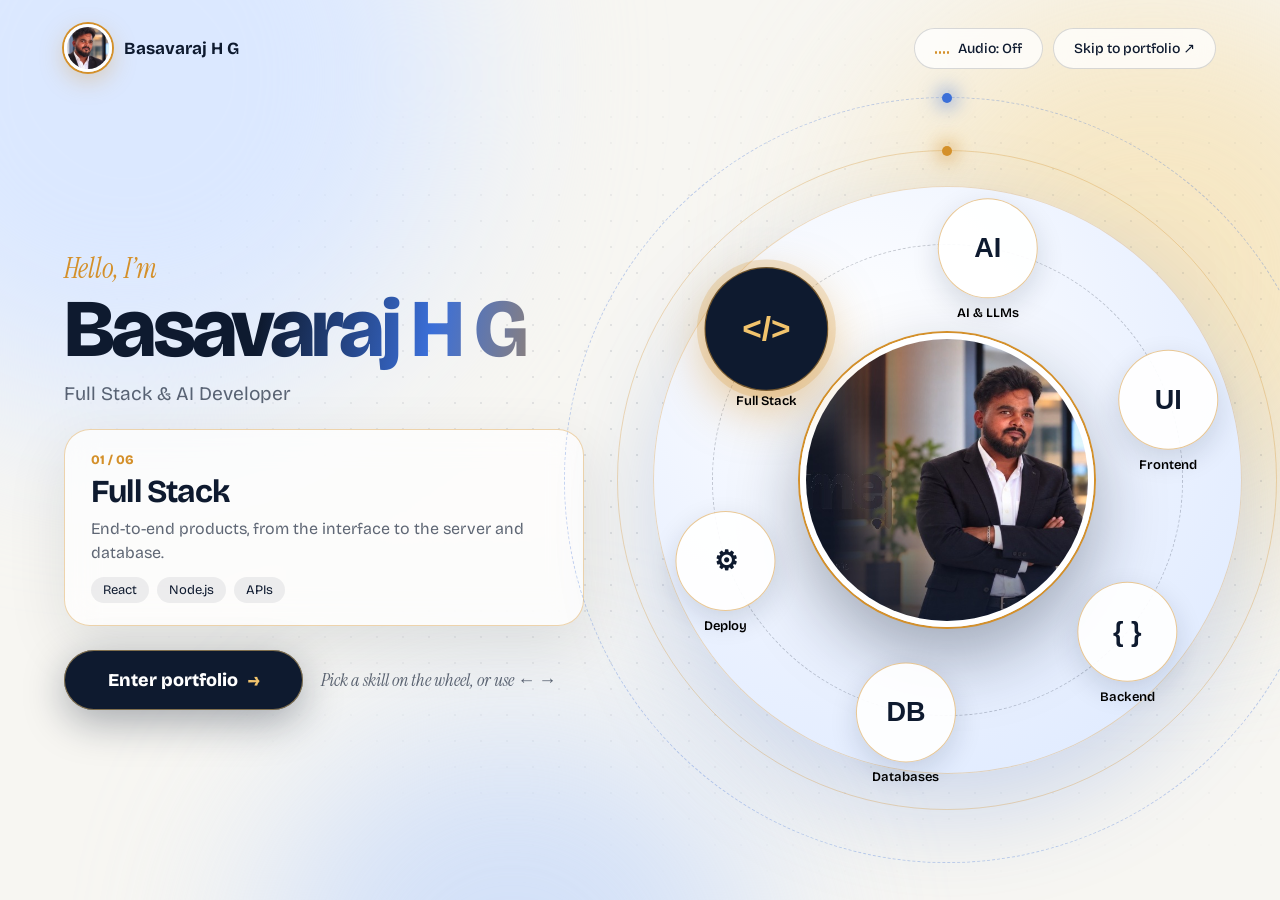
<file: index.html>
<!DOCTYPE html>
<html lang="en">
<head>
<meta charset="utf-8">
<meta name="viewport" content="width=device-width, initial-scale=1, viewport-fit=cover">
<title>Basavaraj H G · Full Stack &amp; AI Developer</title>
<link rel="preconnect" href="https://fonts.googleapis.com">
<link rel="preconnect" href="https://fonts.gstatic.com" crossorigin>
<link rel="stylesheet" href="https://fonts.googleapis.com/css2?family=Bricolage+Grotesque:opsz,wght@12..96,500;12..96,800&family=Instrument+Serif:ital@1&display=swap">
<style>
:root{color-scheme:light;--bg:#f7f6f2;--navy:#0e1a2f;--blue:#3b6fd8;--gold:#d4902a;--goldl:#f2c46d;--ice:#dbe8ff;--champ:#f6e3b8;--muted:rgba(14,26,47,.66);
--sans:"Bricolage Grotesque",system-ui,-apple-system,"Segoe UI",sans-serif;--serif:"Instrument Serif",Georgia,serif}
*{box-sizing:border-box;margin:0}
html,body{height:100%;height:100dvh;background:var(--bg);color:var(--navy);font-family:var(--sans);overflow:hidden}
.stage{position:relative;height:100%;height:100dvh;overflow:hidden;padding:env(safe-area-inset-top,0px) env(safe-area-inset-right,0px) env(safe-area-inset-bottom,0px) env(safe-area-inset-left,0px)}
.blobs i{position:absolute;border-radius:50%;filter:blur(90px);animation:drift 24s ease-in-out infinite alternate}
.blobs i:nth-child(1){width:52vmax;height:52vmax;left:-16vmax;top:-20vmax;background:var(--ice)}
.blobs i:nth-child(2){width:44vmax;height:44vmax;right:-12vmax;top:0;background:var(--champ);opacity:.8;animation-duration:29s}
.blobs i:nth-child(3){width:40vmax;height:40vmax;left:20vw;bottom:-26vmax;background:#c4d8fb;opacity:.7;animation-duration:32s}
@keyframes drift{to{transform:translate(7vw,5vh) scale(1.15)}}
.dots{position:absolute;inset:0;background-image:radial-gradient(rgba(14,26,47,.14) 1.2px,transparent 1.3px);background-size:26px 26px;-webkit-mask:radial-gradient(ellipse at 70% 50%,#000 5%,transparent 70%);mask:radial-gradient(ellipse at 70% 50%,#000 5%,transparent 70%)}
.bk{position:absolute;bottom:-80px;border-radius:50%;background:radial-gradient(circle,rgba(242,196,109,.6),transparent 70%);animation:rise linear infinite;pointer-events:none}
@keyframes rise{to{transform:translateY(-115vh)}}
header{position:absolute;z-index:6;left:0;right:0;top:env(safe-area-inset-top,0px);display:flex;justify-content:space-between;align-items:center;padding:24px clamp(18px,5vw,90px)}
.brand{display:flex;gap:12px;align-items:center}
.logo{width:48px;height:48px;border-radius:50%;object-fit:cover;border:3px solid #fff;box-shadow:0 0 0 2px var(--gold),0 8px 24px rgba(212,144,42,.35)}
.brand b{font-size:17px}
.actions{display:flex;gap:10px}
.pill{font:500 14px var(--sans);color:var(--navy);padding:11px 20px;border-radius:99px;cursor:pointer;text-decoration:none;display:inline-flex;gap:9px;align-items:center;background:rgba(255,255,255,.75);border:1px solid rgba(14,26,47,.16);backdrop-filter:blur(14px);-webkit-backdrop-filter:blur(14px);transition:border-color .2s,background .2s}
.pill:hover{background:#fff;border-color:var(--gold)}
.eq{display:inline-flex;gap:2px;align-items:flex-end;height:12px}.eq i{width:2px;height:3px;background:var(--gold);border-radius:2px}
.on .eq i{animation:eq .8s ease-in-out infinite alternate}.on .eq i:nth-child(2){animation-delay:.2s}.on .eq i:nth-child(3){animation-delay:.4s}.on .eq i:nth-child(4){animation-delay:.1s}
@keyframes eq{to{height:12px}}

.hero{position:absolute;inset:0;z-index:2;display:grid;grid-template-columns:minmax(0,1fr) minmax(0,1fr);align-items:center;gap:2vw;padding:90px clamp(18px,5vw,90px) 30px}
.hi{font:italic clamp(22px,2.2vw,30px) var(--serif);color:var(--gold)}
h1{font-weight:800;font-size:clamp(46px,6.4vw,100px);letter-spacing:-.045em;line-height:.94;margin:4px 0 10px;padding-bottom:.06em;background:linear-gradient(100deg,var(--navy) 35%,var(--blue) 65%,var(--gold));-webkit-background-clip:text;background-clip:text;color:transparent}
.role{font-size:clamp(16px,1.5vw,20px);color:var(--muted);margin-bottom:24px}
.card{max-width:520px;min-height:168px;padding:22px 26px;border-radius:26px;background:rgba(255,255,255,.7);border:1px solid rgba(212,144,42,.38);backdrop-filter:blur(16px);-webkit-backdrop-filter:blur(16px);box-shadow:0 20px 60px rgba(14,26,47,.1)}
.card .no{font:800 13px var(--sans);color:var(--gold)}
.card h2{font-size:clamp(24px,2.5vw,36px);letter-spacing:-.025em;margin:4px 0 6px}
.card p{color:var(--muted);line-height:1.5}
.tags{display:flex;gap:8px;flex-wrap:wrap;margin-top:12px}.tags span{font-size:13px;padding:5px 12px;border-radius:99px;background:rgba(14,26,47,.07)}
.card.sw>*{animation:sw .6s both}.card.sw>*:nth-child(2){animation-delay:.06s}.card.sw>*:nth-child(3){animation-delay:.12s}.card.sw>*:nth-child(4){animation-delay:.18s}
@keyframes sw{from{opacity:0;transform:translateY(12px)}}
.cta{margin-top:24px;display:flex;gap:18px;align-items:center;flex-wrap:wrap}
.enter{position:relative;overflow:hidden;font:800 18px var(--sans);color:#fff;border:0;cursor:pointer;padding:19px 44px;border-radius:99px;background:var(--navy);box-shadow:0 12px 40px rgba(14,26,47,.35),0 0 0 1px rgba(242,196,109,.5) inset;transition:transform .2s,box-shadow .3s}
.enter::before{content:"";position:absolute;inset:0;background:linear-gradient(110deg,transparent 30%,rgba(242,196,109,.5) 50%,transparent 70%);transform:translateX(-120%);animation:sheen 4s ease-in-out infinite}
@keyframes sheen{40%,100%{transform:translateX(120%)}}
.enter:hover{transform:translateY(-3px);box-shadow:0 0 0 7px rgba(212,144,42,.2),0 18px 56px rgba(212,144,42,.5)}
.enter span{display:inline-block;margin-left:10px;color:var(--goldl);transition:transform .25s}.enter:hover span{transform:translateX(6px)}
.hint{font:italic 18px var(--serif);color:var(--muted)}
.pill:focus-visible,.enter:focus-visible,.node:focus-visible .ni{outline:3px solid var(--blue);outline-offset:3px}

.wcol{display:grid;place-items:center}
.wheelwrap{--S:min(46vw,74vh);--ns:max(44px,calc(var(--S)*.17));position:relative;width:var(--S);aspect-ratio:1}
.disc{position:absolute;inset:0;border-radius:50%;background:radial-gradient(circle at 35% 28%,#fff,#eaf1ff 55%,var(--ice));box-shadow:inset 0 0 0 1px rgba(212,144,42,.3),0 40px 100px rgba(59,111,216,.22)}
.track{position:absolute;inset:10%;border-radius:50%;border:1px dashed rgba(14,26,47,.22)}
.o{position:absolute;border-radius:50%;animation:orb linear infinite}
.o::after{content:"";position:absolute;top:-5px;left:50%;width:10px;height:10px;margin-left:-5px;border-radius:50%;background:var(--gold);box-shadow:0 0 18px 5px rgba(212,144,42,.55)}
.o1{inset:-6%;border:1px solid rgba(212,144,42,.3);animation-duration:34s}
.o2{inset:-15%;border:1px dashed rgba(59,111,216,.3);animation-duration:60s;animation-direction:reverse}
.o2::after{background:var(--blue);box-shadow:0 0 18px 5px rgba(59,111,216,.5)}
@keyframes orb{to{transform:rotate(360deg)}}
.pulse{position:absolute;inset:25%;border-radius:50%;border:2px solid var(--gold);opacity:0;animation:pl 4s ease-out infinite}.pulse+.pulse{animation-delay:2s}
@keyframes pl{from{opacity:.55;transform:scale(1)}to{opacity:0;transform:scale(1.5)}}
.portrait{position:absolute;inset:25%;border-radius:50%;overflow:hidden;border:6px solid #fff;box-shadow:0 0 0 2px var(--gold),0 30px 70px rgba(14,26,47,.35);transition:transform .3s ease-out}
.portrait img{width:100%;height:100%;object-fit:cover;object-position:72% 20%}
.wheel{position:absolute;inset:0;transition:transform 1.1s cubic-bezier(.65,0,.25,1)}
.node{position:absolute;left:50%;top:50%;width:var(--ns);height:var(--ns);min-width:44px;min-height:44px;margin:calc(var(--ns)/-2) 0 0 calc(var(--ns)/-2);padding:0;border:0;background:none;cursor:pointer;transition:transform 1.1s cubic-bezier(.65,0,.25,1);touch-action:manipulation}
.ni{width:100%;height:100%;border-radius:50%;display:grid;place-items:center;font-weight:800;font-size:calc(var(--ns)*.27);color:var(--navy);background:rgba(255,255,255,.92);border:1px solid rgba(212,144,42,.5);box-shadow:0 10px 28px rgba(14,26,47,.14);transition:transform .45s,background .3s,color .3s,box-shadow .3s}
.node:hover .ni{transform:scale(1.1)}
.node.on .ni{transform:scale(1.24);background:var(--navy);color:var(--goldl);box-shadow:0 0 0 6px rgba(212,144,42,.22),0 14px 40px rgba(212,144,42,.5)}
.node em{position:absolute;top:100%;left:50%;transform:translateX(-50%);margin-top:7px;white-space:nowrap;font:600 13px var(--sans);font-style:normal}
.node.on em{margin-top:14px}

/* full-screen welcome */
.welcome{position:fixed;inset:0;z-index:30;overflow:hidden;background:var(--navy);pointer-events:none;clip-path:circle(0% at 50% 92%);transition:clip-path .9s cubic-bezier(.7,0,.2,1)}
.welcome.go{clip-path:circle(150% at 50% 92%);pointer-events:auto}
.wbg{position:absolute;inset:0;background-size:cover;background-position:right center;filter:blur(24px) brightness(.55);opacity:.6}
.wimg{position:absolute;inset:0;width:100%;height:100%;object-fit:cover;object-position:right center;opacity:0;transform-origin:75% 35%}
.go .wimg{animation:settle 2.8s .25s cubic-bezier(.2,.7,.2,1) forwards}
@keyframes settle{0%{opacity:0;transform:scale(1.12)}22%{opacity:1}100%{opacity:1;transform:scale(1)}}
.wshade{position:absolute;inset:0;background:linear-gradient(90deg,rgba(14,26,47,.96) 0%,rgba(14,26,47,.85) 30%,rgba(14,26,47,.4) 52%,transparent 72%),linear-gradient(0deg,rgba(14,26,47,.6) 0%,transparent 35%);pointer-events:none}
.wsweep{position:absolute;inset:0;background:linear-gradient(105deg,transparent 35%,rgba(242,196,109,.4) 50%,transparent 65%);transform:translateX(-110%)}
.go .wsweep{animation:sweep 1.3s .55s ease-in-out forwards}
@keyframes sweep{to{transform:translateX(110%)}}
.wtext{position:absolute;left:clamp(32px,8vw,120px);bottom:clamp(52px,16vh,160px);color:#fff;max-width:min(580px,50vw);z-index:2}
.wt{font-weight:800;font-size:clamp(54px,10.5vw,165px);letter-spacing:-.045em;line-height:.95;display:flex;overflow:hidden;padding-bottom:.1em}
.wt span{display:inline-block;transform:translateY(115%);opacity:0}
.go .wt span{animation:up .75s cubic-bezier(.2,.8,.2,1) forwards;animation-delay:calc(.8s + var(--i)*.06s)}
@keyframes up{to{transform:none;opacity:1}}
.wn{margin-top:14px;font-family:var(--serif);font-style:italic;font-size:clamp(28px,4.2vw,54px);color:var(--goldl);opacity:0;transform:translateY(14px);line-height:1.2}
.wr{margin-top:8px;font-size:clamp(15px,1.5vw,19px);color:rgba(255,255,255,.88);opacity:0;line-height:1.4}
.go .wn{animation:in .7s 1.35s forwards}.go .wr{animation:in .7s 1.55s forwards}
@keyframes in{to{opacity:1;transform:none}}
.wbar{margin-top:22px;width:min(70vw,280px);height:3px;border-radius:3px;background:rgba(212,144,42,.3);overflow:hidden;opacity:0}
.wbar i{display:block;height:100%;width:0;background:linear-gradient(90deg,var(--gold),var(--goldl))}
.go .wbar{animation:in .3s 1.3s forwards}
.go .wbar i{animation:fill 1.5s 1.3s linear forwards}
@keyframes fill{to{width:100%}}

@media (max-width: 900px), (max-width: 1024px) and (orientation: portrait){
  html,body{overflow:hidden !important;height:100% !important;height:100dvh !important;max-height:100dvh !important}
  .stage{height:100% !important;height:100dvh !important;max-height:100dvh !important;overflow:hidden !important;display:flex;flex-direction:column}
  
  /* Compact fixed header */
  header{position:relative;left:0;right:0;top:0;padding:max(10px,env(safe-area-inset-top,0px)) 16px 4px;display:flex;justify-content:space-between;align-items:center;flex-shrink:0}
  .brand{gap:10px}
  .logo{width:38px;height:38px}
  .brand b{font-size:15px}
  .actions .pill{padding:7px 14px;font-size:13px}
  .skip{display:none}

  /* Zero side & straight scrolling - properly fit to viewport */
  .hero{position:relative;inset:auto;flex:1;display:flex;flex-direction:column;justify-content:space-evenly;align-items:center;padding:2px 14px max(8px,env(safe-area-inset-bottom,0px));overflow:hidden !important;gap:0;width:100%;max-width:100vw;box-sizing:border-box}
  
  /* Wheel on top - perfectly proportioned */
  .wcol{order:-1;padding:0;display:grid;place-items:center;flex-shrink:0}
  .wheelwrap{--S:min(48vw,23vh,205px);--ns:max(44px,calc(var(--S)*.17));width:var(--S);height:var(--S);aspect-ratio:1}
  .node em{font-size:11px}

  /* Content section below wheel */
  .hero>section:not(.wcol){display:flex;flex-direction:column;align-items:center;text-align:center;width:100%;max-width:min(460px,92vw);margin:0 auto;flex-shrink:1}
  .hi{font-size:clamp(14px,3.2vw,17px);margin:0;line-height:1.1}
  h1{font-size:clamp(24px,6.2vw,36px);margin:1px 0 2px;line-height:1;padding-bottom:0;letter-spacing:-.03em}
  .role{font-size:clamp(12px,2.9vw,14px);margin-bottom:6px;line-height:1.2}
  
  /* Glass card fitted */
  .card{width:100%;max-width:100%;padding:8px 14px;min-height:0;border-radius:16px;box-shadow:0 10px 30px rgba(14,26,47,.08)}
  .card .no{font-size:11px;margin-bottom:1px}
  .card h2{font-size:clamp(16px,4vw,20px);margin:1px 0;line-height:1.15}
  .card p{font-size:clamp(11.5px,2.7vw,13px);line-height:1.3;display:-webkit-box;-webkit-line-clamp:2;-webkit-box-orient:vertical;overflow:hidden;margin:0}
  .tags{margin-top:4px;gap:4px;justify-content:center}
  .tags span{font-size:10.5px;padding:2px 7px}

  /* Align Enter portfolio and hint text in the middle (mid) */
  .cta{display:flex;flex-direction:column;align-items:center;justify-content:center;text-align:center;width:100%;margin-top:8px;gap:6px}
  .enter{margin:0 auto;display:inline-flex;align-items:center;justify-content:center;padding:11px 30px;font-size:15px;box-shadow:0 8px 25px rgba(14,26,47,.28)}
  .hint{text-align:center;margin:0 auto;display:block;width:100%;font-size:12px}

  /* Fixed mobile welcome overlay image fit */
  .wbg{position:absolute;inset:0;background-size:cover;background-position:72% 10%;filter:blur(24px) brightness(.55);opacity:.6}
  .wimg{position:absolute;top:0;left:0;right:0;width:100%;height:58%;height:58dvh;object-fit:cover;object-position:72% 8%;-webkit-mask-image:linear-gradient(180deg,#000 60%,transparent 100%);mask-image:linear-gradient(180deg,#000 60%,transparent 100%);opacity:0}
  .wshade{position:absolute;inset:0;background:linear-gradient(0deg,#0e1a2f 0%,#0e1a2f 40%,rgba(14,26,47,.85) 58%,transparent 78%);pointer-events:none}
  .wtext{position:absolute;left:20px;right:20px;bottom:max(4vh,22px);max-width:calc(100% - 40px);z-index:2;text-align:left}
  .wt{font-size:clamp(38px,11vw,56px);line-height:.95;padding-bottom:.05em}
  .wn{font-size:clamp(22px,5.8vw,30px);margin-top:6px;color:var(--goldl);line-height:1.2}
  .wr{font-size:clamp(12.5px,3.4vw,15px);margin-top:5px;color:rgba(255,255,255,.88);line-height:1.35}
  .wbar{margin-top:14px;width:min(72vw,220px);height:3px}
}

@media (max-height: 500px) and (orientation: landscape) {
  .hero{grid-template-columns:minmax(0,1.2fr) minmax(0,0.8fr);padding-top:60px;align-content:center;gap:12px}
  .wcol{order:0;padding:0}.wheelwrap{--S:min(44vw,68vh)}
  .card{min-height:0;padding:12px 18px}
  .card h2{font-size:clamp(18px,2vw,24px)}
  .role{margin-bottom:10px}
  .cta{margin-top:12px}
  .wimg{inset:0;width:100%;height:100%;object-fit:cover;object-position:right center}
  .wshade{background:linear-gradient(90deg,rgba(14,26,47,.95) 0%,rgba(14,26,47,.65) 45%,transparent 75%)}
  .wtext{bottom:20px;left:clamp(20px,5vw,60px);max-width:50vw}
  .wt{font-size:clamp(36px,8vw,56px)}
  .wn{font-size:22px;margin-top:4px}
  .wr{font-size:13px;margin-top:2px}
  .wbar{margin-top:12px}
}

@media(prefers-reduced-motion:reduce){
  .blobs i,.enter::before,.o,.pulse,.bk{animation:none}
  .welcome{transition:none}
  .welcome.go{clip-path:none}
  .go .wimg{animation:none;opacity:1;transform:none}
  .go .wsweep{animation:none;display:none}
  .go .wt span{animation:none;transform:none;opacity:1}
  .go .wn,.go .wr,.go .wbar{animation:none;opacity:1;transform:none}
  .go .wbar i{animation:fill 1.5s linear forwards}
}
</style>
</head>
<body>
<div class="stage">
  <div class="blobs" aria-hidden="true"><i></i><i></i><i></i></div>
  <div class="dots" aria-hidden="true"></div>
  <div id="bks" aria-hidden="true"></div>

  <header>
    <div class="brand"><img class="logo" id="face" alt="Basavaraj H G"><b>Basavaraj H G</b></div>
    <div class="actions">
      <button class="pill" id="audio" type="button"><span class="eq"><i></i><i></i><i></i><i></i></span><span id="al">Audio: Off</span></button>
      <a class="pill skip" id="skip" href="portfolio.html">Skip to portfolio ↗</a>
    </div>
  </header>

  <main class="hero">
    <section>
      <p class="hi">Hello, I’m</p>
      <h1>Basavaraj H G</h1>
      <p class="role">Full Stack &amp; AI Developer</p>
      <div class="card" id="card"><div class="no"></div><h2></h2><p></p><div class="tags"></div></div>
      <div class="cta">
        <button class="enter" id="enter" type="button">Enter portfolio<span>→</span></button>
        <span class="hint">Pick a skill on the wheel, or use ← →</span>
      </div>
    </section>
    <section class="wcol">
      <div class="wheelwrap" id="ww">
        <div class="disc"></div><div class="o o1"></div><div class="o o2"></div><div class="track"></div>
        <div class="pulse"></div><div class="pulse"></div>
        <div class="portrait" id="portrait"><img id="pimg" alt="Basavaraj H G"></div>
        <div class="wheel" id="wheel"></div>
      </div>
    </section>
  </main>
</div>

<div class="welcome" id="welcome" aria-live="polite">
  <div class="wbg" id="wbg"></div>
  <img class="wimg" id="wimg" alt="Basavaraj H G">
  <div class="wshade"></div>
  <div class="wsweep"></div>
  <div class="wtext">
    <div class="wt" id="wt" aria-label="Welcome"></div>
    <p class="wn">I’m Basavaraj H G</p>
    <p class="wr">Full Stack &amp; AI Developer · taking you to my portfolio</p>
    <div class="wbar"><i></i></div>
  </div>
</div>

<script>
(function(){
/* ===== Set these two ===== */
var PORTFOLIO_URL='portfolio.html';   // put your real portfolio link here
var REDIRECT_MS=2800;             // 2 to 3 seconds after clicking Enter
/* ========================= */
var PHOTO='images/photo.jpg',FACE='images/face.jpg';
document.getElementById('face').src=FACE;document.getElementById('pimg').src=PHOTO;
document.getElementById('wimg').src=PHOTO;document.getElementById('wbg').style.backgroundImage='url('+PHOTO+')';
document.getElementById('skip').href=PORTFOLIO_URL;

var items=[
 {k:'</>',t:'Full Stack',d:'End-to-end products, from the interface to the server and database.',g:['React','Node.js','APIs']},
 {k:'AI',t:'AI & LLMs',d:'Features powered by language models, from smart search to assistants.',g:['LLMs','RAG','Python']},
 {k:'UI',t:'Frontend',d:'Fast, responsive interfaces with careful detail and motion.',g:['React','TypeScript','CSS']},
 {k:'{ }',t:'Backend',d:'Reliable services and clean architecture that scale with the product.',g:['Node.js','Python','REST']},
 {k:'DB',t:'Databases',d:'Data models and queries designed to stay quick as the data grows.',g:['SQL','Schemas','Indexing']},
 {k:'⚙',t:'Deploy',d:'Shipping and running apps smoothly with containers and automation.',g:['Docker','CI/CD','Cloud']}
];
var wheel=document.getElementById('wheel'),ww=document.getElementById('ww'),card=document.getElementById('card'),nodes=[],sel=0,rot=0,auto,n=items.length,ANG=-50;
items.forEach(function(it,i){var b=document.createElement('button');b.className='node';b.type='button';b.setAttribute('aria-label',it.t);
  b.innerHTML='<div class="ni">'+it.k.replace('<','&lt;').replace('>','&gt;')+'</div><em>'+it.t+'</em>';
  b.addEventListener('click',function(){pick(i,true)});wheel.appendChild(b);nodes.push(b)});
function place(){var R=ww.clientWidth*.4;nodes.forEach(function(b,i){var a=i*360/n;b.style.transform='rotate('+a+'deg) translateY('+(-R)+'px) rotate('+(-(a+rot))+'deg)'})}
function pick(i,user){
  sel=(i+n)%n;var want=ANG-sel*360/n,delta=((want-rot)%360+540)%360-180;rot+=delta;
  wheel.style.transform='rotate('+rot+'deg)';place();
  nodes.forEach(function(b,j){b.classList.toggle('on',j===sel)});
  var it=items[sel];card.classList.remove('sw');void card.offsetWidth;
  card.querySelector('.no').textContent=('0'+(sel+1)).slice(-2)+' / 0'+n;
  card.querySelector('h2').textContent=it.t;card.querySelector('p').textContent=it.d;
  card.querySelector('.tags').innerHTML=it.g.map(function(x){return '<span>'+x+'</span>'}).join('');
  card.classList.add('sw');
  if(user){clearInterval(auto);if(!matchMedia('(prefers-reduced-motion:reduce)').matches)auto=setInterval(function(){pick(sel+1)},4200)}
}
addEventListener('resize',place);
window.addEventListener('orientationchange',function(){setTimeout(place,100)});
addEventListener('keydown',function(e){if(e.key==='ArrowRight')pick(sel+1,true);if(e.key==='ArrowLeft')pick(sel-1,true)});
wheel.style.transition='none';place();void wheel.offsetWidth;wheel.style.transition='';
pick(0,true);
requestAnimationFrame(place);
addEventListener('pointermove',function(e){var x=e.clientX/innerWidth*2-1,y=e.clientY/innerHeight*2-1;document.getElementById('portrait').style.transform='translate('+x*10+'px,'+y*8+'px)'});

var bk=document.getElementById('bks');
for(var i=0;i<14;i++){var d=document.createElement('div'),s=14+Math.random()*50;d.className='bk';d.style.cssText='left:'+Math.random()*100+'%;width:'+s+'px;height:'+s+'px;opacity:'+(.25+Math.random()*.4)+';animation-duration:'+(18+Math.random()*22)+'s;animation-delay:'+(-Math.random()*30)+'s';bk.appendChild(d)}

var wt=document.getElementById('wt');'Welcome'.split('').forEach(function(ch,i){var s=document.createElement('span');s.textContent=ch;s.style.setProperty('--i',i);wt.appendChild(s)});
var entered=false;
document.getElementById('enter').addEventListener('click',function(){
  if(entered)return;entered=true;clearInterval(auto);
  document.getElementById('welcome').classList.add('go');
  setTimeout(function(){window.location.href=PORTFOLIO_URL},REDIRECT_MS);
});

var ac,osc=[],mg,on=false,btn=document.getElementById('audio');
btn.addEventListener('click',function(){
  on=!on;btn.classList.toggle('on',on);document.getElementById('al').textContent='Audio: '+(on?'On':'Off');
  try{
    if(on){ac=ac||new (window.AudioContext||window.webkitAudioContext)();ac.resume();mg=ac.createGain();mg.gain.value=0;mg.connect(ac.destination);mg.gain.linearRampToValueAtTime(.05,ac.currentTime+2);
      [130.8,196,261.6,392].forEach(function(f){var o=ac.createOscillator();o.frequency.value=f;o.detune.value=Math.random()*10-5;o.connect(mg);o.start();osc.push(o)})}
    else if(mg){mg.gain.linearRampToValueAtTime(0,ac.currentTime+.6);var q=osc;osc=[];setTimeout(function(){q.forEach(function(o){o.stop()})},700)}
  }catch(e){}
});
})();
</script>
</body>
</html>
</file>
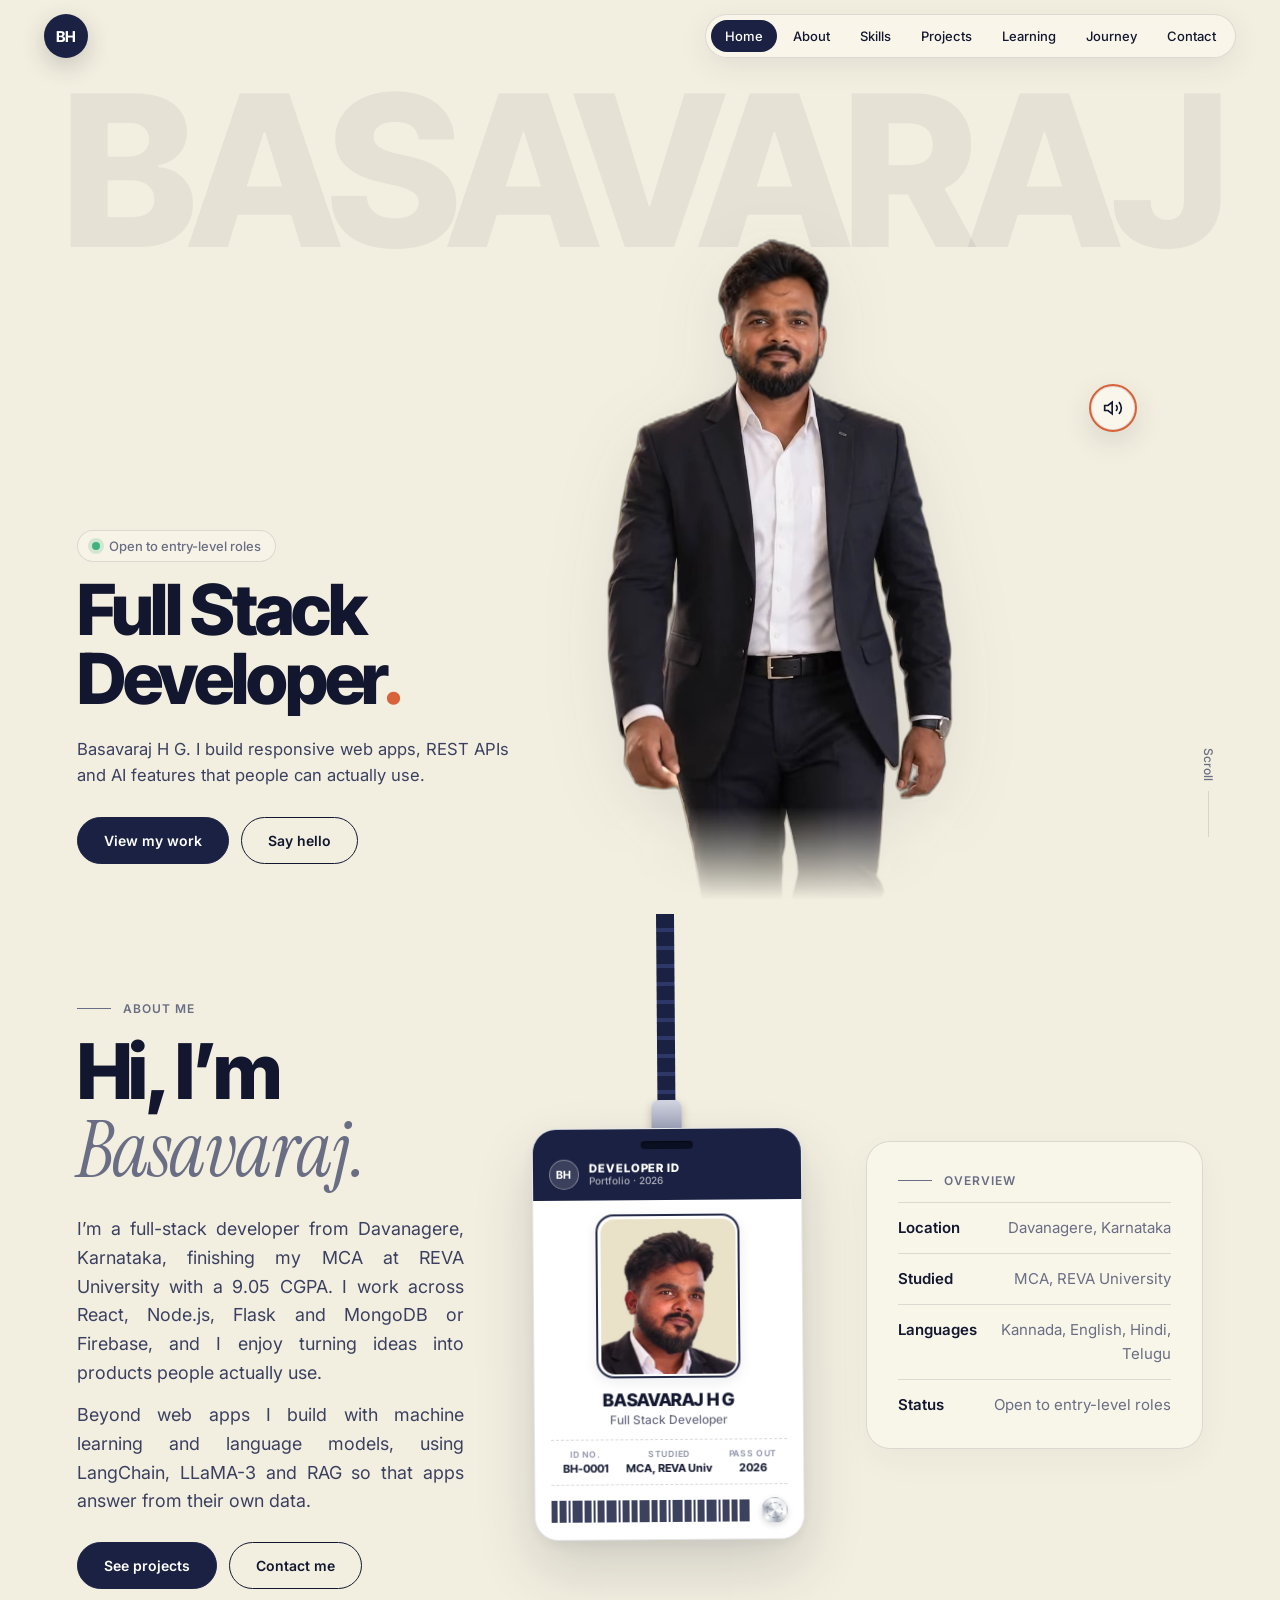
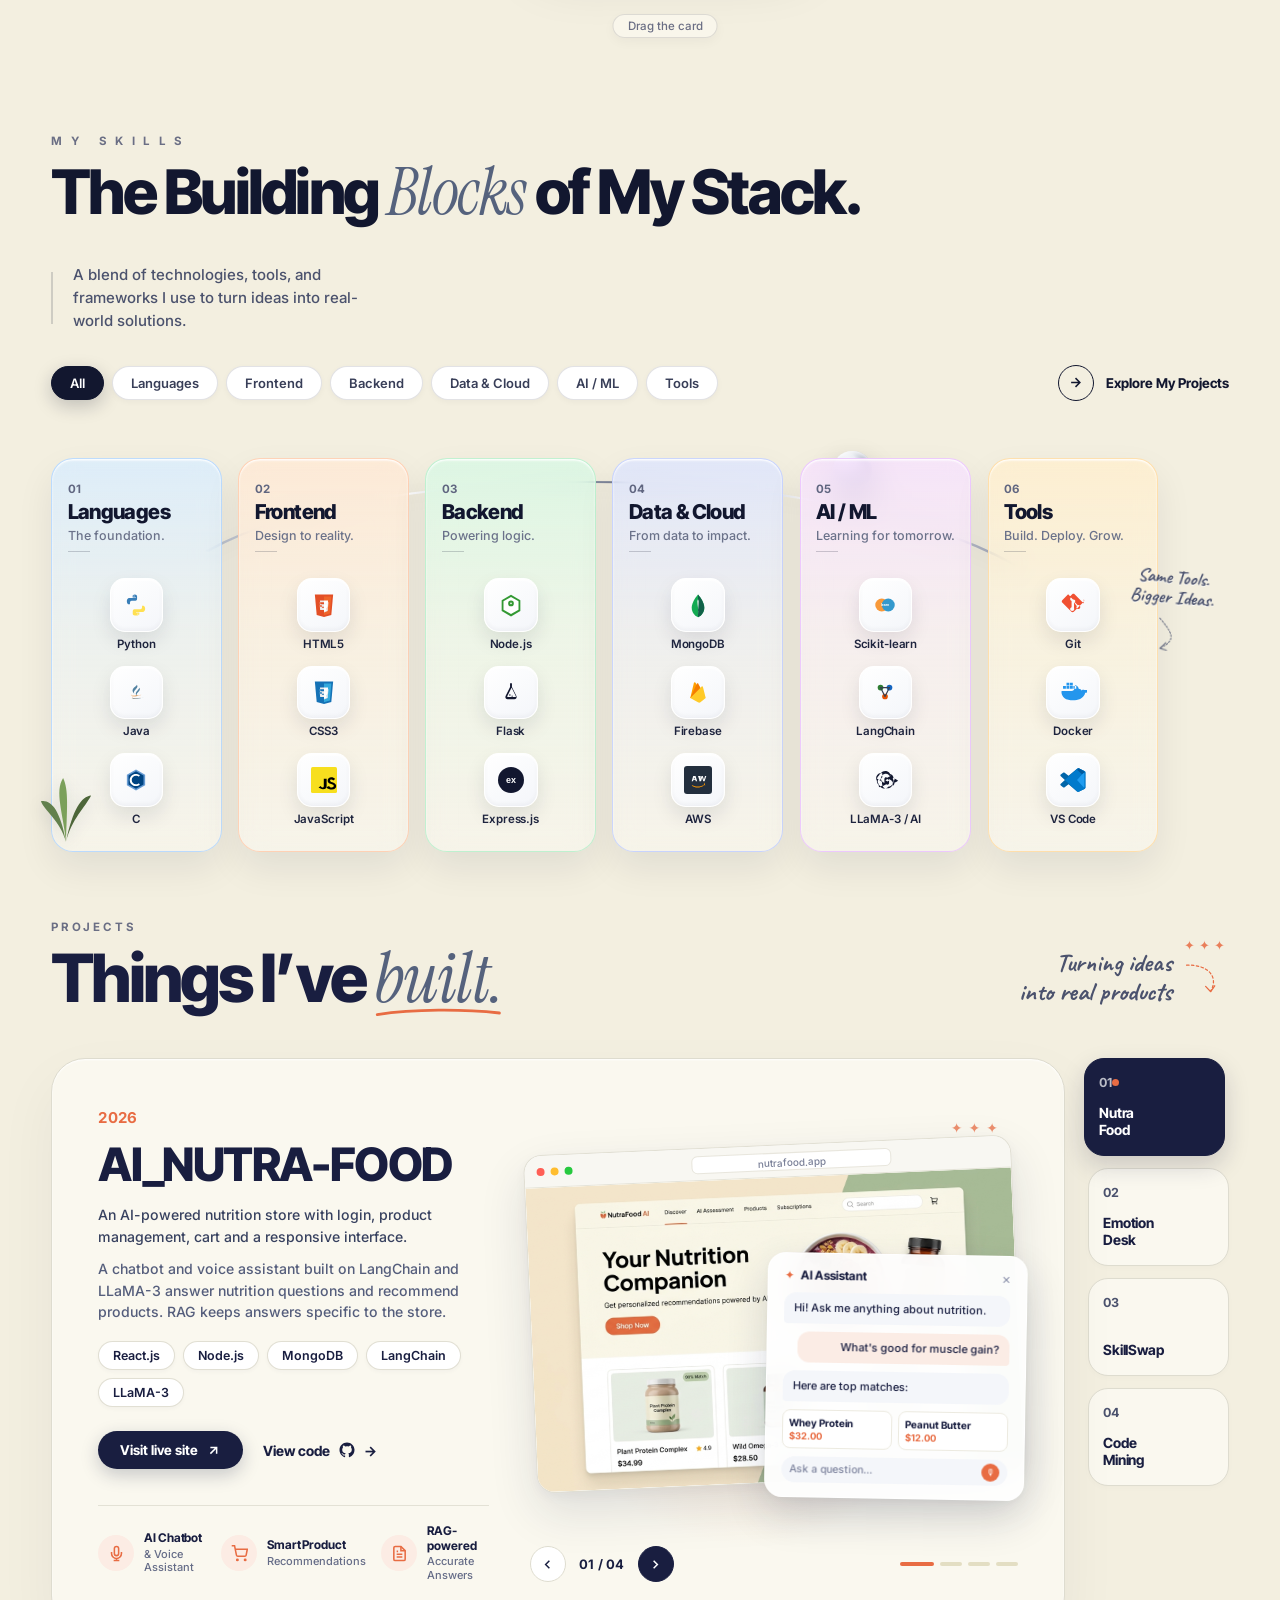
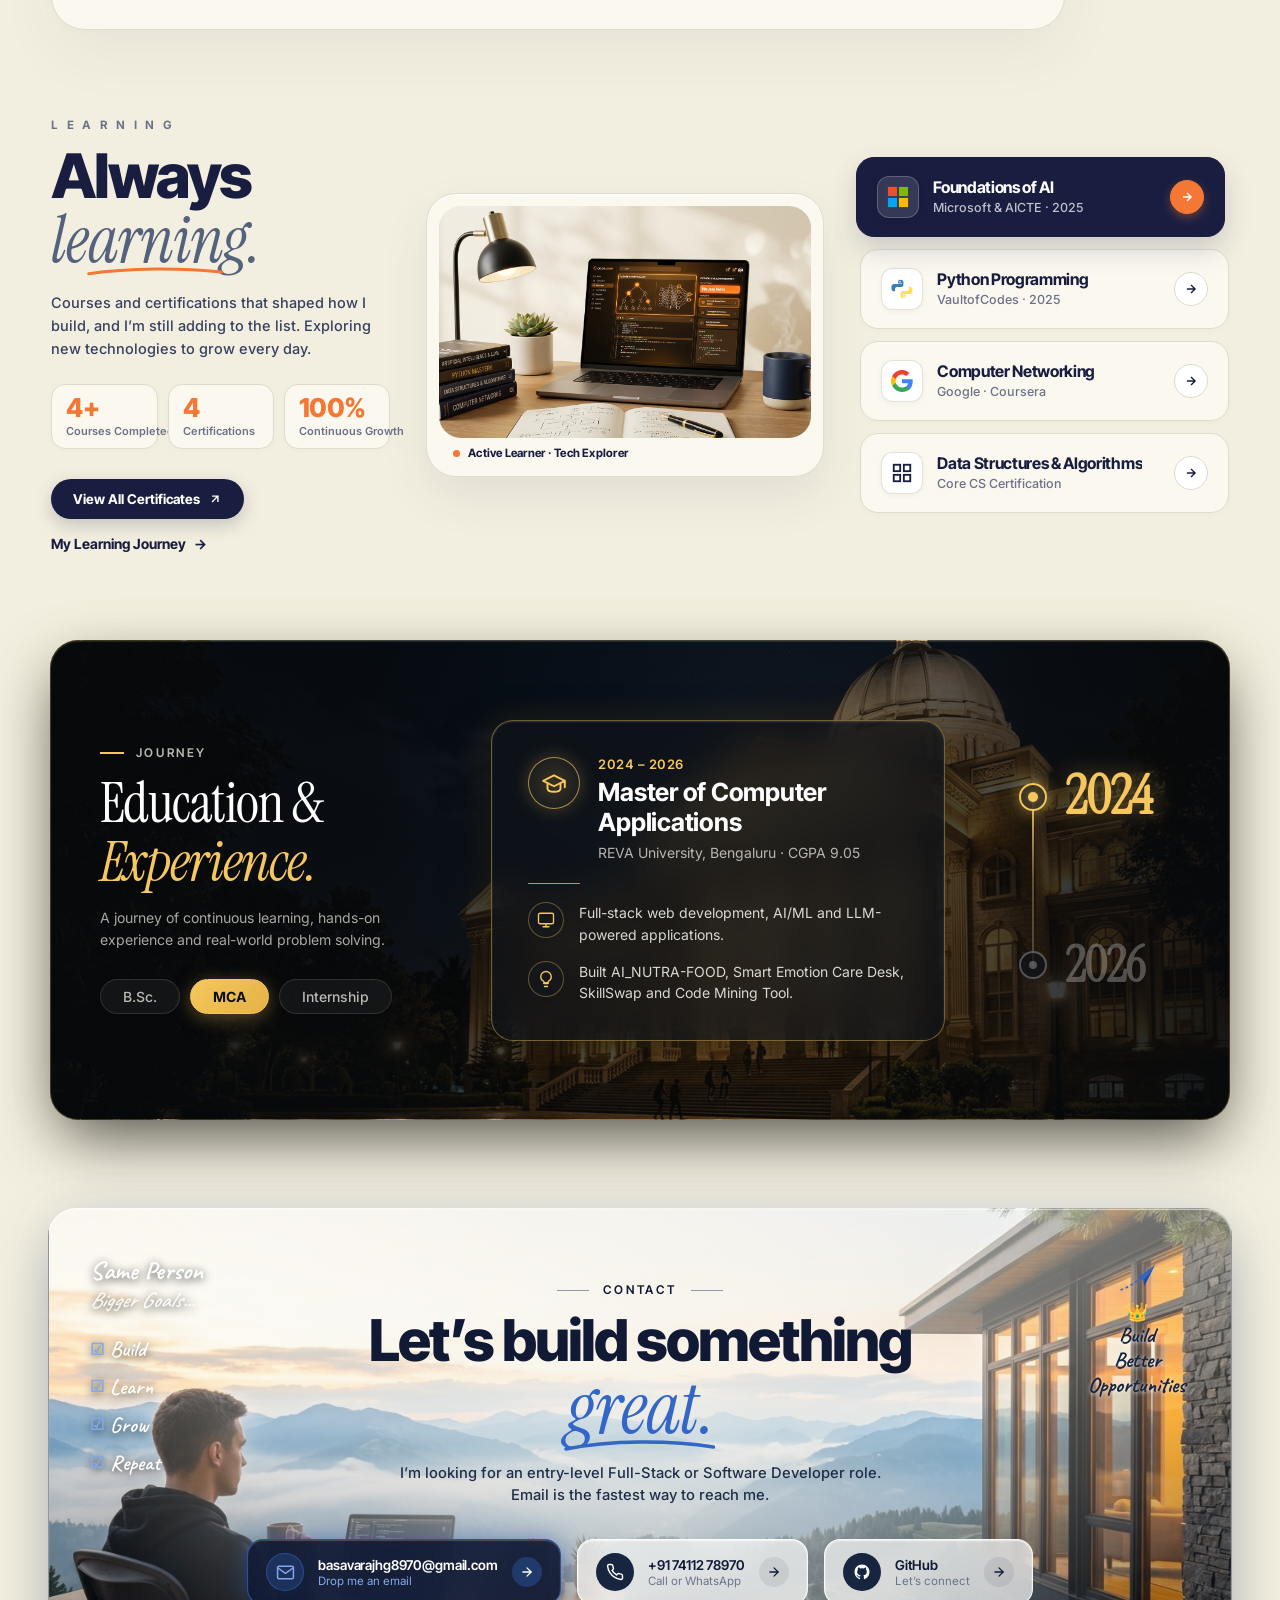
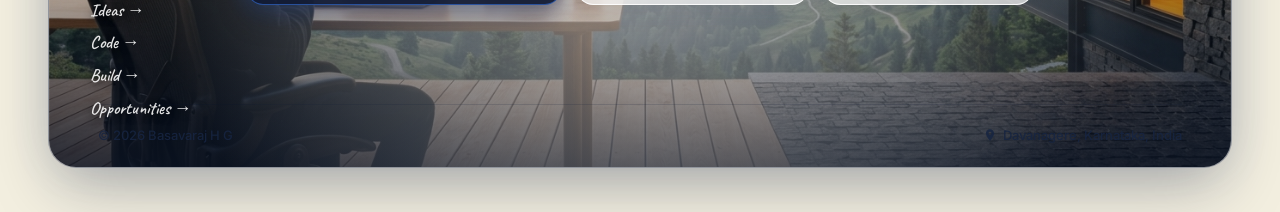
<file: portfolio.html>
<!DOCTYPE html>
<html lang="en">
<head>
<script>
(function(){
  try {
    var nav = (window.performance && performance.getEntriesByType) ? performance.getEntriesByType('navigation')[0] : null;
    var isReload = (nav && nav.type === 'reload') || (window.performance && performance.navigation && performance.navigation.type === 1);
    if (isReload) {
      window.location.replace('index.html');
    }
  } catch(e){}
})();
</script>
<meta charset="utf-8">
<meta name="viewport" content="width=device-width, initial-scale=1, viewport-fit=cover">
<title>Basavaraj H G · Full Stack Developer</title>
<link rel="preconnect" href="https://fonts.googleapis.com">
<link rel="preconnect" href="https://fonts.gstatic.com" crossorigin>
<link href="https://fonts.googleapis.com/css2?family=Inter+Tight:wght@500;600;700;800&family=Inter:wght@400;500;600&family=Instrument+Serif:ital@0;1&family=Caveat:wght@600;700&family=Bricolage+Grotesque:opsz,wght@12..96,500;12..96,800&display=swap" rel="stylesheet">
<link rel="stylesheet" href="styles.css">
</head>
<body class="ld">


<header class="nav"><a class="logo" href="index.html" id="logoIntroBtn" aria-label="Replay intro video" title="Replay intro video">BH</a>
<nav class="pill" id="pill"><a href="#top">Home</a><a href="#about">About</a><a href="#stack">Skills</a><a href="#work">Projects</a><a href="#learn">Learning</a><a href="#journey">Journey</a><a href="#contact">Contact</a><i></i></nav></header>

<main>
<section class="hero" id="top">
  <div class="ghost" id="ghost" aria-hidden="true">BASAVARA<span id="ghost-j" class="ghost-j">J</span></div>
  <video class="person" id="person-vid" autoplay loop muted playsinline aria-label="Basavaraj character introduction video">
    <source src="assets/hero-video-cutout.webm" type="video/webm">
    <source src="assets/hero-video-cutout.mp4" type="video/mp4">
  </video>
  <div class="char-vid-ctrls closed" id="vidCtrls">
    <button class="dot-btn" id="dotBtn" type="button" aria-label="Play intro video with sound" title="Play with audio">
      <svg viewBox="0 0 24 24" fill="none" stroke="currentColor" stroke-width="2"><path d="M11 5L6 9H2v6h4l5 4V5z"/><path d="M19.07 4.93a10 10 0 0 1 0 14.14M15.54 8.46a5 5 0 0 1 0 7.07"/></svg>
    </button>
    <div class="ctrls-expanded">
      <button class="vid-btn" id="vidPlayBtn" type="button" aria-label="Play / Pause">
        <svg class="icon-play" viewBox="0 0 24 24" fill="currentColor" style="display:none"><path d="M8 5v14l11-7z"/></svg>
        <svg class="icon-pause" viewBox="0 0 24 24" fill="currentColor"><path d="M6 19h4V5H6v14zm8-14v14h4V5h-4z"/></svg>
      </button>
      <button class="vid-btn on" id="sndBtn" type="button" aria-label="Toggle sound">
        <svg class="icon-mute" viewBox="0 0 24 24" fill="none" stroke="currentColor" stroke-width="2" style="display:none"><path d="M11 5L6 9H2v6h4l5 4V5z"/><line x1="23" y1="9" x2="17" y2="15"/><line x1="17" y1="9" x2="23" y2="15"/></svg>
        <svg class="icon-sound" viewBox="0 0 24 24" fill="none" stroke="currentColor" stroke-width="2"><path d="M11 5L6 9H2v6h4l5 4V5z"/><path d="M19.07 4.93a10 10 0 0 1 0 14.14M15.54 8.46a5 5 0 0 1 0 7.07"/></svg>
      </button>
      <span class="vid-label">Basavaraj · Intro</span>
      <button class="vid-close-btn" id="vidCloseBtn" type="button" aria-label="Close controls" title="Minimize">
        <svg viewBox="0 0 24 24" fill="none" stroke="currentColor" stroke-width="2.5"><line x1="18" y1="6" x2="6" y2="18"/><line x1="6" y1="6" x2="18" y2="18"/></svg>
      </button>
    </div>
  </div>
  <div class="copy">
    <div class="tag">Open to entry-level roles</div>
    <h1 aria-label="Full Stack Developer."><span class="ln"><span>Full Stack</span></span><span class="ln"><span>Developer<i>.</i></span></span></h1>
    <p class="sub">Basavaraj H G. I build responsive web apps, REST APIs and AI features that people can actually use.</p>
    <div class="acts"><a class="btn" href="#work">View my work</a><a class="btn o" href="#contact">Say hello</a></div>
  </div>
  <div class="scrl" aria-hidden="true">Scroll<i></i></div>
</section>

<section class="sec" id="about">
  <div class="abt">
    <div class="abt-story rv">
      <div class="eb">About me</div>
      <h2>Hi, I’m <em>Basavaraj.</em></h2>
      <p class="lead">I’m a full-stack developer from Davanagere, Karnataka, finishing my MCA at REVA University with a 9.05 CGPA. I work across React, Node.js, Flask and MongoDB or Firebase, and I enjoy turning ideas into products people actually use.</p>
      <p class="lead">Beyond web apps I build with machine learning and language models, using LangChain, LLaMA-3 and RAG so that apps answer from their own data.</p>
      <div class="acts" style="opacity:1;transform:none;margin-top:26px"><a class="btn" href="#work">See projects</a><a class="btn o" href="#contact">Contact me</a></div>
    </div>
    <div class="lan rv" id="lan">
      <div class="pend" id="pend"><div class="strap"></div><div class="clip"></div>
        <div class="idc" id="idc">
          <div class="idc-hdr">
            <div class="hole"></div>
            <div class="idc-hdr-row">
              <div class="idc-logo">BH</div>
              <div class="idc-hdr-text">
                <span class="idc-hdr-title">DEVELOPER ID</span>
                <span class="idc-hdr-sub">Portfolio · 2026</span>
              </div>
            </div>
          </div>
          <div class="idc-body">
            <div class="ph-wrap"><div class="ph"></div></div>
            <div class="nm">Basavaraj H G</div>
            <div class="rl">Full Stack Developer</div>
            <div class="idc-meta">
              <div><span class="idc-lbl">ID NO.</span><span class="idc-val">BH-0001</span></div>
              <div><span class="idc-lbl">STUDIED</span><span class="idc-val">MCA, REVA Univ</span></div>
              <div><span class="idc-lbl">PASS OUT</span><span class="idc-val">2026</span></div>
            </div>
            <div class="idc-ft">
              <div class="bar" aria-hidden="true"><i></i><i></i><i></i><i></i><i></i><i></i><i></i><i></i><i></i><i></i><i></i><i></i><i></i><i></i><i></i><i></i><i></i><i></i><i></i><i></i><i></i><i></i><i></i><i></i></div>
              <div class="idc-seal" title="Verified Portfolio 2026" aria-hidden="true"></div>
            </div>
          </div>
        </div>
      </div>
      <div class="hint">Drag the card</div>
    </div>
    <div class="abt-facts rv">
      <div class="eb">Overview</div>
      <div class="facts">
        <div><b>Location</b><span>Davanagere, Karnataka</span></div>
        <div><b>Studied</b><span>MCA, REVA University</span></div>
        <div><b>Languages</b><span>Kannada, English, Hindi, Telugu</span></div>
        <div><b>Status</b><span>Open to entry-level roles</span></div>
      </div>
    </div>
  </div>
</section>

<section class="sec sec-stack" id="stack">
  <!-- 1. Section Header (Stats removed per user request) -->
  <div class="stack-header-row rv">
    <div class="stack-title-col">
      <div class="stack-eyebrow">M Y &nbsp; S K I L L S</div>
      <h2 class="stack-main-title">The Building <em>Blocks</em> of My Stack.</h2>
    </div>
    <div class="stack-desc-col">
      <div class="stack-desc-divider"></div>
      <p class="stack-desc-text">A blend of technologies, tools, and frameworks I use to turn ideas into real-world solutions.</p>
    </div>
  </div>

  <!-- 2. Filter Buttons Row ON TOP of the 3D boxes per user request -->
  <div class="stack-top-controls rv">
    <div class="stack-chips-group" id="stackChipsGroup" role="tablist" aria-label="Filter skill categories">
      <button class="s-chip on" type="button" data-filter="All" role="tab" aria-selected="true">All</button>
      <button class="s-chip" type="button" data-filter="Languages" role="tab" aria-selected="false">Languages</button>
      <button class="s-chip" type="button" data-filter="Frontend" role="tab" aria-selected="false">Frontend</button>
      <button class="s-chip" type="button" data-filter="Backend" role="tab" aria-selected="false">Backend</button>
      <button class="s-chip" type="button" data-filter="Data & Cloud" role="tab" aria-selected="false">Data &amp; Cloud</button>
      <button class="s-chip" type="button" data-filter="AI / ML" role="tab" aria-selected="false">AI / ML</button>
      <button class="s-chip" type="button" data-filter="Tools" role="tab" aria-selected="false">Tools</button>
    </div>
    <a class="stack-explore-btn" href="#work">
      <span class="explore-circle">
        <svg viewBox="0 0 24 24" fill="none" stroke="currentColor" stroke-width="2.4"><path d="M5 12h14M12 5l7 7-7 7"/></svg>
      </span>
      <span>Explore My Projects</span>
    </a>
  </div>

  <!-- 3. Pure Code 3D Podium Stage (No Image) -->
  <div class="stack-podium-stage rv" id="stackStage">
    <!-- Chrome Arch Rail & Rolling Sphere -->
    <div class="podium-chrome-arch" aria-hidden="true">
      <svg class="arch-wire-svg" viewBox="0 0 1000 240" preserveAspectRatio="none">
        <defs>
          <linearGradient id="chromeRail" x1="0%" y1="0%" x2="100%" y2="0%">
            <stop offset="0%" stop-color="#b8bec9"/>
            <stop offset="25%" stop-color="#ffffff"/>
            <stop offset="50%" stop-color="#7a8296"/>
            <stop offset="75%" stop-color="#ffffff"/>
            <stop offset="100%" stop-color="#9da3b4"/>
          </linearGradient>
        </defs>
        <path d="M 120 195 C 260 45, 660 22, 850 220" stroke="url(#chromeRail)" stroke-width="3.5" fill="none" stroke-linecap="round"/>
      </svg>
      <div class="chrome-sphere" title="Balancing logic &amp; creativity"></div>
    </div>

    <!-- Foliage on Left Marble Base -->
    <div class="podium-foliage" aria-hidden="true">
      <svg viewBox="0 0 60 70" fill="none">
        <path d="M 30 70 C 24 48, 8 38, 4 28 C 14 26, 24 36, 30 70 Z" fill="#62804d"/>
        <path d="M 30 70 C 36 46, 50 34, 56 22 C 46 23, 37 36, 30 70 Z" fill="#4d6639"/>
        <path d="M 30 70 C 27 40, 18 18, 27 4 C 33 16, 31 36, 30 70 Z" fill="#7ba05b"/>
      </svg>
    </div>

    <!-- Handwritten Calligraphy on Right (positioned safely to not overlap icons) -->
    <div class="podium-handwritten" aria-hidden="true">
      <div class="hw-text">Same Tools.<br>Bigger Ideas.</div>
      <svg class="hw-arrow" viewBox="0 0 50 60" fill="none">
        <path d="M 10 10 C 28 28, 40 40, 15 54" stroke="#5a6078" stroke-width="1.6" stroke-linecap="round" stroke-dasharray="2.5 2.5"/>
        <path d="M 22 46 L 14 55 L 24 57" stroke="#5a6078" stroke-width="1.6" stroke-linecap="round" stroke-linejoin="round"/>
      </svg>
    </div>

    <!-- 6 Stepped Columns Grid -->
    <div class="podium-columns-grid" id="podiumGrid">
      
      <!-- 01 LANGUAGES -->
      <div class="podium-col col-lang" data-cat="Languages" tabindex="0" role="button" aria-label="Category: Languages">
        <div class="stack-slab">
          <div class="slab-head">
            <span class="slab-num">01</span>
            <h3 class="slab-title">Languages</h3>
            <span class="slab-sub">The foundation.</span>
            <i class="slab-dash"></i>
          </div>
          <div class="slab-cubes">
            <!-- Python -->
            <div class="tech-item" title="Python">
              <div class="cube-box">
                <svg viewBox="0 0 128 128" width="28" height="28">
                  <path fill="#387EB8" d="M63.5 15.5c-15.8 0-14.8 6.9-14.8 6.9l.02 7.1h15.1v2.1H32.4s-10.2 1.2-10.2 14.8c0 13.7 8.9 14.2 8.9 14.2h5.3v-7.4s-.3-8.9 8.8-8.9h15.2s8.5.1 8.5-8.3v-12s1.3-8.4-15.4-8.4zm-8.3 4.5a2.7 2.7 0 1 1 0 5.4 2.7 2.7 0 0 1 0-5.4z"/>
                  <path fill="#FFE052" d="M64.5 112.5c15.8 0 14.8-6.9 14.8-6.9l-.02-7.1H64.2v-2.1h31.4s10.2-1.2 10.2-14.8c0-13.7-8.9-14.2-8.9-14.2h-5.3v7.4s.3 8.9-8.8 8.9H57.6s-8.5-.1-8.5 8.3v12s-1.3 8.4 15.4 8.4zm8.3-4.5a2.7 2.7 0 1 1 0-5.4 2.7 2.7 0 0 1 0 5.4z"/>
                </svg>
              </div>
              <span class="tech-name">Python</span>
            </div>
            <!-- Java -->
            <div class="tech-item" title="Java">
              <div class="cube-box">
                <svg viewBox="0 0 128 128" width="26" height="26">
                  <path fill="#E76F00" d="M48 88c0 0-8 5 4 6 15 2 22 1 38-4 0 0-7 3-17 5-13 2-33 2-25-7z"/>
                  <path fill="#E76F00" d="M42 75c0 0-9 6 3 7 14 1 27 1 45-4 0 0-9 4-20 6-15 2-38 2-28-9z"/>
                  <path fill="#5382A1" d="M68 28c5 6 5 11-4 21-8 8-13 14-8 23 0 0-14-11-7-23 7-12 19-15 19-21z"/>
                  <path fill="#5382A1" d="M80 43c4 4 6 10-5 21-9 9-11 15-4 22 0 0-14-10-5-23 8-11 14-15 14-20z"/>
                  <path fill="#5382A1" d="M51 98c19 1 39-2 49-9 0 0-4 3-14 5-14 2-38 3-45 1 0 0 2 2 10 3z"/>
                </svg>
              </div>
              <span class="tech-name">Java</span>
            </div>
            <!-- C -->
            <div class="tech-item" title="C">
              <div class="cube-box">
                <svg viewBox="0 0 128 128" width="26" height="26">
                  <path fill="#659AD2" d="M64 12l45 26v52L64 116 19 90V38l45-26z"/>
                  <path fill="#004482" d="M64 21l37 21v44L64 107 27 86V42l37-21z"/>
                  <path fill="#FFFFFF" d="M78 48c-3-3-8-5-14-5-12 0-21 9-21 21s9 21 21 21c6 0 11-2 14-5l5 7c-5 4-12 7-19 7-18 0-31-13-31-30s13-30 31-30c7 0 14 3 19 7l-5 7z"/>
                </svg>
              </div>
              <span class="tech-name">C</span>
            </div>
          </div>
        </div>
      </div>

      <!-- 02 FRONTEND -->
      <div class="podium-col col-front" data-cat="Frontend" tabindex="0" role="button" aria-label="Category: Frontend">
        <div class="stack-slab">
          <div class="slab-head">
            <span class="slab-num">02</span>
            <h3 class="slab-title">Frontend</h3>
            <span class="slab-sub">Design to reality.</span>
            <i class="slab-dash"></i>
          </div>
          <div class="slab-cubes">
            <!-- HTML5 -->
            <div class="tech-item" title="HTML5">
              <div class="cube-box">
                <svg viewBox="0 0 128 128" width="26" height="26">
                  <path fill="#E34F26" d="M19 12l9 101 36 10 36-10 9-101H19z"/>
                  <path fill="#EF652A" d="M64 114l29-8 7-84H64v92z"/>
                  <path fill="#ECECEC" d="M64 42H44l2 18h18v-18zm0 35H54l-1-12H43l2 23h19V77zm0 24v-11l15-4 1-13H45l-2-23h43l-4 44-18 7z"/>
                  <path fill="#FFFFFF" d="M64 42h20l-2 18H64V42zm0 35h14l-1 14-13 4V77zm0-19v19h15l2-19H64z"/>
                </svg>
              </div>
              <span class="tech-name">HTML5</span>
            </div>
            <!-- CSS3 -->
            <div class="tech-item" title="CSS3">
              <div class="cube-box">
                <svg viewBox="0 0 128 128" width="26" height="26">
                  <path fill="#1572B6" d="M19 12l9 101 36 10 36-10 9-101H19z"/>
                  <path fill="#33A9DC" d="M64 114l29-8 7-84H64v92z"/>
                  <path fill="#ECECEC" d="M64 42H44l2 18h18v-18zm0 35H54l-1-12H43l2 23h19V77zm0 24v-11l15-4 1-13H45l-2-23h43l-4 44-18 7z"/>
                  <path fill="#FFFFFF" d="M64 42h20l-2 18H64V42zm0 35h14l-1 14-13 4V77zm0-19v19h15l2-19H64z"/>
                </svg>
              </div>
              <span class="tech-name">CSS3</span>
            </div>
            <!-- JavaScript -->
            <div class="tech-item" title="JavaScript">
              <div class="cube-box">
                <svg viewBox="0 0 128 128" width="26" height="26">
                  <rect fill="#F7DF1E" width="128" height="128" rx="8"/>
                  <path fill="#000000" d="M37 101l11-7c2 4 4 7 8 7 4 0 7-2 7-8V58h14v35c0 10-6 16-18 16-9 0-16-4-22-8zm41-2l11-6c3 5 7 8 13 8 6 0 10-3 10-7 0-5-4-7-12-10-13-5-18-9-18-18 0-9 7-16 18-16 8 0 14 3 19 9l-10 7c-2-3-5-5-9-5-4 0-6 2-6 5 0 4 3 6 11 9 14 5 19 10 19 19 0 10-8 17-21 17-11 0-20-6-26-8z"/>
                </svg>
              </div>
              <span class="tech-name">JavaScript</span>
            </div>
          </div>
        </div>
      </div>

      <!-- 03 BACKEND -->
      <div class="podium-col col-back" data-cat="Backend" tabindex="0" role="button" aria-label="Category: Backend">
        <div class="stack-slab">
          <div class="slab-head">
            <span class="slab-num">03</span>
            <h3 class="slab-title">Backend</h3>
            <span class="slab-sub">Powering logic.</span>
            <i class="slab-dash"></i>
          </div>
          <div class="slab-cubes">
            <!-- Node.js -->
            <div class="tech-item" title="Node.js">
              <div class="cube-box">
                <svg viewBox="0 0 128 128" width="26" height="26">
                  <path fill="#339933" d="M64 14l46 26.5v53L64 120l-46-26.5v-53L64 14z"/>
                  <path fill="#FFFFFF" d="M64 24l37 21v42L64 108 27 87V45l37-21z"/>
                  <path fill="#339933" d="M64 42a14 14 0 1 0 0 28 14 14 0 0 0 0-28zm0 18a4 4 0 1 1 0-8 4 4 0 0 1 0 8z"/>
                </svg>
              </div>
              <span class="tech-name">Node.js</span>
            </div>
            <!-- Flask -->
            <div class="tech-item" title="Flask">
              <div class="cube-box">
                <svg viewBox="0 0 128 128" width="24" height="24">
                  <path fill="#12172F" d="M64 16c-3 0-5 2-5 5v16l-24 48c-4 8 2 17 11 17h36c9 0 15-9 11-17L69 37V21c0-3-2-5-5-5zm-2 10h4v12l2 4 22 44c1 2 0 4-2 4H46c-2 0-3-2-2-4l22-44 2-4V26z"/>
                  <circle cx="58" cy="80" r="4" fill="#12172F"/>
                  <circle cx="70" cy="86" r="3" fill="#12172F"/>
                </svg>
              </div>
              <span class="tech-name">Flask</span>
            </div>
            <!-- Express -->
            <div class="tech-item" title="Express.js">
              <div class="cube-box">
                <svg viewBox="0 0 128 128" width="26" height="26">
                  <rect fill="#12172F" width="128" height="128" rx="64"/>
                  <text x="64" y="78" fill="#FFFFFF" font-family="sans-serif" font-weight="800" font-size="44" text-anchor="middle">ex</text>
                </svg>
              </div>
              <span class="tech-name">Express.js</span>
            </div>
          </div>
        </div>
      </div>

      <!-- 04 DATA & CLOUD -->
      <div class="podium-col col-data" data-cat="Data & Cloud" tabindex="0" role="button" aria-label="Category: Data and Cloud">
        <div class="stack-slab">
          <div class="slab-head">
            <span class="slab-num">04</span>
            <h3 class="slab-title">Data &amp; Cloud</h3>
            <span class="slab-sub">From data to impact.</span>
            <i class="slab-dash"></i>
          </div>
          <div class="slab-cubes">
            <!-- MongoDB -->
            <div class="tech-item" title="MongoDB">
              <div class="cube-box">
                <svg viewBox="0 0 128 128" width="26" height="26">
                  <path fill="#13AA52" d="M64 12c-2 2-31 35-31 66 0 24 16 41 31 46 15-5 31-22 31-46 0-31-29-64-31-66z"/>
                  <path fill="#116149" d="M64 12v112c15-5 31-22 31-46 0-31-29-64-31-66z"/>
                  <path fill="#FFFFFF" d="M64 36c-1 3-3 6-3 9 0 21 7 42 3 67 0-25 3-46 3-67 0-3-2-6-3-9z"/>
                </svg>
              </div>
              <span class="tech-name">MongoDB</span>
            </div>
            <!-- Firebase -->
            <div class="tech-item" title="Firebase">
              <div class="cube-box">
                <svg viewBox="0 0 128 128" width="26" height="26">
                  <path fill="#FFA000" d="M26 94L44 19c1-4 6-5 8-1l14 26-22 50z"/>
                  <path fill="#F57C00" d="M80 50L66 24c-2-4-8-3-9 2L26 94l54-44z"/>
                  <path fill="#FFCA28" d="M102 94L88 38c-1-4-7-4-8 1L26 94l38 21c4 2 8 2 12 0l26-21z"/>
                </svg>
              </div>
              <span class="tech-name">Firebase</span>
            </div>
            <!-- AWS -->
            <div class="tech-item" title="AWS">
              <div class="cube-box">
                <svg viewBox="0 0 128 128" width="28" height="28">
                  <rect fill="#232F3E" width="128" height="128" rx="14"/>
                  <path fill="#FF9900" d="M38 88c14 8 36 8 50 0 2-1 3 1 2 2-16 11-40 11-54 0-1-1 0-3 2-2z"/>
                  <path fill="#FF9900" d="M90 84c3 2 7 6 7 6s-1-4-2-8c-1-4-2-7-2-7l-3 9z"/>
                  <path fill="#FFFFFF" d="M42 46l-7 24h6l2-6h9l2 6h6L53 46h-11zm5 6l3 9h-6l3-9zm23-6h6v24h-6V46zm16 0l5 17 5-17h6l-8 24h-6l-5-17-5 17h-6l-8-24h6l5 17 5-17h6z"/>
                </svg>
              </div>
              <span class="tech-name">AWS</span>
            </div>
          </div>
        </div>
      </div>

      <!-- 05 AI / ML -->
      <div class="podium-col col-ai" data-cat="AI / ML" tabindex="0" role="button" aria-label="Category: AI and Machine Learning">
        <div class="stack-slab">
          <div class="slab-head">
            <span class="slab-num">05</span>
            <h3 class="slab-title">AI / ML</h3>
            <span class="slab-sub">Learning for tomorrow.</span>
            <i class="slab-dash"></i>
          </div>
          <div class="slab-cubes">
            <!-- Scikit-learn -->
            <div class="tech-item" title="Scikit-learn">
              <div class="cube-box">
                <svg viewBox="0 0 128 128" width="28" height="26">
                  <circle cx="48" cy="64" r="32" fill="#F89939"/>
                  <circle cx="80" cy="64" r="32" fill="#3499CD"/>
                  <text x="64" y="68" fill="#FFFFFF" font-family="sans-serif" font-weight="800" font-size="18" text-anchor="middle">learn</text>
                </svg>
              </div>
              <span class="tech-name">Scikit-learn</span>
            </div>
            <!-- LangChain -->
            <div class="tech-item" title="LangChain">
              <div class="cube-box">
                <svg viewBox="0 0 128 128" width="26" height="26">
                  <circle cx="42" cy="42" r="14" fill="#2E7D32"/>
                  <circle cx="86" cy="42" r="14" fill="#1565C0"/>
                  <circle cx="64" cy="86" r="14" fill="#E65100"/>
                  <path d="M 42 42 L 86 42 L 64 86 Z" stroke="#374151" stroke-width="6" fill="none" stroke-linejoin="round"/>
                </svg>
              </div>
              <span class="tech-name">LangChain</span>
            </div>
            <!-- OpenAI / LLaMA -->
            <div class="tech-item" title="OpenAI / LLaMA-3">
              <div class="cube-box">
                <svg viewBox="0 0 128 128" width="26" height="26">
                  <path fill="#12172F" d="M106 53c-1-10-8-17-17-19-3-6-8-11-15-13-11-4-23 0-30 8-7 0-14 4-18 10-7 8-7 20-2 29-1 10 5 19 14 23 2 6 7 11 14 13 11 4 23 0 30-8 7 0 14-4 18-10 7-9 7-21 2-29zm-38 52c-7 0-13-4-16-10l18-10c2 1 4 2 6 2 4 0 8-3 8-8v-20l8 5c6 3 9 10 9 17 0 13-10 24-25 24zm-37-23c-4-6-4-14 0-20l18 10c0 2 0 4 1 6-2 4-1 9 3 12l-17 10c-3-5-4-12-2-18zm5-43c3-5 8-9 14-9l1 21c-2 1-3 2-5 4-4 2-6 7-5 12l-17-10c2-7 6-13 12-18zm57 4l-18 10c-2-1-4-2-6-2-4 0-8 3-8 8v20l-8-5c-6-3-9-10-9-17 0-13 10-24 25-24 7 0 13 4 16 10zm18 33c0 7-3 13-9 17l-1 -21c2-1 3-2 5-4 4-2 6-7 5-12l17 10c-4 5-9 9-17 10zm-35-5l-10-6 10-6 10 6-10 6z"/>
                </svg>
              </div>
              <span class="tech-name">LLaMA-3 / AI</span>
            </div>
          </div>
        </div>
      </div>

      <!-- 06 TOOLS -->
      <div class="podium-col col-tools" data-cat="Tools" tabindex="0" role="button" aria-label="Category: Tools">
        <div class="stack-slab">
          <div class="slab-head">
            <span class="slab-num">06</span>
            <h3 class="slab-title">Tools</h3>
            <span class="slab-sub">Build. Deploy. Grow.</span>
            <i class="slab-dash"></i>
          </div>
          <div class="slab-cubes">
            <!-- Git -->
            <div class="tech-item" title="Git">
              <div class="cube-box">
                <svg viewBox="0 0 128 128" width="26" height="26">
                  <path fill="#F05032" d="M117 56L72 11c-3-3-9-3-12 0L49 22l15 15c3-1 7 0 9 2 3 3 3 8 0 11l15 15c3-1 7 0 9 2 4 4 4 10 0 14s-10 4-14 0c-3-3-3-8 0-11L69 51v29c1 1 1 3 1 4 0 5-4 10-10 10s-10-5-10-10c0-4 3-8 7-9V44c-4-1-7-5-7-9 0-4 2-7 5-9L40 11 11 40c-3 3-3 9 0 12l45 45c3 3 9 3 12 0l49-49c3-3 3-9 0-12z"/>
                </svg>
              </div>
              <span class="tech-name">Git</span>
            </div>
            <!-- Docker -->
            <div class="tech-item" title="Docker">
              <div class="cube-box">
                <svg viewBox="0 0 128 128" width="28" height="26">
                  <path fill="#2496ED" d="M120 54c-3-1-10-1-14 2-2-4-7-7-14-8-1-8-7-15-16-17l-4 3c2 8 0 15-4 20-3 3-7 5-12 5H8c-3 12 3 26 13 34 14 11 35 12 52 11 26-1 46-13 51-36 6 0 12-2 15-7 1-2 1-5 1-7zm-40-6H66v-13h14v13zm-17 0H49v-13h14v13zm0-16H49V19h14v13zm-17 16H32v-13h14v13zm0-16H32V19h14v13zm-17 16H15v-13h14v13z"/>
                </svg>
              </div>
              <span class="tech-name">Docker</span>
            </div>
            <!-- VS Code -->
            <div class="tech-item" title="VS Code">
              <div class="cube-box">
                <svg viewBox="0 0 128 128" width="26" height="26">
                  <path fill="#0065A9" d="M92 122l28-14c3-1 5-4 5-7V27c0-3-2-6-5-7L92 6c-3-1-6 0-8 2L42 43 23 28c-2-2-6-2-8 0L4 37c-3 2-3 6 0 8l20 19L4 83c-3 2-3 6 0 8l11 9c2 2 6 2 8 0l19-15 42 35c2 2 5 3 8 2z"/>
                  <path fill="#007ACC" d="M92 6c-3-1-6 0-8 2L24 64l60 56c2 2 5 3 8 2l28-14c3-1 5-4 5-7V27c0-3-2-6-5-7L92 6z"/>
                  <path fill="#1F9CF0" d="M117 27L84 64l33 37c2-1 3-3 3-5V32c0-2-1-4-3-5z"/>
                  <path fill="#005A9E" d="M92 6l-8 7 24 23 12-9c0-3-2-6-5-7L92 6z"/>
                </svg>
              </div>
              <span class="tech-name">VS Code</span>
            </div>
          </div>
        </div>
      </div>

    </div>

    <!-- Interactive Floating Detail Flyout -->
    <div class="skills-detail-flyout" id="skillsFlyout" aria-live="polite">
      <div class="flyout-close" id="flyoutClose" aria-label="Close details">&times;</div>
      <div class="flyout-head">
        <span class="flyout-num" id="flyoutNum">01</span>
        <div>
          <h4 class="flyout-title" id="flyoutTitle">Languages</h4>
          <small class="flyout-sub" id="flyoutSub">The foundation.</small>
        </div>
      </div>
      <div class="flyout-tags" id="flyoutTags"></div>
      <div class="flyout-proj-box">
        <span class="flyout-proj-lbl">Where I Used It:</span>
        <div class="flyout-proj-list" id="flyoutProjects"></div>
      </div>
    </div>
  </div>
</section>

<section class="sec sec-projects" id="work">
  <!-- Section Header with Editorial Typography & Calligraphy Note -->
  <div class="projects-header rv">
    <div class="projects-title-col">
      <div class="projects-eyebrow">Projects</div>
      <h2 class="projects-main-title">
        Things I’ve <span class="title-serif-wrap"><em>built.</em><svg class="title-brush-svg" viewBox="0 0 160 16" fill="none"><path d="M 4 10 C 50 3, 110 3, 156 8" stroke="#E86C43" stroke-width="3.5" stroke-linecap="round"/></svg></span>
      </h2>
    </div>
    <div class="projects-handwritten-note" aria-hidden="true">
      <div class="hw-phrase">Turning ideas<br>into real products</div>
      <svg class="hw-arrow-svg" viewBox="0 0 70 50" fill="none">
        <path d="M 8 10 C 38 6, 56 22, 46 44" stroke="#E86C43" stroke-width="1.8" stroke-dasharray="3.5 3.5" stroke-linecap="round"/>
        <path d="M 38 38 L 46 45 L 51 36" stroke="#E86C43" stroke-width="1.8" stroke-linecap="round" stroke-linejoin="round"/>
      </svg>
      <div class="hw-sparkle-accents">
        <span class="spk-1">✦</span>
        <span class="spk-2">✦</span>
        <span class="spk-3">✦</span>
      </div>
    </div>
  </div>

  <!-- Main Showcase Layout (Showcase Card + Right Rail) -->
  <div class="projects-layout-grid rv">
    
    <!-- Large Premium Showcase Card -->
    <article class="project-showcase-card" id="projectCard" aria-live="polite">
      
      <!-- Left: Information Column -->
      <div class="project-info-col">
        <div class="p-meta-row">
          <span class="p-year-tag" id="pYear">2026</span>
        </div>
        <h3 class="p-title" id="pTitle">AI_NUTRA-FOOD</h3>
        <p class="p-desc p-desc-1" id="pDesc1">An AI-powered nutrition store with login, product management, cart and a responsive interface.</p>
        <p class="p-desc p-desc-2" id="pDesc2">A chatbot and voice assistant built on LangChain and LLaMA-3 answer nutrition questions and recommend products. RAG keeps answers specific to the store.</p>
        
        <!-- Technology Badges -->
        <div class="p-stack-badges" id="pStack"></div>

        <!-- Action Buttons -->
        <div class="p-actions-row">
          <a class="p-btn-live" id="pLiveBtn" href="https://ai-nutra-food-tznc.vercel.app/" target="_blank" rel="noopener">
            <span>Visit live site</span>
            <svg viewBox="0 0 24 24" fill="none" stroke="currentColor" stroke-width="2.4"><path d="M7 17L17 7M7 7h10v10"/></svg>
          </a>
          <a class="p-btn-code" id="pCodeBtn" href="https://github.com/basava1084" target="_blank" rel="noopener">
            <span>View code</span>
            <svg viewBox="0 0 24 24" fill="currentColor"><path d="M12 2C6.477 2 2 6.484 2 12.017c0 4.425 2.865 8.18 6.839 9.504.5.092.682-.217.682-.483 0-.237-.008-.868-.013-1.703-2.782.605-3.369-1.343-3.369-1.343-.454-1.158-1.11-1.466-1.11-1.466-.908-.62.069-.608.069-.608 1.003.07 1.53 1.032 1.53 1.032.892 1.53 2.341 1.088 2.91.832.092-.647.35-1.088.636-1.338-2.22-.253-4.555-1.113-4.555-4.951 0-1.093.39-1.988 1.029-2.688-.103-.253-.446-1.272.098-2.65 0 0 .84-.27 2.75 1.026A9.564 9.564 0 0112 6.844c.85.004 1.705.115 2.504.337 1.909-1.296 2.747-1.027 2.747-1.027.546 1.379.202 2.398.1 2.651.64.7 1.028 1.595 1.028 2.688 0 3.848-2.339 4.695-4.566 4.943.359.309.678.92.678 1.855 0 1.338-.012 2.419-.012 2.747 0 .268.18.58.688.482A10.019 10.019 0 0022 12.017C22 6.484 17.522 2 12 2z"/></svg>
            <span class="arr" aria-hidden="true">→</span>
          </a>
        </div>

        <!-- Bottom 3 Feature Highlights -->
        <div class="p-features-grid" id="pFeatures"></div>
      </div>

      <!-- Right: Visual Preview & Carousel Controls -->
      <div class="project-visual-col">
        <div class="visual-ambient-glow" aria-hidden="true"></div>
        <div class="visual-decor-sparkles" aria-hidden="true">
          <span>✦</span><span>✦</span><span>✦</span>
        </div>

        <!-- Screen Preview Stage -->
        <div class="project-preview-stage" id="pStage">
          <div class="browser-mockup-frame">
            <div class="mockup-top-bar">
              <div class="mockup-dots">
                <span class="dot d-red"></span>
                <span class="dot d-yellow"></span>
                <span class="dot d-green"></span>
              </div>
              <div class="mockup-address" id="pMockupAddress">nutrafood.app</div>
            </div>
            <div class="mockup-screen-content">
              <img class="mockup-screen-img" id="pMainImg" src="assets/projects/ai-nutra-food.jpg" alt="AI_NUTRA-FOOD Preview">
            </div>
          </div>

          <!-- Floating Secondary Widget Overlay -->
          <div class="project-floating-card" id="pFloatingCard"></div>
        </div>

        <!-- Carousel Bottom Controls -->
        <div class="project-carousel-bar">
          <div class="carousel-nav-group">
            <button class="c-nav-circle-btn" id="pPrevBtn" type="button" aria-label="Previous project">
              <svg viewBox="0 0 24 24" fill="none" stroke="currentColor" stroke-width="2.4"><path d="M15 18l-6-6 6-6"/></svg>
            </button>
            <span class="c-counter-lbl" id="pCounter">01 / 04</span>
            <button class="c-nav-circle-btn next" id="pNextBtn" type="button" aria-label="Next project">
              <svg viewBox="0 0 24 24" fill="none" stroke="currentColor" stroke-width="2.4"><path d="M9 18l6-6-6-6"/></svg>
            </button>
          </div>
          <div class="carousel-progress-track" id="pProgressBar" role="progressbar" aria-valuenow="1" aria-valuemin="1" aria-valuemax="4">
            <div class="p-progress-segment active"></div>
            <div class="p-progress-segment"></div>
            <div class="p-progress-segment"></div>
            <div class="p-progress-segment"></div>
          </div>
        </div>

      </div>

    </article>

    <!-- Right Rail Navigation -->
    <nav class="project-nav-rail" id="projectNavRail" role="tablist" aria-label="Project selection">
      <!-- Generated via script.js -->
    </nav>

  </div>
</section>

<section class="sec sec-learn" id="learn">
  <div class="learn-layout-grid rv">
    
    <!-- 1. Left Column: Heading, Info, Achievement Badges & Actions -->
    <div class="learn-info-col">
      <div class="learn-eyebrow">L E A R N I N G</div>
      <h2 class="learn-main-title">
        Always<br>
        <span class="learn-serif-wrap"><em>learning.</em><svg class="learn-brush-svg" viewBox="0 0 160 16" fill="none"><path d="M 4 10 C 50 3, 110 3, 156 8" stroke="#F47735" stroke-width="3.5" stroke-linecap="round"/></svg></span>
      </h2>
      <p class="learn-desc-text">Courses and certifications that shaped how I build, and I’m still adding to the list. Exploring new technologies to grow every day.</p>
      
      <!-- Achievement Indicators -->
      <div class="learn-achieve-row">
        <div class="achieve-pill">
          <div class="achieve-val">4+</div>
          <div class="achieve-lbl">Courses Completed</div>
        </div>
        <div class="achieve-pill">
          <div class="achieve-val">4</div>
          <div class="achieve-lbl">Certifications</div>
        </div>
        <div class="achieve-pill">
          <div class="achieve-val">100%</div>
          <div class="achieve-lbl">Continuous Growth</div>
        </div>
      </div>

      <!-- Action Buttons -->
      <div class="learn-actions">
        <button class="learn-btn-primary" id="viewAllCertsBtn" type="button">
          <span>View All Certificates</span>
          <svg viewBox="0 0 24 24" fill="none" stroke="currentColor" stroke-width="2.4"><path d="M7 17L17 7M7 7h10v10"/></svg>
        </button>
        <a class="learn-btn-journey" href="#journey">
          <span>My Learning Journey</span>
          <span class="arr" aria-hidden="true">→</span>
        </a>
      </div>
    </div>

    <!-- 2. Central Column: Cinematic Realistic Workspace Illustration -->
    <div class="learn-visual-col">
      <div class="learn-visual-card">
        <div class="learn-img-frame">
          <img class="learn-workspace-img" src="assets/learning-workspace.jpg" alt="Developer learning workspace with open laptop, algorithm diagrams, stacked technical books and coffee mug" loading="lazy">
        </div>
        <div class="learn-visual-badge">
          <span class="badge-dot" aria-hidden="true"></span>
          <span>Active Learner · Tech Explorer</span>
        </div>
      </div>
    </div>

    <!-- 3. Right Column: Certification Cards List -->
    <div class="learn-certs-col" id="certsList" role="tablist" aria-label="Certifications list">
      <!-- Generated dynamically via script.js -->
    </div>

  </div>

  <!-- Certificate Verification Modal -->
  <div class="cert-modal-backdrop" id="certModal" aria-hidden="true" role="dialog" aria-labelledby="modalTitle">
    <div class="cert-modal-card">
      <button class="cert-modal-close" id="certModalClose" type="button" aria-label="Close modal">&times;</button>
      <div class="cert-modal-header">
        <span class="cert-modal-badge" id="modalBadge">Verified Certificate</span>
        <h3 class="cert-modal-title" id="modalTitle">Foundations of AI</h3>
        <p class="cert-modal-sub" id="modalSub">Microsoft &amp; AICTE · 2025</p>
      </div>
      <div class="cert-modal-body" id="modalBody">
        <p id="modalDetails">Comprehensive foundational training covering Artificial Intelligence principles, Machine Learning lifecycles, and neural network architectures.</p>
        <div class="modal-meta-grid" id="modalMetaGrid">
          <div><strong>Issuer</strong><span id="modalIssuer">Microsoft &amp; AICTE</span></div>
          <div><strong>Year</strong><span id="modalYear">2025</span></div>
          <div><strong>Status</strong><span id="modalStatus" style="color:#27C93F; font-weight:700">Verified</span></div>
        </div>
      </div>
    </div>
  </div>
</section>

<section class="sec sec-journey" id="journey">
  <div class="journey-stage rv">

    <!-- 1. Left Column: Eyebrow, Main Title, Description & Tabs -->
    <div class="j-col-intro">
      <div class="j-eyebrow">
        <span class="j-eyebrow-line"></span>
        <span class="j-eyebrow-text">JOURNEY</span>
      </div>
      <h2 class="j-title">
        Education &amp;<br>
        <span class="j-title-serif">Experience.</span>
      </h2>
      <p class="j-desc">
        A journey of continuous learning, hands-on experience and real-world problem solving.
      </p>
      <div class="j-tabs" id="jTabs" role="tablist" aria-label="Education and Experience tabs">
        <button type="button" class="j-tab" data-idx="0" role="tab" aria-selected="false">B.Sc.</button>
        <button type="button" class="j-tab active" data-idx="1" role="tab" aria-selected="true">MCA</button>
        <button type="button" class="j-tab" data-idx="2" role="tab" aria-selected="false">Internship</button>
      </div>
    </div>

    <!-- 2. Center Column: Translucent Glassmorphic Education & Experience Card -->
    <div class="j-col-card">
      <div class="j-glass-card" id="jGlassCard">
        <div class="j-card-top">
          <div class="j-badge-icon" id="jBadgeIcon" aria-hidden="true">
            <svg viewBox="0 0 24 24" fill="none" stroke="currentColor" stroke-width="1.8" stroke-linecap="round" stroke-linejoin="round">
              <path d="M22 10v6M2 10l10-5 10 5-10 5z"/>
              <path d="M6 12v5c0 2 2 3 6 3s6-1 6-3v-5"/>
            </svg>
          </div>
          <div class="j-card-head-meta">
            <div class="j-card-period" id="jCardPeriod">2024 – 2026</div>
            <h3 class="j-card-title" id="jCardTitle">Master of Computer Applications</h3>
            <div class="j-card-subtitle" id="jCardSub">REVA University, Bengaluru · CGPA 9.05</div>
          </div>
        </div>

        <div class="j-card-divider"></div>

        <div class="j-card-bullets" id="jCardBullets">
          <div class="j-bullet-row">
            <div class="j-bullet-icon">
              <svg viewBox="0 0 24 24" fill="none" stroke="currentColor" stroke-width="1.8" stroke-linecap="round" stroke-linejoin="round">
                <rect x="2" y="3" width="20" height="14" rx="2" ry="2"/>
                <line x1="8" y1="21" x2="16" y2="21"/>
                <line x1="12" y1="17" x2="12" y2="21"/>
              </svg>
            </div>
            <div class="j-bullet-text">
              Full-stack web development, AI/ML and LLM-powered applications.
            </div>
          </div>
          <div class="j-bullet-row">
            <div class="j-bullet-icon">
              <svg viewBox="0 0 24 24" fill="none" stroke="currentColor" stroke-width="1.8" stroke-linecap="round" stroke-linejoin="round">
                <path d="M9 18h6"/>
                <path d="M10 22h4"/>
                <path d="M12 2a7 7 0 0 0-7 7c0 2.5 1.5 4.7 3.5 5.8.5.3.8.8.8 1.4v.8h5.4v-.8c0-.6.3-1.1.8-1.4 2-1.1 3.5-3.3 3.5-5.8a7 7 0 0 0-7-7z"/>
              </svg>
            </div>
            <div class="j-bullet-text">
              Built AI_NUTRA-FOOD, Smart Emotion Care Desk, SkillSwap and Code Mining Tool.
            </div>
          </div>
        </div>
      </div>
    </div>

    <!-- 3. Right Column: Vertical Academic Timeline -->
    <div class="j-col-timeline" id="jTimeline">
      <div class="j-timeline-track">
        <div class="j-timeline-line"></div>

        <div class="j-timeline-item active" id="jTimeStart">
          <div class="j-timeline-marker">
            <span class="j-marker-glow"></span>
            <span class="j-marker-dot"></span>
          </div>
          <div class="j-timeline-year" id="jYearStart">2024</div>
        </div>

        <div class="j-timeline-item muted" id="jTimeEnd">
          <div class="j-timeline-marker">
            <span class="j-marker-dot"></span>
          </div>
          <div class="j-timeline-year" id="jYearEnd">2026</div>
        </div>
      </div>
    </div>

  </div>
</section>

<section class="sec sec-contact" id="contact">
  <div class="contact-stage rv">

    <!-- Ambient / Contrast Gradients -->
    <div class="c-bg-overlay" aria-hidden="true"></div>

    <!-- Decorative Handwritten Annotations (Left Desk / Post) -->
    <div class="c-deco-left" aria-hidden="true">
      <div class="c-deco-goals">
        <span class="c-note-title">Same Person</span>
        <span class="c-note-sub">Bigger Goals...</span>
      </div>
      <div class="c-deco-checklist">
        <div class="c-chk-row"><span class="c-chk-box">☑</span> Build</div>
        <div class="c-chk-row"><span class="c-chk-box">☑</span> Learn</div>
        <div class="c-chk-row"><span class="c-chk-box">☑</span> Grow</div>
        <div class="c-chk-row"><span class="c-chk-box">☑</span> Repeat</div>
      </div>
      <div class="c-deco-books">
        <span>Ideas →</span>
        <span>Code →</span>
        <span>Build →</span>
        <span>Opportunities →</span>
      </div>
    </div>

    <!-- Decorative Motivational Note (Right Sky) -->
    <div class="c-deco-right" aria-hidden="true">
      <div class="c-plane-wrap">
        <svg class="c-plane-svg" viewBox="0 0 48 48" fill="none">
          <path d="M 6 36 C 18 32, 28 24, 38 12" stroke="#3267C8" stroke-dasharray="3 3" stroke-width="1.6"/>
          <path d="M 44 8 L 26 22 L 31 26 L 44 8 Z" fill="#3267C8"/>
          <path d="M 44 8 L 32 32 L 31 26 L 44 8 Z" fill="#204A9C"/>
        </svg>
      </div>
      <div class="c-right-note">
        <span class="c-crown-glyph">👑</span>
        <span class="c-note-line">Build</span>
        <span class="c-note-line">Better</span>
        <span class="c-note-line">Opportunities</span>
      </div>
    </div>

    <!-- Central Interactive Contact Content -->
    <div class="contact-center-content">
      
      <!-- Label -->
      <div class="c-eyebrow">
        <span class="c-eyebrow-line"></span>
        <span class="c-eyebrow-text">CONTACT</span>
        <span class="c-eyebrow-line"></span>
      </div>

      <!-- Main Headline -->
      <h2 class="c-title">
        Let’s build something<br>
        <span class="c-title-script">
          great.
          <svg class="c-title-underline" viewBox="0 0 160 20" fill="none" aria-hidden="true">
            <path d="M 6 13 C 50 4, 110 4, 154 11" stroke="#3267C8" stroke-width="3.6" stroke-linecap="round"/>
          </svg>
        </span>
      </h2>

      <!-- Supporting Description -->
      <p class="c-desc">
        I’m looking for an entry-level Full-Stack or Software Developer role.<br>
        Email is the fastest way to reach me.
      </p>

      <!-- Three Interactive Contact Cards -->
      <div class="c-cards-row">
        
        <!-- 1. Email Card (Royal Blue Highlighted Glass) -->
        <a class="c-card c-card-email" href="mailto:basavarajhg8970@gmail.com" aria-label="Drop me an email at basavarajhg8970@gmail.com">
          <div class="c-card-icon" aria-hidden="true">
            <svg viewBox="0 0 24 24" fill="none" stroke="currentColor" stroke-width="1.9" stroke-linecap="round" stroke-linejoin="round">
              <path d="M4 4h16c1.1 0 2 .9 2 2v12c0 1.1-.9 2-2 2H4c-1.1 0-2-.9-2-2V6c0-1.1.9-2 2-2z"/>
              <polyline points="22,6 12,13 2,6"/>
            </svg>
          </div>
          <div class="c-card-info">
            <span class="c-card-val">basavarajhg8970@gmail.com</span>
            <span class="c-card-sub">Drop me an email</span>
          </div>
          <div class="c-card-arrow" aria-hidden="true">
            <svg viewBox="0 0 24 24" fill="none" stroke="currentColor" stroke-width="2.2" stroke-linecap="round" stroke-linejoin="round">
              <line x1="5" y1="12" x2="19" y2="12"/>
              <polyline points="12 5 19 12 12 19"/>
            </svg>
          </div>
        </a>

        <!-- 2. Phone / WhatsApp Card (Frosted Glass) -->
        <a class="c-card c-card-phone" href="tel:+917411278970" aria-label="Call or WhatsApp +91 74112 78970">
          <div class="c-card-icon" aria-hidden="true">
            <svg viewBox="0 0 24 24" fill="none" stroke="currentColor" stroke-width="1.9" stroke-linecap="round" stroke-linejoin="round">
              <path d="M22 16.92v3a2 2 0 0 1-2.18 2 19.79 19.79 0 0 1-8.63-3.07 19.5 19.5 0 0 1-6-6 19.79 19.79 0 0 1-3.07-8.67A2 2 0 0 1 4.11 2h3a2 2 0 0 1 2 1.72 12.84 12.84 0 0 0 .7 2.81 2 2 0 0 1-.45 2.11L8.09 9.91a16 16 0 0 0 6 6l1.27-1.27a2 2 0 0 1 2.11-.45 12.84 12.84 0 0 0 2.81.7A2 2 0 0 1 22 16.92z"/>
            </svg>
          </div>
          <div class="c-card-info">
            <span class="c-card-val">+91 74112 78970</span>
            <span class="c-card-sub">Call or WhatsApp</span>
          </div>
          <div class="c-card-arrow" aria-hidden="true">
            <svg viewBox="0 0 24 24" fill="none" stroke="currentColor" stroke-width="2.2" stroke-linecap="round" stroke-linejoin="round">
              <line x1="5" y1="12" x2="19" y2="12"/>
              <polyline points="12 5 19 12 12 19"/>
            </svg>
          </div>
        </a>

        <!-- 3. GitHub Card (Frosted Glass) -->
        <a class="c-card c-card-github" href="https://github.com/basava1084" target="_blank" rel="noopener noreferrer" aria-label="Visit GitHub Profile">
          <div class="c-card-icon" aria-hidden="true">
            <svg viewBox="0 0 24 24" fill="currentColor">
              <path fill-rule="evenodd" clip-rule="evenodd" d="M12 2C6.477 2 2 6.484 2 12.017c0 4.425 2.865 8.18 6.839 9.504.5.092.682-.217.682-.483 0-.237-.008-.868-.013-1.703-2.782.605-3.369-1.343-3.369-1.343-.454-1.158-1.11-1.466-1.11-1.466-.908-.62.069-.608.069-.608 1.003.07 1.53 1.032 1.53 1.032.892 1.53 2.341 1.088 2.91.832.092-.647.35-1.088.636-1.338-2.22-.253-4.555-1.113-4.555-4.951 0-1.093.39-1.988 1.029-2.688-.103-.253-.446-1.272.098-2.65 0 0 .84-.27 2.75 1.026A9.564 9.564 0 0112 6.844c.85.004 1.705.115 2.504.337 1.909-1.296 2.747-1.027 2.747-1.027.546 1.379.202 2.398.1 2.651.64.7 1.028 1.595 1.028 2.688 0 3.848-2.339 4.695-4.566 4.943.359.309.678.92.678 1.855 0 1.338-.012 2.419-.012 2.747 0 .268.18.58.688.482A10.019 10.019 0 0022 12.017C22 6.484 17.522 2 12 2z"/>
            </svg>
          </div>
          <div class="c-card-info">
            <span class="c-card-val">GitHub</span>
            <span class="c-card-sub">Let’s connect</span>
          </div>
          <div class="c-card-arrow" aria-hidden="true">
            <svg viewBox="0 0 24 24" fill="none" stroke="currentColor" stroke-width="2.2" stroke-linecap="round" stroke-linejoin="round">
              <line x1="5" y1="12" x2="19" y2="12"/>
              <polyline points="12 5 19 12 12 19"/>
            </svg>
          </div>
        </a>

      </div>

    </div>

    <!-- Integrated Footer -->
    <div class="contact-footer">
      <div class="c-ft-copy">© 2026 Basavaraj H G</div>
      <div class="c-ft-loc">
        <svg viewBox="0 0 24 24" fill="currentColor" class="c-pin-icon" aria-hidden="true">
          <path d="M12 2C8.13 2 5 5.13 5 9c0 5.25 7 13 7 13s7-7.75 7-13c0-3.87-3.13-7-7-7zm0 9.5a2.5 2.5 0 1 1 0-5 2.5 2.5 0 0 1 0 5z"/>
        </svg>
        <span>Davanagere, Karnataka, India</span>
      </div>
    </div>

  </div>
</section>
</main>

<script src="script.js"></script>
</body>
</html>
</file>
<file: styles.css>
:root {
    --bg: #f3efe0;
    --paper: #faf7ec;
    --ink: #12172f;
    --mut: #6a6e84;
    --line: rgba(18, 23, 47, .12);
    --acc: #d9623b;
    --navy: #1b2142;
    --cut: url("assets/hero-cutout.webp");
    --idp: url("assets/id-photo.jpg");
    --hd: 'Inter Tight', system-ui, sans-serif;
    --bd: 'Inter', system-ui, sans-serif;
    --sf: 'Instrument Serif', Georgia, serif;
    --ease-out: cubic-bezier(0.16, 1, 0.3, 1);
    --ease-smooth: cubic-bezier(0.25, 1, 0.5, 1);
    --ease-spring: cubic-bezier(0.34, 1.56, 0.64, 1);
    --dur-fast: 220ms;
    --dur-base: 400ms;
    --dur-slow: 750ms;
    color-scheme: light;
    box-sizing: border-box;
    padding-top: env(safe-area-inset-top, 0px);
    padding-bottom: env(safe-area-inset-bottom, 0px)
}

*,
*::before,
*::after {
    box-sizing: inherit
}

html {
    scroll-behavior: smooth;
    scroll-padding-top: 90px;
    overflow-x: hidden;
    max-width: 100%;
}

body {
    margin: 0;
    background: radial-gradient(1100px 560px at 50% -8%, #fbf4cf, transparent 70%), var(--bg);
    color: var(--ink);
    font: 400 16px/1.6 var(--bd);
    overflow-x: hidden;
    max-width: 100%;
    width: 100%;
}

img, video {
    max-width: 100%;
}

a {
    color: inherit
}

button {
    font: inherit;
    color: inherit
}

:focus-visible {
    outline: 2px solid var(--acc);
    outline-offset: 3px
}

/* nav */
.nav {
    position: fixed;
    top: calc(14px + env(safe-area-inset-top, 0px));
    left: 0;
    right: 0;
    z-index: 50;
    display: flex;
    justify-content: space-between;
    align-items: center;
    padding: 0 clamp(14px, 3.5vw, 44px);
    pointer-events: none
}

.logo {
    pointer-events: auto;
    width: 44px;
    height: 44px;
    flex: none;
    border-radius: 50%;
    background: var(--navy);
    color: #fff;
    display: grid;
    place-items: center;
    font: 700 15px var(--hd);
    text-decoration: none;
    box-shadow: 0 8px 24px rgba(18, 23, 47, .2);
    transition: transform 0.3s var(--ease-spring), box-shadow 0.3s ease;
}

.logo:hover {
    transform: scale(1.08) rotate(-3deg);
    box-shadow: 0 12px 28px rgba(18, 23, 47, 0.3);
}

.pill {
    pointer-events: auto;
    position: relative;
    display: flex;
    gap: 2px;
    padding: 5px;
    border-radius: 99px;
    background: rgba(250, 247, 236, .78);
    backdrop-filter: blur(14px);
    -webkit-backdrop-filter: blur(14px);
    border: 1px solid var(--line);
    box-shadow: 0 8px 30px rgba(18, 23, 47, .08);
    max-width: calc(100vw - 86px);
    overflow-x: auto;
    scrollbar-width: none;
    transition: box-shadow 0.3s ease, background 0.3s ease;
}

.pill::-webkit-scrollbar {
    display: none
}

.pill a {
    position: relative;
    z-index: 1;
    padding: 8px 14px;
    border-radius: 99px;
    font: 500 13px var(--bd);
    text-decoration: none;
    white-space: nowrap;
    transition: color 0.25s var(--ease-out), transform 0.2s ease;
}

.pill a:hover:not(.on) {
    color: var(--navy);
    transform: translateY(-1px);
}

.pill a.on {
    color: #fff
}

.pill i {
    position: absolute;
    top: 5px;
    bottom: 5px;
    left: 0;
    width: 0;
    border-radius: 99px;
    background: var(--navy);
    transition: transform .45s var(--ease-out), width .45s var(--ease-out);
}

/* hero */
.hero {
    position: relative;
    min-height: 100svh;
    overflow: hidden;
    display: flex;
    align-items: flex-end;
    padding: 120px clamp(20px, 6vw, 90px) clamp(24px, 4vh, 40px);
}

.ghost {
    position: absolute;
    left: 50%;
    top: 9vh;
    transform: translateX(-50%);
    font: 800 clamp(100px, 16.5vw, 270px)/.85 var(--hd);
    letter-spacing: -.05em;
    color: rgba(18, 23, 47, .06);
    white-space: nowrap;
    user-select: none;
    pointer-events: none;
    will-change: transform
}

.ghost-j {
    display: inline-block;
}

.person {
    position: absolute;
    left: 63%;
    bottom: 0;
    height: min(86vh, 820px);
    width: auto;
    aspect-ratio: 610/860;
    margin-left: calc(min(86vh, 820px)*-.355);
    object-fit: contain;
    object-position: center bottom;
    -webkit-mask-image: linear-gradient(180deg, #000 88%, transparent 100%);
    mask-image: linear-gradient(180deg, #000 88%, transparent 100%);
    opacity: 0;
    transform: translateY(50px);
    transition: opacity .8s ease .3s, transform 1.2s cubic-bezier(.2, .8, .2, 1) .3s;
    filter: drop-shadow(0 18px 34px rgba(18, 23, 47, .09));
    pointer-events: auto;
    z-index: 1;
    will-change: transform, opacity;
}

body.ld .person {
    opacity: 1;
    transform: none;
}

/* Video Controls Pill & Circular Dot */
.char-vid-ctrls {
    position: absolute;
    z-index: 15;
    border-radius: 99px;
    background: rgba(250, 247, 236, .94);
    backdrop-filter: blur(14px);
    -webkit-backdrop-filter: blur(14px);
    border: 1px solid var(--line);
    box-shadow: 0 10px 30px rgba(18, 23, 47, .14);
    white-space: nowrap;
    opacity: 0;
    animation: fadeInBtn 1s ease 1.5s forwards;
    transition: width .3s cubic-bezier(.2, .8, .2, 1), box-shadow .3s ease, transform .2s ease;
}

/* Closed state: compact circle dot */
.char-vid-ctrls.closed {
    width: 44px;
    height: 44px;
    padding: 0;
    display: grid;
    place-items: center;
    cursor: pointer;
}

.char-vid-ctrls.closed:hover {
    transform: scale(1.08);
    box-shadow: 0 14px 34px rgba(18, 23, 47, .2);
    border-color: var(--acc);
}

.char-vid-ctrls.closed .dot-btn {
    display: grid;
    place-items: center;
    width: 100%;
    height: 100%;
    background: transparent;
    border: none;
    color: var(--ink);
    cursor: pointer;
    position: relative;
    padding: 0;
}

.char-vid-ctrls.closed .dot-btn svg {
    width: 20px;
    height: 20px;
    color: var(--ink);
    transition: transform .2s, color .2s;
}

.char-vid-ctrls.closed:hover .dot-btn svg {
    color: var(--acc);
}

.char-vid-ctrls.closed::after {
    content: '';
    position: absolute;
    inset: -3px;
    border-radius: 50%;
    border: 2px solid var(--acc);
    animation: pulse-ring 2s ease-out infinite;
    pointer-events: none;
}

.char-vid-ctrls.closed .ctrls-expanded {
    display: none !important;
}

/* Open state: expanded pill */
.char-vid-ctrls.open {
    padding: 6px 12px 6px 14px;
    display: inline-flex;
    align-items: center;
}

.char-vid-ctrls.open .dot-btn {
    display: none !important;
}

.char-vid-ctrls.open .ctrls-expanded {
    display: inline-flex;
    align-items: center;
    gap: 10px;
    animation: fadeInControls .25s ease;
}

@keyframes fadeInControls {
    from { opacity: 0; transform: scale(.95); }
    to { opacity: 1; transform: none; }
}

.vid-btn {
    width: 32px;
    height: 32px;
    border-radius: 50%;
    background: var(--navy);
    border: none;
    color: #fff;
    display: grid;
    place-items: center;
    cursor: pointer;
    transition: transform .2s, background .2s;
    padding: 0;
}

.vid-btn:hover {
    background: var(--acc);
    transform: scale(1.08);
}

.vid-btn svg {
    width: 15px;
    height: 15px;
}

.vid-btn.on {
    background: var(--acc);
}

.vid-label {
    font: 600 12.5px var(--bd);
    color: var(--ink);
    letter-spacing: -.01em;
}

.vid-close-btn {
    width: 24px;
    height: 24px;
    border-radius: 50%;
    background: transparent;
    border: none;
    color: var(--mut);
    display: grid;
    place-items: center;
    cursor: pointer;
    padding: 0;
    margin-left: 2px;
    transition: color .2s, background .2s;
}

.vid-close-btn:hover {
    color: var(--ink);
    background: rgba(18, 23, 47, .08);
}

.vid-close-btn svg {
    width: 14px;
    height: 14px;
}

@keyframes fadeInBtn {
    to { opacity: 1; }
}

.copy {
    position: relative;
    z-index: 2;
    max-width: 680px
}

.tag {
    display: inline-flex;
    align-items: center;
    gap: 9px;
    font: 500 13px var(--bd);
    color: var(--mut);
    margin-bottom: 16px;
    padding: 7px 14px;
    border: 1px solid var(--line);
    border-radius: 99px;
    background: rgba(250, 247, 236, .6);
    opacity: 0;
    transform: translateY(12px);
    transition: opacity 0.8s var(--ease-out) 0.15s, transform 0.8s var(--ease-out) 0.15s;
}

body.ld .tag {
    opacity: 1;
    transform: none;
}

.tag::before {
    content: "";
    width: 8px;
    height: 8px;
    border-radius: 50%;
    background: #3fb27f;
    box-shadow: 0 0 0 4px rgba(63, 178, 127, .2);
    animation: pl 1.8s infinite
}

@keyframes pl {
    50% {
        box-shadow: 0 0 0 8px rgba(63, 178, 127, 0)
    }
}

h1 {
    font: 800 clamp(32px, 5.5vw, 74px)/.92 var(--hd);
    letter-spacing: -.045em;
    margin: 0
}

h1 .ln {
    display: block;
    overflow: hidden;
    padding-bottom: .06em
}

h1 .ln span {
    display: block;
    transform: translateY(108%);
    transition: transform 1.05s var(--ease-out);
}

h1 .ln+.ln span {
    transition-delay: .12s
}

body.ld h1 .ln span {
    transform: none
}

h1 i {
    font-style: normal;
    color: var(--acc)
}

.sub {
    margin: 20px 0 28px;
    max-width: 46ch;
    color: #3b4060;
    font-size: clamp(15px, 1.3vw, 18px);
    opacity: 0;
    transform: translateY(16px);
    transition: opacity .9s var(--ease-out) .6s, transform .9s var(--ease-out) .6s;
}

body.ld .sub,
body.ld .acts {
    opacity: 1;
    transform: none
}

.acts {
    display: flex;
    gap: 12px;
    flex-wrap: wrap;
    opacity: 0;
    transform: translateY(16px);
    transition: opacity .9s var(--ease-out) .75s, transform .9s var(--ease-out) .75s;
}

.btn {
    display: inline-flex;
    align-items: center;
    gap: 8px;
    padding: 14px 26px;
    border-radius: 99px;
    background: var(--navy);
    color: #fff;
    font: 600 14px var(--bd);
    text-decoration: none;
    border: 1px solid var(--navy);
    transition: transform 0.25s var(--ease-spring), box-shadow 0.25s ease, background 0.25s ease, border-color 0.25s ease;
    will-change: transform;
}

.btn:hover {
    transform: translateY(-3px);
    box-shadow: 0 14px 30px rgba(18, 23, 47, .25)
}

.btn:active {
    transform: translateY(-1px) scale(0.98);
}

.btn.o {
    background: transparent;
    color: var(--ink);
    border-color: var(--ink)
}

.scrl {
    position: absolute;
    right: clamp(20px, 5vw, 70px);
    bottom: 7vh;
    z-index: 2;
    font: 500 12px var(--bd);
    color: var(--mut);
    display: flex;
    align-items: center;
    gap: 10px;
    writing-mode: vertical-rl;
    opacity: 0;
    transition: opacity 0.9s var(--ease-out) 0.9s;
}

body.ld .scrl {
    opacity: 1;
}

.scrl i {
    width: 1px;
    height: 46px;
    background: var(--line);
    position: relative;
    overflow: hidden
}

.scrl i::after {
    content: "";
    position: absolute;
    left: 0;
    top: -100%;
    width: 100%;
    height: 100%;
    background: var(--ink);
    animation: sc 1.7s ease-in-out infinite
}

@keyframes sc {
    to {
        top: 100%
    }
}

/* sections */
.sec {
    position: relative;
    padding: clamp(32px, 3.5vw, 44px) clamp(20px, 6vw, 90px);
    max-width: 1380px;
    margin: 0 auto
}

.eb {
    display: flex;
    align-items: center;
    gap: 12px;
    font: 600 12px var(--bd);
    letter-spacing: .08em;
    text-transform: uppercase;
    color: var(--mut);
    margin-bottom: 18px
}

.eb::before {
    content: "";
    width: 34px;
    height: 1px;
    background: var(--mut)
}

h2 {
    font: 800 clamp(36px, 6vw, 86px)/1 var(--hd);
    letter-spacing: -.045em;
    margin: 0 0 .35em
}

h2 em {
    font: italic 400 1em/1 var(--sf);
    letter-spacing: -.02em;
    color: var(--mut)
}

.rv {
    opacity: 0;
    transform: translateY(28px);
    transition: opacity var(--dur-slow) var(--ease-out), transform var(--dur-slow) var(--ease-out);
    will-change: opacity, transform;
}

.rv.in {
    opacity: 1;
    transform: none;
    will-change: auto;
}

/* Staggered delay helpers for rich reveals */
.abt-story.rv { transition-delay: 0ms; }
.lan.rv { transition-delay: 100ms; }
.abt-facts.rv { transition-delay: 200ms; }

/* Skills Stage Staggered Pillars */
.stage-podium-column {
    transition: transform 0.65s var(--ease-out), opacity 0.65s var(--ease-out);
}
.sec-stack:not(.in) .stage-podium-column {
    opacity: 0;
    transform: translateY(22px);
}
.sec-stack.in .stage-podium-column:nth-child(1) { transition-delay: 40ms; }
.sec-stack.in .stage-podium-column:nth-child(2) { transition-delay: 90ms; }
.sec-stack.in .stage-podium-column:nth-child(3) { transition-delay: 140ms; }
.sec-stack.in .stage-podium-column:nth-child(4) { transition-delay: 190ms; }
.sec-stack.in .stage-podium-column:nth-child(5) { transition-delay: 240ms; }
.sec-stack.in .stage-podium-column:nth-child(6) { transition-delay: 290ms; }

/* Learning Columns Stagger */
.learn-info-col,
.learn-image-col,
.learn-certs-col {
    transition: transform 0.75s var(--ease-out), opacity 0.75s var(--ease-out);
}
.sec-learn:not(.in) .learn-info-col {
    opacity: 0;
    transform: translateY(20px);
}
.sec-learn:not(.in) .learn-image-col {
    opacity: 0;
    transform: translateY(26px) scale(0.98);
}
.sec-learn:not(.in) .learn-certs-col {
    opacity: 0;
    transform: translateY(20px);
}
.sec-learn.in .learn-info-col {
    opacity: 1;
    transform: none;
    transition-delay: 0ms;
}
.sec-learn.in .learn-image-col {
    opacity: 1;
    transform: none;
    transition-delay: 130ms;
}
.sec-learn.in .learn-certs-col {
    opacity: 1;
    transform: none;
    transition-delay: 240ms;
}

/* Journey Columns Stagger */
.j-col-intro,
.j-col-card,
.j-col-timeline {
    transition: transform 0.8s var(--ease-out), opacity 0.8s var(--ease-out);
}
.sec-journey:not(.in) .j-col-intro {
    opacity: 0;
    transform: translateY(22px);
}
.sec-journey:not(.in) .j-col-card {
    opacity: 0;
    transform: translateY(30px) scale(0.98);
}
.sec-journey:not(.in) .j-col-timeline {
    opacity: 0;
    transform: translateY(22px);
}
.sec-journey.in .j-col-intro {
    opacity: 1;
    transform: none;
    transition-delay: 0ms;
}
.sec-journey.in .j-col-card {
    opacity: 1;
    transform: none;
    transition-delay: 140ms;
}
.sec-journey.in .j-col-timeline {
    opacity: 1;
    transform: none;
    transition-delay: 280ms;
}

/* Contact Cards Stagger */
.c-cards-row .c-card {
    transition: transform 0.65s var(--ease-out), opacity 0.65s var(--ease-out), box-shadow 0.25s ease, border-color 0.25s ease, background 0.25s ease;
}
.sec-contact:not(.in) .c-card {
    opacity: 0;
    transform: translateY(22px);
}
.sec-contact.in .c-card:nth-child(1) { transition-delay: 90ms; }
.sec-contact.in .c-card:nth-child(2) { transition-delay: 180ms; }
.sec-contact.in .c-card:nth-child(3) { transition-delay: 270ms; }

.lead {
    font-size: clamp(16px, 1.4vw, 19px);
    color: #3b4060;
    max-width: 54ch;
    margin: 0 0 14px
}

/* about */
.abt {
    display: grid;
    grid-template-columns: 1.15fr 0.95fr 1fr;
    gap: clamp(28px, 3.2vw, 48px);
    align-items: center;
}

.abt-story {
    max-width: 520px;
}

.abt-story .lead {
    text-align: justify;
    text-justify: inter-word;
}

.abt-facts {
    background: rgba(250, 247, 236, 0.72);
    border: 1px solid var(--line);
    border-radius: 24px;
    padding: clamp(22px, 2.4vw, 32px);
    box-shadow: 0 12px 34px rgba(18, 23, 47, 0.04);
}

.abt-facts .eb {
    margin-bottom: 14px;
}

.abt-facts .facts {
    margin-top: 0;
    max-width: 100%;
}

.abt-facts .facts div:last-child {
    border-bottom: none;
    padding-bottom: 0;
}

.facts {
    margin-top: 26px;
    max-width: 520px
}

.facts div {
    display: flex;
    justify-content: space-between;
    gap: 16px;
    padding: 13px 0;
    border-top: 1px solid var(--line);
    font-size: 15px
}

.facts div:last-child {
    border-bottom: 1px solid var(--line)
}

.facts b {
    font-weight: 600
}

.facts span {
    color: var(--mut);
    text-align: right
}

.lan {
    position: relative;
    height: clamp(660px, 78vh, 720px);
    touch-action: pan-y;
    user-select: none;
}

.pend {
    position: absolute;
    left: 50%;
    top: -30px;
    width: 0;
    height: 0;
    transform-origin: 0 0;
    will-change: transform;
}

.strap {
    position: absolute;
    left: -9px;
    top: 0;
    width: 18px;
    height: 190px;
    background: repeating-linear-gradient(180deg, var(--navy) 0 14px, #2d3768 14px 18px);
    transform-origin: top center;
    will-change: transform;
}

.clip {
    position: absolute;
    left: -15px;
    top: 186px;
    width: 30px;
    height: 38px;
    border-radius: 7px;
    background: linear-gradient(#d3d6e2, #8a90a8);
    box-shadow: 0 4px 10px rgba(0, 0, 0, .25);
    will-change: transform;
}

/* Light white developer ID card (matching reference) */
.idc {
    position: absolute;
    left: -135px;
    top: 214px;
    width: 270px;
    border-radius: 24px;
    background: #ffffff;
    color: #12172f;
    padding: 0;
    overflow: hidden;
    border: 1px solid rgba(18, 23, 47, 0.1);
    box-shadow: 0 28px 60px rgba(18, 23, 47, 0.16), 0 4px 16px rgba(18, 23, 47, 0.06);
    cursor: grab;
    will-change: transform;
    touch-action: none;
    user-select: none;
    -webkit-user-select: none;
}

.idc:active,
.lan.is-dragging,
.lan.is-dragging .idc {
    cursor: grabbing !important;
}

/* top navy header band matching reference */
.idc-hdr {
    background: #1b2142;
    color: #ffffff;
    padding: 12px 16px 11px;
    position: relative;
}

.idc-hdr .hole {
    width: 52px;
    height: 8px;
    border-radius: 5px;
    background: #0b0f22;
    margin: 0 auto 10px;
    box-shadow: inset 0 1px 2px rgba(0, 0, 0, 0.5);
}

.idc-hdr-row {
    display: flex;
    align-items: center;
    gap: 10px;
}

.idc-logo {
    width: 30px;
    height: 30px;
    border-radius: 50%;
    background: rgba(255, 255, 255, 0.14);
    border: 1.5px solid rgba(255, 255, 255, 0.35);
    display: grid;
    place-items: center;
    font: 700 11px var(--hd);
    letter-spacing: .02em;
    color: #ffffff;
    flex-shrink: 0;
}

.idc-hdr-text {
    display: flex;
    flex-direction: column;
    gap: 1px;
}

.idc-hdr-title {
    font: 800 11.5px var(--hd);
    letter-spacing: .08em;
    text-transform: uppercase;
    color: #ffffff;
    line-height: 1.1;
}

.idc-hdr-sub {
    font: 500 10px var(--bd);
    color: rgba(255, 255, 255, 0.65);
    line-height: 1.1;
}

/* card body */
.idc-body {
    padding: 14px 16px 15px;
    display: flex;
    flex-direction: column;
    align-items: center;
    background: #ffffff;
}

.ph-wrap {
    width: 144px;
    height: 164px;
    border-radius: 18px;
    border: 2px solid #232946;
    padding: 2.5px;
    background: #ffffff;
    box-shadow: 0 4px 14px rgba(18, 23, 47, 0.08);
}

.ph-wrap .ph {
    width: 100%;
    height: 100%;
    border-radius: 14px;
    background: var(--idp) center center / cover no-repeat;
    border: none;
}

.idc .nm {
    font: 800 17.5px/1.1 var(--hd);
    letter-spacing: -.02em;
    margin: 12px 0 3px;
    text-transform: uppercase;
    color: #12172f;
    text-align: center;
}

.idc .rl {
    font: 500 12px var(--bd);
    color: #6a6e84;
    text-align: center;
    margin-bottom: 12px;
}

.idc-meta {
    width: 100%;
    display: grid;
    grid-template-columns: 0.9fr 1.2fr 0.9fr;
    gap: 4px;
    padding: 9px 0;
    border-top: 1px dashed rgba(18, 23, 47, 0.16);
    border-bottom: 1px dashed rgba(18, 23, 47, 0.16);
    margin-bottom: 13px;
}

.idc-meta > div {
    display: flex;
    flex-direction: column;
    align-items: center;
    text-align: center;
}

.idc-lbl {
    font: 600 8.5px var(--bd);
    letter-spacing: .08em;
    color: #8b90a6;
    text-transform: uppercase;
    margin-bottom: 2px;
}

.idc-val {
    font: 700 11px var(--hd);
    color: #12172f;
    white-space: nowrap;
}

.idc-ft {
    width: 100%;
    display: flex;
    align-items: center;
    justify-content: space-between;
    gap: 12px;
}

.idc-ft .bar {
    flex: 1;
    display: flex;
    gap: 2px;
    height: 22px;
    margin-top: 0;
    opacity: .85;
}

.idc-ft .bar i {
    flex: 1;
    background: #1b2142;
}

.idc-ft .bar i:nth-child(3n) {
    flex: .4;
}

.idc-ft .bar i:nth-child(4n) {
    flex: 1.6;
}

.idc-seal {
    width: 26px;
    height: 26px;
    border-radius: 50%;
    background: conic-gradient(from 45deg, #e4e7eb 0deg, #ffffff 60deg, #9ca3af 120deg, #ffffff 180deg, #9ca3af 240deg, #ffffff 300deg, #e4e7eb 360deg);
    box-shadow: inset 0 1px 2px rgba(255, 255, 255, .9), 0 2px 6px rgba(0, 0, 0, .14);
    border: 1px solid rgba(0, 0, 0, .08);
    position: relative;
    flex-shrink: 0;
}

.idc-seal::after {
    content: "";
    position: absolute;
    inset: 4px;
    border-radius: 50%;
    border: 1px dashed rgba(27, 33, 66, 0.4);
}

.hint {
    position: absolute;
    left: 50%;
    bottom: 8px;
    transform: translateX(-50%);
    font: 500 11.5px var(--bd);
    color: var(--mut);
    background: rgba(250, 247, 236, 0.92);
    padding: 4px 14px;
    border-radius: 99px;
    border: 1px solid var(--line);
    white-space: nowrap;
    pointer-events: none;
    box-shadow: 0 4px 12px rgba(18, 23, 47, 0.04);
}

/* periodic */
/* ============================================================
   SKILLS 3D SHOWCASE SECTION (PURE CODE IMPLEMENTATION)
   ============================================================ */
.sec-stack {
    padding: clamp(32px, 3.5vw, 44px) clamp(16px, 4vw, 60px) clamp(16px, 2vw, 24px);
    max-width: 1440px;
    margin: 0 auto;
}

/* 1. Header row */
.stack-header-row {
    display: flex;
    justify-content: space-between;
    align-items: flex-end;
    gap: clamp(20px, 3vw, 40px);
    margin-bottom: clamp(20px, 2.5vw, 32px);
    flex-wrap: wrap;
}

.stack-eyebrow {
    font: 700 11.5px var(--bd);
    letter-spacing: .24em;
    text-transform: uppercase;
    color: #6a6e84;
    margin-bottom: 12px;
}

.stack-main-title {
    font: 800 clamp(36px, 4.8vw, 64px)/1.05 var(--hd);
    letter-spacing: -.045em;
    color: #12172f;
    margin: 0;
}

.stack-main-title em {
    font: italic 400 1.05em/1 var(--sf);
    color: #55627d;
    letter-spacing: -.02em;
}

.stack-desc-col {
    display: flex;
    align-items: center;
    gap: 20px;
    max-width: 440px;
}

.stack-desc-divider {
    width: 1.5px;
    height: 52px;
    background: rgba(18, 23, 47, 0.16);
    flex-shrink: 0;
}

.stack-desc-text {
    margin: 0;
    font: 500 15px/1.55 var(--bd);
    color: #4b526d;
    max-width: 32ch;
}

/* 2. Top Filter Controls Row (on top of podium stage per user request) */
.stack-top-controls {
    display: flex;
    justify-content: space-between;
    align-items: center;
    gap: 16px;
    margin-bottom: clamp(20px, 2.8vw, 32px);
    flex-wrap: wrap;
}

.stack-chips-group {
    display: flex;
    align-items: center;
    gap: 8px;
    flex-wrap: wrap;
}

.s-chip {
    background: #ffffff;
    border: 1.5px solid rgba(18, 23, 47, 0.12);
    border-radius: 99px;
    padding: 8px 18px;
    font: 600 13px var(--bd);
    color: #383e58;
    cursor: pointer;
    transition: all .2s cubic-bezier(.2, .8, .2, 1);
    outline: none;
    box-shadow: 0 2px 6px rgba(18, 23, 47, 0.04);
}

.s-chip:hover {
    border-color: #12172f;
    color: #12172f;
    transform: translateY(-2px);
    box-shadow: 0 6px 14px rgba(18, 23, 47, 0.09);
}

.s-chip.on {
    background: #12172f;
    color: #ffffff;
    border-color: #12172f;
    box-shadow: 0 6px 18px rgba(18, 23, 47, 0.22);
}

.stack-explore-btn {
    display: inline-flex;
    align-items: center;
    gap: 12px;
    font: 700 13.5px var(--hd);
    color: #12172f;
    text-decoration: none;
    transition: transform .25s ease, color .25s ease;
}

.stack-explore-btn:hover {
    transform: translateX(4px);
    color: var(--acc, #d97706);
}

.explore-circle {
    width: 36px;
    height: 36px;
    border-radius: 50%;
    border: 1.5px solid #12172f;
    display: grid;
    place-items: center;
    transition: background .25s ease, color .25s ease, border-color .25s ease;
}

.explore-circle svg {
    width: 15px;
    height: 15px;
}

.stack-explore-btn:hover .explore-circle {
    background: #12172f;
    color: #ffffff;
}

/* 3. 3D Podium Stage Container (Plain background, no outer enclosing box) */
.stack-podium-stage {
    position: relative;
    width: 100%;
    padding: clamp(16px, 2vw, 28px) 0 0;
}

/* Chrome Arch & Rolling Sphere */
.podium-chrome-arch {
    position: absolute;
    top: 4px;
    left: 2%;
    right: 4%;
    height: 140px;
    pointer-events: none;
    z-index: 2;
}

.arch-wire-svg {
    width: 100%;
    height: 100%;
    filter: drop-shadow(0 4px 8px rgba(18, 23, 47, 0.08));
}

.chrome-sphere {
    position: absolute;
    right: 28%;
    top: 14px;
    width: clamp(32px, 3vw, 40px);
    height: clamp(32px, 3vw, 40px);
    border-radius: 50%;
    background: radial-gradient(circle at 35% 30%, #ffffff 0%, #edf0f5 25%, #8890a3 68%, #363b4c 100%);
    box-shadow: 0 14px 28px rgba(18, 23, 47, 0.28), inset 0 2px 4px rgba(255, 255, 255, 0.95);
    transition: transform 1.2s cubic-bezier(.2, .8, .2, 1);
    cursor: grab;
    pointer-events: auto;
}

.chrome-sphere:hover {
    transform: translateY(-4px) scale(1.08);
}

/* Foliage on the Left */
.podium-foliage {
    position: absolute;
    left: -14px;
    bottom: 10px;
    width: 58px;
    height: 68px;
    pointer-events: none;
    z-index: 5;
    filter: drop-shadow(0 4px 8px rgba(18, 23, 47, 0.12));
}

.podium-foliage svg {
    width: 100%;
    height: 100%;
}

/* Handwritten Calligraphy on Right (positioned in dedicated open margin, clearing all cubes) */
.podium-handwritten {
    position: absolute;
    right: clamp(4px, 1.2vw, 20px);
    top: clamp(26%, 32%, 36%);
    display: flex;
    flex-direction: column;
    align-items: center;
    pointer-events: none;
    z-index: 5;
    transform: rotate(5deg);
}

.hw-text {
    font-family: 'Caveat', cursive, 'Instrument Serif', Georgia, serif;
    font-size: clamp(16px, 1.45vw, 22px);
    font-weight: 700;
    line-height: 1.1;
    color: #4b526d;
    text-shadow: 0 1px 0 rgba(255, 255, 255, 0.85);
    text-align: center;
}

.hw-arrow {
    width: clamp(28px, 2.6vw, 38px);
    height: clamp(36px, 3.2vw, 48px);
    margin-top: 4px;
    opacity: .85;
}

/* 6 Stepped Columns Grid (with right margin for calligraphy breathing room) */
.podium-columns-grid {
    display: grid;
    grid-template-columns: repeat(6, 1fr);
    gap: clamp(10px, 1.3vw, 20px);
    padding-right: clamp(40px, 5.5vw, 90px);
    position: relative;
    z-index: 3;
}

.podium-col {
    display: flex;
    flex-direction: column;
    align-items: stretch;
    transition: transform .35s cubic-bezier(.2, .8, .2, 1), opacity .35s ease, filter .35s ease;
    cursor: pointer;
    outline: none;
}

.podium-col:hover,
.podium-col.active {
    transform: translateY(-12px);
    z-index: 8;
}

.podium-col.dimmed {
    opacity: .42;
    filter: grayscale(0.25);
}

/* Distinct pastel tints for each glass monolith */
.col-lang {
    --slab-bg: linear-gradient(180deg, rgba(215, 236, 255, 0.78) 0%, rgba(230, 243, 255, 0.45) 45%, rgba(255, 255, 255, 0.3) 100%);
    --slab-border: rgba(180, 215, 255, 0.85);
    --slab-glow: rgba(59, 130, 246, 0.35);
    --slab-accent: #2563eb;
}

.col-front {
    --slab-bg: linear-gradient(180deg, rgba(255, 232, 212, 0.78) 0%, rgba(255, 241, 226, 0.45) 45%, rgba(255, 255, 255, 0.3) 100%);
    --slab-border: rgba(255, 205, 175, 0.85);
    --slab-glow: rgba(249, 115, 22, 0.35);
    --slab-accent: #ea580c;
}

.col-back {
    --slab-bg: linear-gradient(180deg, rgba(215, 248, 228, 0.78) 0%, rgba(232, 252, 240, 0.45) 45%, rgba(255, 255, 255, 0.3) 100%);
    --slab-border: rgba(185, 240, 205, 0.85);
    --slab-glow: rgba(16, 185, 129, 0.35);
    --slab-accent: #059669;
}

.col-data {
    --slab-bg: linear-gradient(180deg, rgba(220, 228, 255, 0.78) 0%, rgba(234, 239, 255, 0.45) 45%, rgba(255, 255, 255, 0.3) 100%);
    --slab-border: rgba(195, 208, 255, 0.85);
    --slab-glow: rgba(99, 102, 241, 0.35);
    --slab-accent: #4f46e5;
}

.col-ai {
    --slab-bg: linear-gradient(180deg, rgba(246, 225, 255, 0.78) 0%, rgba(250, 238, 255, 0.45) 45%, rgba(255, 255, 255, 0.3) 100%);
    --slab-border: rgba(235, 195, 255, 0.85);
    --slab-glow: rgba(168, 85, 247, 0.35);
    --slab-accent: #9333ea;
}

.col-tools {
    --slab-bg: linear-gradient(180deg, rgba(255, 238, 205, 0.78) 0%, rgba(255, 245, 222, 0.45) 45%, rgba(255, 255, 255, 0.3) 100%);
    --slab-border: rgba(255, 220, 165, 0.85);
    --slab-glow: rgba(245, 158, 11, 0.35);
    --slab-accent: #d97706;
}

/* Glass Monolith Slab */
.stack-slab {
    background: var(--slab-bg);
    border: 1.5px solid var(--slab-border);
    border-radius: clamp(16px, 1.8vw, 22px);
    padding: clamp(16px, 1.8vw, 24px) clamp(10px, 1.2vw, 16px) clamp(16px, 2vw, 24px);
    backdrop-filter: blur(14px);
    -webkit-backdrop-filter: blur(14px);
    box-shadow: 0 16px 36px rgba(18, 23, 47, 0.08), inset 0 1.5px 2px rgba(255, 255, 255, 0.95);
    display: flex;
    flex-direction: column;
    align-items: center;
    transition: box-shadow .35s ease, border-color .35s ease;
}

.podium-col:hover .stack-slab,
.podium-col.active .stack-slab {
    box-shadow: 0 24px 50px rgba(18, 23, 47, 0.14), 0 0 32px var(--slab-glow), inset 0 1.5px 3px rgba(255, 255, 255, 1);
    border-color: rgba(255, 255, 255, 0.95);
}

.slab-head {
    width: 100%;
    text-align: left;
    margin-bottom: clamp(16px, 2vw, 26px);
}

.slab-num {
    display: block;
    font: 700 11.5px var(--bd);
    color: #606680;
    margin-bottom: 4px;
}

.slab-title {
    font: 800 clamp(16px, 1.6vw, 22px)/1.15 var(--hd);
    letter-spacing: -.03em;
    color: #12172f;
    margin: 0 0 4px;
}

.slab-sub {
    display: block;
    font: 500 clamp(10.5px, 1vw, 12.5px) var(--bd);
    color: #6b728a;
    white-space: nowrap;
    overflow: hidden;
    text-overflow: ellipsis;
}

.slab-dash {
    display: block;
    width: 22px;
    height: 1.5px;
    background: rgba(18, 23, 47, 0.2);
    margin-top: 8px;
}

.slab-cubes {
    display: flex;
    flex-direction: column;
    align-items: center;
    gap: clamp(10px, 1.1vw, 15px);
    width: 100%;
}

/* Individual Tech Stack Item with Icon and Name Label */
.tech-item {
    display: flex;
    flex-direction: column;
    align-items: center;
    gap: 6px;
    width: 100%;
    transition: transform .25s cubic-bezier(.2, .8, .2, 1);
}

.tech-item:hover {
    transform: translateY(-3px);
}

/* 3D Ceramic Cubes */
.cube-box {
    width: clamp(46px, 4.2vw, 56px);
    height: clamp(46px, 4.2vw, 56px);
    border-radius: clamp(12px, 1.2vw, 15px);
    background: linear-gradient(145deg, #ffffff 0%, #f4f6fa 100%);
    box-shadow: 0 9px 20px rgba(18, 23, 47, 0.10), 
                inset 0 1.5px 2px rgba(255, 255, 255, 1), 
                inset 0 -2px 4px rgba(18, 23, 47, 0.04);
    border: 1px solid rgba(255, 255, 255, 0.95);
    display: grid;
    place-items: center;
    transition: transform .25s cubic-bezier(.2, .8, .2, 1), box-shadow .25s ease;
    cursor: pointer;
}

.tech-item:hover .cube-box {
    transform: scale(1.06);
    box-shadow: 0 14px 26px rgba(18, 23, 47, 0.16), inset 0 1.5px 2px rgba(255, 255, 255, 1);
}

.cube-box svg {
    display: block;
    transition: transform .25s ease;
}

.tech-item:hover .cube-box svg {
    transform: scale(1.06);
}

/* Dedicated Tech Stack Name Label below each icon */
.tech-name {
    font: 600 clamp(10.5px, 0.9vw, 12px)/1.2 var(--bd);
    color: #1e243e;
    letter-spacing: -.01em;
    text-align: center;
    white-space: nowrap;
    user-select: none;
    transition: color .2s ease;
}

.tech-item:hover .tech-name {
    color: var(--slab-accent, #12172f);
    font-weight: 700;
}

/* Interactive Floating Detail Flyout */
.skills-detail-flyout {
    position: absolute;
    top: 18%;
    left: 50%;
    transform: translate(-50%, -15px);
    width: min(440px, 92%);
    background: rgba(255, 255, 255, 0.94);
    backdrop-filter: blur(24px);
    -webkit-backdrop-filter: blur(24px);
    border: 1.5px solid rgba(255, 255, 255, 0.9);
    border-radius: 24px;
    padding: 24px 26px 22px;
    box-shadow: 0 28px 60px rgba(18, 23, 47, 0.18), 0 4px 16px rgba(18, 23, 47, 0.06);
    color: #12172f;
    opacity: 0;
    pointer-events: none;
    transition: opacity .35s cubic-bezier(.2, .8, .2, 1), transform .35s cubic-bezier(.2, .8, .2, 1);
    z-index: 50;
}

.skills-detail-flyout.visible {
    opacity: 1;
    pointer-events: auto;
    transform: translate(-50%, 0);
}

.flyout-close {
    position: absolute;
    top: 14px;
    right: 18px;
    font-size: 24px;
    line-height: 1;
    cursor: pointer;
    color: #8a90a8;
    transition: color .2s;
}

.flyout-close:hover {
    color: #12172f;
}

.flyout-head {
    display: flex;
    align-items: center;
    gap: 14px;
    margin-bottom: 14px;
}

.flyout-num {
    font: 800 28px/1 var(--hd);
    color: var(--cat-accent, #1b2142);
}

.flyout-title {
    font: 800 20px/1.15 var(--hd);
    letter-spacing: -.03em;
    color: #12172f;
    margin: 0 0 2px;
}

.flyout-sub {
    font: 500 12px var(--bd);
    color: #6a6e84;
}

.flyout-tags {
    display: flex;
    flex-wrap: wrap;
    gap: 7px;
    margin-bottom: 14px;
}

.flyout-tag-item {
    background: rgba(18, 23, 47, 0.05);
    border: 1px solid rgba(18, 23, 47, 0.08);
    border-radius: 99px;
    padding: 5px 12px;
    font: 600 12px var(--bd);
    color: #1b2142;
    display: flex;
    align-items: center;
    gap: 6px;
}

.flyout-tag-item i {
    width: 6px;
    height: 6px;
    border-radius: 50%;
    background: var(--cat-accent, #1b2142);
}

.flyout-proj-box {
    border-top: 1px solid rgba(18, 23, 47, 0.08);
    padding-top: 12px;
}

.flyout-proj-lbl {
    display: block;
    font: 700 10.5px var(--bd);
    letter-spacing: .08em;
    text-transform: uppercase;
    color: #8b90a6;
    margin-bottom: 6px;
}

.flyout-proj-list {
    display: flex;
    flex-direction: column;
    gap: 6px;
    font: 500 12.5px var(--bd);
    color: #3b4060;
}

.flyout-proj-row {
    display: flex;
    align-items: flex-start;
    gap: 8px;
}

.flyout-proj-row::before {
    content: "•";
    color: var(--cat-accent, #1b2142);
    font-weight: bold;
}

/* Responsive Media Queries */
@media(max-width: 1040px) {
    .stack-header-row {
        flex-direction: column;
        align-items: flex-start;
        gap: 16px;
    }
    .stack-desc-col {
        border-top: 1px solid var(--line);
        padding-top: 16px;
        width: 100%;
        max-width: none;
    }
    .stack-desc-divider {
        display: none;
    }
    .stack-top-controls {
        flex-direction: column;
        align-items: flex-start;
        gap: 16px;
    }
    .podium-columns-grid {
        grid-template-columns: repeat(3, 1fr);
        gap: 16px;
        padding-right: 0;
    }
    .podium-chrome-arch, .podium-handwritten, .podium-foliage {
        display: none;
    }
}

@media(max-width: 640px) {
    .podium-columns-grid {
        grid-template-columns: repeat(2, 1fr);
        gap: 12px;
        padding-right: 0;
    }
}

.swp {
    animation: sw .5s cubic-bezier(.2, .8, .2, 1)
}

@keyframes sw {
    from {
        opacity: 0;
        transform: translateY(14px)
    }

    to {
        opacity: 1;
        transform: none
    }
}

/* ============================================================
   PROJECTS SHOWCASE SECTION (EDITORIAL REDESIGN)
   ============================================================ */
.sec-projects {
    padding: clamp(32px, 3.5vw, 44px) clamp(16px, 4vw, 60px);
    max-width: 1440px;
    margin: 0 auto;
    position: relative;
}

/* 1. Section Header & Handwritten Note */
.projects-header {
    display: flex;
    justify-content: space-between;
    align-items: flex-end;
    gap: 30px;
    margin-bottom: clamp(28px, 4vw, 44px);
    position: relative;
}

.projects-eyebrow {
    font: 700 11.5px var(--bd);
    letter-spacing: .24em;
    text-transform: uppercase;
    color: #6a6e84;
    margin-bottom: 10px;
}

.projects-main-title {
    font: 800 clamp(40px, 5.2vw, 72px)/1.05 var(--hd);
    letter-spacing: -.045em;
    color: #191E40;
    margin: 0;
}

.title-serif-wrap {
    position: relative;
    display: inline-block;
}

.title-serif-wrap em {
    font: italic 400 1.05em/1 var(--sf);
    color: #55627D;
    letter-spacing: -.02em;
    font-style: italic;
}

.title-brush-svg {
    position: absolute;
    left: 0;
    bottom: -6px;
    width: 100%;
    height: 14px;
    overflow: visible;
    pointer-events: none;
}

.projects-handwritten-note {
    position: relative;
    display: flex;
    align-items: center;
    gap: 8px;
    padding-bottom: 8px;
    pointer-events: none;
}

.hw-phrase {
    font-family: 'Caveat', cursive, 'Instrument Serif', Georgia, serif;
    font-size: clamp(20px, 2vw, 27px);
    font-weight: 700;
    line-height: 1.1;
    color: #4B526D;
    text-align: right;
    white-space: nowrap;
}

.hw-arrow-svg {
    width: clamp(38px, 3.8vw, 54px);
    height: clamp(30px, 3vw, 42px);
    transform: rotate(5deg);
    flex-shrink: 0;
}

.hw-sparkle-accents {
    position: absolute;
    top: -14px;
    right: 4px;
    display: flex;
    gap: 4px;
    color: #E86C43;
    font-size: 13px;
    opacity: 0.85;
}

/* 2. Main Showcase Layout Grid (Card + Right Rail) */
.projects-layout-grid {
    display: grid;
    grid-template-columns: 1fr clamp(118px, 11vw, 150px);
    gap: clamp(16px, 1.8vw, 24px);
    align-items: stretch;
}

/* 3. Large Showcase Card */
.project-showcase-card {
    background: #FAF8EF;
    border: 1px solid #DEDCCF;
    border-radius: clamp(24px, 3vw, 34px);
    padding: clamp(28px, 3.6vw, 48px);
    box-shadow: 0 24px 60px rgba(25, 30, 64, 0.05), inset 0 1px 2px rgba(255, 255, 255, 0.95);
    display: grid;
    grid-template-columns: minmax(0, 1fr) minmax(0, 1.25fr);
    gap: clamp(24px, 3.2vw, 44px);
    position: relative;
    overflow: hidden;
    min-height: 520px;
}

/* Left Column: Information */
.project-info-col {
    display: flex;
    flex-direction: column;
    justify-content: space-between;
    min-width: 0;
    z-index: 2;
}

.p-meta-row {
    margin-bottom: 6px;
}

.p-year-tag {
    font: 700 15px var(--bd);
    color: #E86C43;
    letter-spacing: .02em;
}

.p-title {
    font: 800 clamp(30px, 3.6vw, 48px)/1.08 var(--hd);
    letter-spacing: -.035em;
    color: #191E40;
    margin: 4px 0 14px;
    transition: opacity .25s ease, transform .25s ease;
}

.p-desc {
    margin: 0 0 10px;
    font: 500 clamp(14px, 1.1vw, 15.5px)/1.55 var(--bd);
    color: #37415F;
}

.p-desc-2 {
    color: #555E7C;
    margin-bottom: 18px;
}

/* Technology Badges */
.p-stack-badges {
    display: flex;
    flex-wrap: wrap;
    gap: 8px;
    margin-bottom: 24px;
}

.p-badge {
    font: 600 12.5px var(--bd);
    color: #191E40;
    background: #FFFFFF;
    border: 1px solid rgba(222, 220, 207, 0.9);
    border-radius: 99px;
    padding: 6px 14px;
    box-shadow: 0 2px 4px rgba(25, 30, 64, 0.03);
    transition: all .2s ease;
}

.p-badge:hover {
    border-color: #191E40;
    transform: translateY(-2px);
    box-shadow: 0 4px 10px rgba(25, 30, 64, 0.08);
}

/* Action Buttons */
.p-actions-row {
    display: flex;
    align-items: center;
    gap: 20px;
    margin-bottom: clamp(24px, 3vw, 36px);
    flex-wrap: wrap;
}

.p-btn-live {
    display: inline-flex;
    align-items: center;
    gap: 8px;
    background: #191E40;
    color: #FFFFFF;
    border-radius: 99px;
    padding: 11px 22px;
    font: 700 13.5px var(--hd);
    text-decoration: none;
    box-shadow: 0 6px 18px rgba(25, 30, 64, 0.22);
    transition: all .25s cubic-bezier(.2, .8, .2, 1);
}

.p-btn-live svg {
    width: 15px;
    height: 15px;
    transition: transform .2s ease;
}

.p-btn-live:hover {
    background: #121630;
    transform: translateY(-2px);
    box-shadow: 0 10px 24px rgba(25, 30, 64, 0.28);
}

.p-btn-live:hover svg {
    transform: translate(2px, -2px);
}

.p-btn-code {
    display: inline-flex;
    align-items: center;
    gap: 8px;
    font: 700 14px var(--hd);
    color: #191E40;
    text-decoration: none;
    transition: color .2s ease;
}

.p-btn-code svg {
    width: 18px;
    height: 18px;
}

.p-btn-code .arr {
    transition: transform .2s ease;
}

.p-btn-code:hover {
    color: #E86C43;
}

.p-btn-code:hover .arr {
    transform: translateX(4px);
}

/* Feature Highlights Grid */
.p-features-grid {
    display: grid;
    grid-template-columns: repeat(3, 1fr);
    gap: clamp(10px, 1.2vw, 16px);
    border-top: 1px solid rgba(222, 220, 207, 0.8);
    padding-top: 18px;
}

.p-feat-item {
    display: flex;
    align-items: center;
    gap: 10px;
}

.p-feat-icon {
    width: 36px;
    height: 36px;
    border-radius: 50%;
    background: #FCECE4;
    color: #E86C43;
    display: grid;
    place-items: center;
    flex-shrink: 0;
    transition: transform .2s ease;
}

.p-feat-icon svg {
    width: 17px;
    height: 17px;
}

.p-feat-item:hover .p-feat-icon {
    transform: scale(1.1);
}

.p-feat-meta {
    display: flex;
    flex-direction: column;
    min-width: 0;
}

.p-feat-meta strong {
    font: 700 12px/1.2 var(--hd);
    color: #191E40;
    letter-spacing: -.01em;
}

.p-feat-meta span {
    font: 500 11px/1.25 var(--bd);
    color: #656C87;
    margin-top: 2px;
}

/* 4. Right Column: Visual Preview Stage */
.project-visual-col {
    position: relative;
    display: flex;
    flex-direction: column;
    justify-content: space-between;
    min-width: 0;
    min-height: 420px;
}

.visual-ambient-glow {
    position: absolute;
    top: 50%;
    left: 45%;
    transform: translate(-50%, -50%);
    width: clamp(280px, 32vw, 440px);
    height: clamp(280px, 32vw, 440px);
    border-radius: 50%;
    background: radial-gradient(circle, rgba(243, 166, 111, 0.32) 0%, rgba(243, 166, 111, 0.12) 40%, rgba(250, 248, 239, 0) 70%);
    pointer-events: none;
    z-index: 1;
}

.visual-decor-sparkles {
    position: absolute;
    top: 12px;
    right: 20px;
    display: flex;
    gap: 6px;
    color: #E86C43;
    font-size: 14px;
    opacity: 0.75;
    pointer-events: none;
}

.project-preview-stage {
    position: relative;
    z-index: 2;
    padding: clamp(10px, 1.5vw, 20px) 0;
    display: flex;
    align-items: center;
    justify-content: center;
    flex: 1;
}

/* Browser Mockup Window */
.browser-mockup-frame {
    width: 100%;
    max-width: 520px;
    background: #FFFFFF;
    border: 1px solid rgba(222, 220, 207, 0.9);
    border-radius: 18px;
    box-shadow: 0 20px 48px rgba(25, 30, 64, 0.12), 0 4px 12px rgba(25, 30, 64, 0.04);
    overflow: hidden;
    transform: rotate(-2.5deg);
    transition: transform .45s cubic-bezier(.2, .8, .2, 1), box-shadow .45s ease;
}

.browser-mockup-frame:hover {
    transform: rotate(0deg) translateY(-4px);
    box-shadow: 0 28px 60px rgba(25, 30, 64, 0.16);
}

.mockup-top-bar {
    height: 32px;
    background: #F8F7F2;
    border-bottom: 1px solid rgba(222, 220, 207, 0.75);
    display: flex;
    align-items: center;
    padding: 0 12px;
    gap: 12px;
}

.mockup-dots {
    display: flex;
    align-items: center;
    gap: 6px;
}

.dot {
    width: 8px;
    height: 8px;
    border-radius: 50%;
}

.d-red { background: #FF5F56; }
.d-yellow { background: #FFBD2E; }
.d-green { background: #27C93F; }

.mockup-address {
    flex: 1;
    background: #FFFFFF;
    border: 1px solid rgba(222, 220, 207, 0.7);
    border-radius: 6px;
    height: 18px;
    font: 500 10px/18px var(--bd);
    color: #7A8098;
    text-align: center;
    max-width: 200px;
    margin: 0 auto;
    overflow: hidden;
    text-overflow: ellipsis;
    white-space: nowrap;
}

.mockup-screen-content {
    position: relative;
    width: 100%;
    background: #FAF8EF;
    overflow: hidden;
    aspect-ratio: 16 / 10;
}

.mockup-screen-img {
    width: 100%;
    height: 100%;
    object-fit: cover;
    object-position: top center;
    display: block;
    transition: opacity .35s ease, transform .35s ease;
}

/* Floating Secondary Widget Overlay */
@keyframes floatBob {
    0%, 100% {
        transform: rotate(1deg) translateY(0);
    }
    50% {
        transform: rotate(1deg) translateY(-6px);
    }
}

.project-floating-card {
    position: absolute;
    bottom: 24px;
    right: -8px;
    width: clamp(210px, 22vw, 260px);
    background: rgba(255, 255, 255, 0.95);
    backdrop-filter: blur(18px);
    -webkit-backdrop-filter: blur(18px);
    border: 1.5px solid rgba(255, 255, 255, 0.95);
    border-radius: 18px;
    padding: 14px 16px;
    box-shadow: 0 18px 40px rgba(25, 30, 64, 0.16), 0 2px 8px rgba(25, 30, 64, 0.04);
    transform: rotate(1deg);
    z-index: 5;
    animation: floatBob 5s ease-in-out infinite;
    transition: transform .3s var(--ease-spring), opacity .3s ease;
}

.project-floating-card:hover {
    animation-play-state: paused;
    transform: rotate(0deg) translateY(-2px) scale(1.03);
}

/* Floating Card Internal UI Components */
.f-card-header {
    display: flex;
    align-items: center;
    justify-content: space-between;
    margin-bottom: 10px;
}

.f-card-title {
    display: flex;
    align-items: center;
    gap: 6px;
    font: 700 12px var(--hd);
    color: #191E40;
}

.f-card-title .sparkle-icon {
    color: #E86C43;
    font-size: 12px;
}

.f-card-close {
    font-size: 14px;
    color: #9096AE;
    line-height: 1;
    cursor: default;
}

.f-chat-bubble {
    background: #F4F6FA;
    border-radius: 12px 12px 12px 4px;
    padding: 8px 10px;
    font: 500 11px/1.35 var(--bd);
    color: #191E40;
    margin-bottom: 8px;
}

.f-chat-bubble.user {
    background: #FBECE5;
    border-radius: 12px 12px 4px 12px;
    color: #191E40;
    text-align: right;
    margin-left: 14px;
}

.f-mini-products {
    display: grid;
    grid-template-columns: 1fr 1fr;
    gap: 6px;
    margin-bottom: 8px;
}

.f-mini-prod-item {
    background: #FFFFFF;
    border: 1px solid #ECEAE0;
    border-radius: 8px;
    padding: 6px;
    display: flex;
    flex-direction: column;
    align-items: flex-start;
}

.f-mini-prod-item span {
    font: 700 10px var(--hd);
    color: #191E40;
    white-space: nowrap;
    overflow: hidden;
    text-overflow: ellipsis;
    width: 100%;
}

.f-mini-prod-item b {
    font: 700 9.5px var(--bd);
    color: #E86C43;
    margin-top: 2px;
}

.f-chat-input-bar {
    display: flex;
    align-items: center;
    background: #F4F6FA;
    border-radius: 99px;
    padding: 4px 8px;
    gap: 6px;
    font: 500 10.5px var(--bd);
    color: #7E849E;
}

.f-mic-btn {
    width: 18px;
    height: 18px;
    border-radius: 50%;
    background: #E86C43;
    color: #FFFFFF;
    display: grid;
    place-items: center;
    font-size: 9px;
    margin-left: auto;
}

/* Carousel Bottom Bar */
.project-carousel-bar {
    display: flex;
    align-items: center;
    justify-content: space-between;
    gap: 16px;
    margin-top: clamp(16px, 2vw, 24px);
    z-index: 3;
}

.carousel-nav-group {
    display: flex;
    align-items: center;
    gap: 10px;
}

.c-nav-circle-btn {
    width: 36px;
    height: 36px;
    border-radius: 50%;
    background: #FFFFFF;
    border: 1.5px solid #DEDCCF;
    color: #191E40;
    display: grid;
    place-items: center;
    cursor: pointer;
    transition: all .2s ease;
    outline: none;
}

.c-nav-circle-btn svg {
    width: 15px;
    height: 15px;
}

.c-nav-circle-btn:hover {
    border-color: #191E40;
    transform: translateY(-2px);
    box-shadow: 0 4px 10px rgba(25, 30, 64, 0.08);
}

.c-nav-circle-btn.next {
    background: #191E40;
    color: #FFFFFF;
    border-color: #191E40;
}

.c-nav-circle-btn.next:hover {
    background: #121630;
    box-shadow: 0 4px 12px rgba(25, 30, 64, 0.22);
}

.c-counter-lbl {
    font: 700 13px var(--bd);
    color: #191E40;
    letter-spacing: .02em;
    min-width: 52px;
    text-align: center;
}

.carousel-progress-track {
    display: flex;
    align-items: center;
    gap: 6px;
}

.p-progress-segment {
    height: 4px;
    border-radius: 99px;
    background: #E3DEC3;
    width: 22px;
    transition: all .3s cubic-bezier(.2, .8, .2, 1);
}

.p-progress-segment.active {
    background: #E86C43;
    width: 34px;
}

/* 5. Right Rail Navigation */
.project-nav-rail {
    display: flex;
    flex-direction: column;
    gap: 12px;
}

.rail-card {
    background: #FAF8EF;
    border: 1.2px solid #DEDCCF;
    border-radius: 20px;
    padding: 16px 14px;
    min-height: 98px;
    display: flex;
    flex-direction: column;
    justify-content: space-between;
    text-align: left;
    cursor: pointer;
    transition: all .25s cubic-bezier(.2, .8, .2, 1);
    outline: none;
    box-shadow: 0 2px 6px rgba(25, 30, 64, 0.02);
}

.rail-card .rail-head {
    display: flex;
    align-items: center;
    justify-content: space-between;
}

.rail-card .rail-num {
    font: 700 12.5px var(--bd);
    color: #4B526D;
}

.rail-card .rail-dot {
    width: 7px;
    height: 7px;
    border-radius: 50%;
    background: #E86C43;
    opacity: 0;
    transform: scale(0.6);
    transition: all .25s ease;
}

.rail-card .rail-name {
    font: 700 14px/1.2 var(--hd);
    color: #191E40;
    letter-spacing: -.01em;
}

.rail-card:hover {
    border-color: #191E40;
    transform: translateX(-3px);
}

.rail-card.active {
    background: #191E40;
    border-color: #191E40;
    box-shadow: 0 10px 24px rgba(25, 30, 64, 0.18);
    transform: translateX(-4px);
}

.rail-card.active .rail-num {
    color: rgba(255, 255, 255, 0.7);
}

.rail-card.active .rail-name {
    color: #FFFFFF;
}

.rail-card.active .rail-dot {
    opacity: 1;
    transform: scale(1);
}

/* Transitions */
.p-animating {
    opacity: 0;
    transform: translateY(6px);
    transition: opacity .18s ease, transform .18s ease;
}

/* Responsive Media Queries */
@media (max-width: 1040px) {
    .projects-layout-grid {
        grid-template-columns: 1fr;
    }
    .project-nav-rail {
        flex-direction: row;
        overflow-x: auto;
        padding-bottom: 6px;
    }
    .rail-card {
        min-width: 140px;
        flex: 1;
        min-height: 80px;
    }
    .rail-card.active {
        transform: translateY(-4px);
    }
    .project-showcase-card {
        grid-template-columns: 1fr;
        gap: 32px;
    }
    .browser-mockup-frame {
        max-width: 100%;
        transform: none;
    }
    .project-floating-card {
        right: 10px;
        bottom: 16px;
    }
}

@media (max-width: 680px) {
    .projects-header {
        flex-direction: column;
        align-items: flex-start;
        gap: 14px;
    }
    .projects-handwritten-note {
        display: none;
    }
    .project-showcase-card {
        padding: 22px 18px;
    }
    .p-features-grid {
        grid-template-columns: 1fr;
        gap: 12px;
    }
    .project-floating-card {
        display: none;
    }
}

/* ============================================================
   ALWAYS LEARNING SECTION (3-COLUMN EDITORIAL DESIGN)
   ============================================================ */
.sec-learn {
    padding: clamp(32px, 3.5vw, 44px) clamp(16px, 4vw, 60px);
    max-width: 1440px;
    margin: 0 auto;
    position: relative;
}

.learn-layout-grid {
    display: grid;
    grid-template-columns: minmax(0, 1.15fr) minmax(0, 1.35fr) minmax(0, 1.25fr);
    gap: clamp(24px, 2.8vw, 42px);
    align-items: center;
}

/* 1. Left Column: Typography & Actions */
.learn-info-col {
    display: flex;
    flex-direction: column;
    justify-content: center;
    min-width: 0;
}

.learn-eyebrow {
    font: 700 11.5px var(--bd);
    letter-spacing: .24em;
    text-transform: uppercase;
    color: #6D7189;
    margin-bottom: 12px;
}

.learn-main-title {
    font: 800 clamp(38px, 4.8vw, 64px)/1.05 var(--hd);
    letter-spacing: -.045em;
    color: #191E40;
    margin: 0 0 18px;
}

.learn-serif-wrap {
    position: relative;
    display: inline-block;
}

.learn-serif-wrap em {
    font: italic 400 1.05em/1 var(--sf);
    color: #55627D;
    letter-spacing: -.02em;
    font-style: italic;
}

.learn-brush-svg {
    position: absolute;
    left: 0;
    bottom: -6px;
    width: 100%;
    height: 14px;
    overflow: visible;
    pointer-events: none;
}

.learn-desc-text {
    font: 500 clamp(14.5px, 1.1vw, 15.5px)/1.6 var(--bd);
    color: #37415F;
    margin: 0 0 24px;
    max-width: 36ch;
}

/* Achievement Badges Row */
.learn-achieve-row {
    display: flex;
    flex-wrap: wrap;
    gap: 10px;
    margin-bottom: 30px;
}

.achieve-pill {
    background: #FAF8EF;
    border: 1px solid #DEDCCF;
    border-radius: 14px;
    padding: 10px 14px;
    display: flex;
    flex-direction: column;
    align-items: flex-start;
    flex: 1;
    min-width: 90px;
    box-shadow: 0 2px 6px rgba(25, 30, 64, 0.02);
    transition: transform .2s ease, border-color .2s ease;
}

.achieve-pill:hover {
    border-color: #191E40;
    transform: translateY(-2px);
}

.achieve-val {
    font: 800 clamp(20px, 2.2vw, 26px)/1 var(--hd);
    color: #F47735;
    letter-spacing: -.02em;
}

.achieve-lbl {
    font: 600 11px/1.2 var(--bd);
    color: #6D7189;
    margin-top: 4px;
    white-space: nowrap;
}

/* Actions Row */
.learn-actions {
    display: flex;
    align-items: center;
    gap: 16px;
    flex-wrap: wrap;
}

.learn-btn-primary {
    display: inline-flex;
    align-items: center;
    gap: 8px;
    background: #191E40;
    color: #FFFFFF;
    border: none;
    border-radius: 99px;
    padding: 12px 22px;
    font: 700 13.5px var(--hd);
    cursor: pointer;
    box-shadow: 0 6px 18px rgba(25, 30, 64, 0.22);
    transition: all .25s cubic-bezier(.2, .8, .2, 1);
    outline: none;
}

.learn-btn-primary svg {
    width: 14px;
    height: 14px;
    transition: transform .2s ease;
}

.learn-btn-primary:hover {
    background: #121630;
    transform: translateY(-2px);
    box-shadow: 0 10px 24px rgba(25, 30, 64, 0.28);
}

.learn-btn-primary:hover svg {
    transform: translate(2px, -2px);
}

.learn-btn-journey {
    display: inline-flex;
    align-items: center;
    gap: 8px;
    font: 700 14px var(--hd);
    color: #191E40;
    text-decoration: none;
    transition: color .2s ease;
}

.learn-btn-journey .arr {
    transition: transform .2s ease;
}

.learn-btn-journey:hover {
    color: #F47735;
}

.learn-btn-journey:hover .arr {
    transform: translateX(4px);
}

/* 2. Central Workspace Illustration Column */
.learn-visual-col {
    display: flex;
    justify-content: center;
    align-items: center;
    min-width: 0;
}

.learn-visual-card {
    position: relative;
    width: 100%;
    border-radius: clamp(20px, 2.4vw, 30px);
    background: #FAF8EF;
    border: 1px solid #DEDCCF;
    box-shadow: 0 20px 48px rgba(25, 30, 64, 0.08), inset 0 1px 2px rgba(255, 255, 255, 0.9);
    padding: 12px;
    overflow: hidden;
    transition: transform .4s cubic-bezier(.2, .8, .2, 1), box-shadow .4s ease;
}

.learn-visual-card:hover {
    transform: translateY(-4px);
    box-shadow: 0 28px 60px rgba(25, 30, 64, 0.12);
}

.learn-img-frame {
    width: 100%;
    border-radius: clamp(14px, 1.8vw, 22px);
    overflow: hidden;
    aspect-ratio: 16 / 10;
    background: #F3EFE2;
}

.learn-workspace-img {
    width: 100%;
    height: 100%;
    object-fit: cover;
    display: block;
    transition: transform .5s ease;
}

.learn-visual-card:hover .learn-workspace-img {
    transform: scale(1.02);
}

.learn-visual-badge {
    display: inline-flex;
    align-items: center;
    gap: 8px;
    padding: 8px 14px 4px;
    font: 700 11.5px var(--hd);
    color: #191E40;
    letter-spacing: .02em;
}

.learn-visual-badge .badge-dot {
    width: 7px;
    height: 7px;
    border-radius: 50%;
    background: #F47735;
}

/* 3. Right Column: Certification Stack Cards */
.learn-certs-col {
    display: flex;
    flex-direction: column;
    gap: 12px;
    min-width: 0;
}

.cert-card {
    background: #FAF8EF;
    border: 1.2px solid #DEDCCF;
    border-radius: 18px;
    padding: 18px 20px;
    display: flex;
    align-items: center;
    justify-content: space-between;
    gap: 14px;
    cursor: pointer;
    transition: all .25s cubic-bezier(.2, .8, .2, 1);
    outline: none;
    text-align: left;
    box-shadow: 0 2px 6px rgba(25, 30, 64, 0.02);
    width: 100%;
}

.cert-card-left {
    display: flex;
    align-items: center;
    gap: 14px;
    min-width: 0;
}

.cert-logo-box {
    width: 42px;
    height: 42px;
    border-radius: 12px;
    background: #FFFFFF;
    border: 1px solid rgba(222, 220, 207, 0.8);
    display: grid;
    place-items: center;
    flex-shrink: 0;
    box-shadow: 0 2px 6px rgba(25, 30, 64, 0.04);
    transition: transform .2s ease;
}

.cert-logo-box svg {
    width: 22px;
    height: 22px;
}

.cert-meta {
    display: flex;
    flex-direction: column;
    min-width: 0;
}

.cert-title {
    font: 700 clamp(15px, 1.25vw, 17px)/1.2 var(--hd);
    color: #191E40;
    letter-spacing: -.02em;
    margin: 0 0 3px;
    white-space: nowrap;
    overflow: hidden;
    text-overflow: ellipsis;
}

.cert-issuer {
    font: 500 12.5px var(--bd);
    color: #6D7189;
    white-space: nowrap;
    overflow: hidden;
    text-overflow: ellipsis;
}

.cert-arrow-circle {
    width: 34px;
    height: 34px;
    border-radius: 50%;
    background: #FFFFFF;
    border: 1.2px solid #DEDCCF;
    color: #191E40;
    display: grid;
    place-items: center;
    flex-shrink: 0;
    transition: all .25s ease;
}

.cert-arrow-circle svg {
    width: 14px;
    height: 14px;
}

/* Inactive Card Hover */
.cert-card:hover {
    border-color: #191E40;
    transform: translateX(-3px);
}

.cert-card:hover .cert-arrow-circle {
    border-color: #191E40;
    transform: translateX(2px);
}

/* Active Card State (Deep Navy + White Text + Orange Arrow Button) */
.cert-card.active {
    background: #191E40;
    border-color: #191E40;
    box-shadow: 0 12px 28px rgba(25, 30, 64, 0.18);
    transform: translateX(-4px);
}

.cert-card.active .cert-title {
    color: #FFFFFF;
}

.cert-card.active .cert-issuer {
    color: rgba(255, 255, 255, 0.72);
}

.cert-card.active .cert-logo-box {
    background: rgba(255, 255, 255, 0.12);
    border-color: rgba(255, 255, 255, 0.2);
}

.cert-card.active .cert-arrow-circle {
    background: #F47735;
    border-color: #F47735;
    color: #FFFFFF;
    box-shadow: 0 4px 10px rgba(244, 119, 53, 0.35);
}

/* Certificate Verification Modal */
.cert-modal-backdrop {
    position: fixed;
    top: 0;
    left: 0;
    right: 0;
    bottom: 0;
    background: rgba(25, 30, 64, 0.6);
    backdrop-filter: blur(8px);
    -webkit-backdrop-filter: blur(8px);
    z-index: 1000;
    display: flex;
    align-items: center;
    justify-content: center;
    padding: 20px;
    opacity: 0;
    pointer-events: none;
    transition: opacity .3s ease;
}

.cert-modal-backdrop.open {
    opacity: 1;
    pointer-events: auto;
}

.cert-modal-card {
    background: #FAF8EF;
    border: 1.5px solid #DEDCCF;
    border-radius: 24px;
    padding: clamp(24px, 3vw, 36px);
    max-width: 540px;
    width: 100%;
    position: relative;
    box-shadow: 0 24px 60px rgba(25, 30, 64, 0.25);
    transform: translateY(20px);
    transition: transform .3s cubic-bezier(.2, .8, .2, 1);
}

.cert-modal-backdrop.open .cert-modal-card {
    transform: translateY(0);
}

.cert-modal-close {
    position: absolute;
    top: 18px;
    right: 20px;
    width: 32px;
    height: 32px;
    border-radius: 50%;
    background: #FFFFFF;
    border: 1px solid #DEDCCF;
    color: #191E40;
    font-size: 20px;
    line-height: 1;
    display: grid;
    place-items: center;
    cursor: pointer;
    transition: all .2s ease;
}

.cert-modal-close:hover {
    background: #191E40;
    color: #FFFFFF;
}

.cert-modal-badge {
    display: inline-block;
    background: #FCECE4;
    color: #F47735;
    font: 700 11.5px var(--hd);
    padding: 4px 12px;
    border-radius: 99px;
    margin-bottom: 8px;
}

.cert-modal-title {
    font: 800 clamp(22px, 2.5vw, 28px)/1.15 var(--hd);
    color: #191E40;
    margin: 4px 0 6px;
}

.cert-modal-sub {
    font: 600 13px var(--bd);
    color: #6D7189;
    margin: 0 0 16px;
}

.cert-modal-body p {
    font: 500 14.5px/1.6 var(--bd);
    color: #37415F;
    margin: 0 0 18px;
}

.modal-meta-grid {
    display: grid;
    grid-template-columns: repeat(3, 1fr);
    gap: 12px;
    background: #FFFFFF;
    border: 1px solid #DEDCCF;
    border-radius: 14px;
    padding: 12px 14px;
}

.modal-meta-grid strong {
    display: block;
    font: 700 11px var(--bd);
    text-transform: uppercase;
    color: #6D7189;
    margin-bottom: 4px;
}

.modal-meta-grid span {
    font: 600 12.5px var(--hd);
    color: #191E40;
}

/* Responsive Breakpoints for Learning */
@media (max-width: 1120px) {
    .learn-layout-grid {
        grid-template-columns: 1fr 1fr;
        gap: 28px;
    }
    .learn-info-col {
        grid-column: 1 / -1;
    }
    .learn-desc-text {
        max-width: 100%;
    }
}

@media (max-width: 760px) {
    .learn-layout-grid {
        grid-template-columns: 1fr;
        gap: 24px;
    }
    .learn-achieve-row {
        flex-direction: column;
    }
    .achieve-pill {
        width: 100%;
    }
}

/* journey - Cinematic Dark-Academia Showcase */
.sec-journey {
    padding: clamp(32px, 3.5vw, 44px) clamp(16px, 4vw, 50px);
    max-width: 1440px;
    margin: 0 auto;
    position: relative;
}

.journey-stage {
    position: relative;
    width: 100%;
    border-radius: 28px;
    overflow: hidden;
    background-color: #07090b;
    background-image:
        linear-gradient(90deg,
            rgba(7, 9, 11, 0.94) 0%,
            rgba(7, 9, 11, 0.85) 28%,
            rgba(7, 9, 11, 0.45) 58%,
            rgba(7, 9, 11, 0.78) 84%,
            rgba(7, 9, 11, 0.94) 100%
        ),
        radial-gradient(circle at 65% 45%, rgba(245, 199, 94, 0.08) 0%, transparent 60%),
        url("assets/journey-university-bg.jpg");
    background-size: cover;
    background-position: center right;
    background-repeat: no-repeat;
    border: 1.5px solid rgba(245, 199, 94, 0.25);
    box-shadow: 
        0 24px 64px -10px rgba(0, 0, 0, 0.7),
        0 0 50px rgba(245, 199, 94, 0.08),
        inset 0 1px 1px rgba(255, 255, 255, 0.12);
    padding: clamp(38px, 4.2vw, 56px) clamp(24px, 3.8vw, 54px);
    display: grid;
    grid-template-columns: minmax(280px, 1.12fr) minmax(360px, 1.45fr) minmax(130px, 0.62fr);
    align-items: center;
    gap: clamp(24px, 3.2vw, 44px);
    min-height: 480px;
}

/* 1. Left Column */
.j-col-intro {
    display: flex;
    flex-direction: column;
    align-items: flex-start;
    z-index: 2;
}

.j-eyebrow {
    display: inline-flex;
    align-items: center;
    gap: 12px;
    margin-bottom: 14px;
}

.j-eyebrow-line {
    width: 24px;
    height: 1.5px;
    background: #F5C75E;
    display: inline-block;
}

.j-eyebrow-text {
    font: 600 12px/1 var(--hd);
    letter-spacing: 0.22em;
    color: rgba(244, 241, 234, 0.75);
    text-transform: uppercase;
}

.j-title {
    font-family: var(--sf);
    font-size: clamp(38px, 4.4vw, 58px);
    font-weight: 500;
    line-height: 1.05;
    letter-spacing: -0.02em;
    color: #FFFFFF;
    margin: 0 0 16px;
}

.j-title-serif {
    font-family: var(--sf);
    font-style: italic;
    font-weight: 400;
    color: #F5C75E;
    display: inline-block;
}

.j-desc {
    font: 400 clamp(13px, 1.1vw, 15px)/1.55 var(--bd);
    color: rgba(244, 241, 234, 0.68);
    max-width: 320px;
    margin: 0 0 28px;
}

.j-tabs {
    display: inline-flex;
    align-items: center;
    gap: 10px;
    flex-wrap: wrap;
}

.j-tab {
    border-radius: 9999px;
    padding: 8px 22px;
    font: 500 14px var(--bd);
    color: rgba(244, 241, 234, 0.75);
    background: rgba(255, 255, 255, 0.05);
    border: 1px solid rgba(255, 255, 255, 0.12);
    backdrop-filter: blur(8px);
    -webkit-backdrop-filter: blur(8px);
    cursor: pointer;
    transition: all 0.25s ease;
    outline: none;
}

.j-tab:hover {
    color: #FFFFFF;
    background: rgba(255, 255, 255, 0.1);
    border-color: rgba(245, 199, 94, 0.4);
}

.j-tab.active {
    background: linear-gradient(135deg, #F5C75E 0%, #E5B246 100%);
    color: #0B0E12;
    font-weight: 700;
    border: 1px solid #F5C75E;
    box-shadow: 0 4px 18px rgba(245, 199, 94, 0.35);
}

/* 2. Center Column - Glassmorphism Card */
.j-col-card {
    z-index: 2;
    width: 100%;
}

.j-glass-card {
    background: rgba(14, 18, 24, 0.72);
    backdrop-filter: blur(18px);
    -webkit-backdrop-filter: blur(18px);
    border: 1.5px solid rgba(245, 199, 94, 0.42);
    border-radius: 22px;
    padding: clamp(24px, 3.2vw, 36px);
    box-shadow: 
        0 20px 48px rgba(0, 0, 0, 0.55),
        0 0 35px rgba(245, 199, 94, 0.12),
        inset 0 1px 2px rgba(255, 255, 255, 0.15);
    transition: transform 0.3s ease, opacity 0.2s ease, box-shadow 0.3s ease, border-color 0.3s ease;
}

.j-glass-card.fading {
    opacity: 0.25;
    transform: translateY(4px);
}

.j-glass-card:hover {
    border-color: rgba(245, 199, 94, 0.6);
    box-shadow: 
        0 22px 54px rgba(0, 0, 0, 0.6),
        0 0 45px rgba(245, 199, 94, 0.18),
        inset 0 1px 2px rgba(255, 255, 255, 0.2);
}

.j-card-top {
    display: flex;
    align-items: flex-start;
    gap: 18px;
}

.j-badge-icon {
    width: 52px;
    height: 52px;
    flex-shrink: 0;
    border-radius: 50%;
    border: 1.5px solid rgba(245, 199, 94, 0.65);
    background: radial-gradient(circle, rgba(245, 199, 94, 0.18) 0%, rgba(20, 24, 30, 0.8) 100%);
    display: flex;
    align-items: center;
    justify-content: center;
    color: #F5C75E;
    box-shadow: 0 0 18px rgba(245, 199, 94, 0.25);
}

.j-badge-icon svg {
    width: 26px;
    height: 26px;
}

.j-card-head-meta {
    flex: 1;
    min-width: 0;
}

.j-card-period {
    font: 600 13px/1.2 var(--bd);
    color: #F5C75E;
    letter-spacing: 0.04em;
    margin-bottom: 5px;
}

.j-card-title {
    font: 700 clamp(19px, 2.1vw, 25px)/1.2 var(--hd);
    color: #FFFFFF;
    margin: 0 0 6px;
    letter-spacing: -0.01em;
}

.j-card-subtitle {
    font: 400 14px/1.4 var(--bd);
    color: rgba(244, 241, 234, 0.72);
    margin: 0;
}

.j-card-divider {
    width: 52px;
    height: 1.5px;
    background: #F5C75E;
    opacity: 0.75;
    margin: 20px 0 18px;
    border-radius: 2px;
}

.j-card-bullets {
    display: flex;
    flex-direction: column;
    gap: 15px;
}

.j-bullet-row {
    display: flex;
    align-items: flex-start;
    gap: 15px;
}

.j-bullet-icon {
    width: 36px;
    height: 36px;
    flex-shrink: 0;
    border-radius: 50%;
    border: 1px solid rgba(245, 199, 94, 0.35);
    background: rgba(20, 25, 32, 0.65);
    display: flex;
    align-items: center;
    justify-content: center;
    color: #F5C75E;
}

.j-bullet-icon svg {
    width: 18px;
    height: 18px;
}

.j-bullet-text {
    font: 400 14px/1.55 var(--bd);
    color: rgba(244, 241, 234, 0.88);
}

/* 3. Right Column - Timeline */
.j-col-timeline {
    display: flex;
    flex-direction: column;
    align-items: center;
    justify-content: center;
    z-index: 2;
    height: 100%;
    position: relative;
}

.j-timeline-track {
    display: flex;
    flex-direction: column;
    justify-content: space-between;
    height: 220px;
    position: relative;
    padding-left: 4px;
}

.j-timeline-line {
    position: absolute;
    left: 17px;
    top: 24px;
    bottom: 24px;
    width: 2px;
    background: linear-gradient(180deg, #F5C75E 0%, rgba(245, 199, 94, 0.35) 50%, rgba(255, 255, 255, 0.18) 100%);
    z-index: 1;
}

.j-timeline-item {
    display: flex;
    align-items: center;
    gap: 18px;
    z-index: 2;
    position: relative;
}

.j-timeline-marker {
    width: 28px;
    height: 28px;
    border-radius: 50%;
    display: flex;
    align-items: center;
    justify-content: center;
    position: relative;
    flex-shrink: 0;
}

.j-timeline-item.active .j-timeline-marker {
    border: 2.5px solid #F5C75E;
    background: rgba(14, 18, 24, 0.9);
    box-shadow: 0 0 18px rgba(245, 199, 94, 0.65), inset 0 0 8px rgba(245, 199, 94, 0.35);
}

@keyframes markerBreathe {
    0%, 100% {
        transform: scale(1);
        box-shadow: 0 0 10px #F5C75E;
    }
    50% {
        transform: scale(1.28);
        box-shadow: 0 0 18px #F5C75E, 0 0 26px rgba(245, 199, 94, 0.7);
    }
}

.j-timeline-item.active .j-marker-dot {
    width: 10px;
    height: 10px;
    background: #F5C75E;
    border-radius: 50%;
    box-shadow: 0 0 10px #F5C75E;
    animation: markerBreathe 2.6s ease-in-out infinite;
}

.j-timeline-item.muted .j-timeline-marker {
    border: 2px solid rgba(255, 255, 255, 0.28);
    background: rgba(14, 18, 24, 0.7);
}

.j-timeline-item.muted .j-marker-dot {
    width: 8px;
    height: 8px;
    background: rgba(255, 255, 255, 0.28);
    border-radius: 50%;
}

.j-timeline-year {
    font-family: var(--sf);
    line-height: 1;
    letter-spacing: -0.02em;
    transition: opacity 0.2s ease, transform 0.2s ease;
}

.j-timeline-year.fading {
    opacity: 0.2;
}

.j-timeline-item.active .j-timeline-year {
    font-size: clamp(40px, 4.2vw, 54px);
    font-weight: 700;
    color: #F5C75E;
    text-shadow: 0 0 25px rgba(245, 199, 94, 0.45);
}

.j-timeline-item.muted .j-timeline-year {
    font-size: clamp(38px, 4vw, 50px);
    font-weight: 700;
    color: rgba(255, 255, 255, 0.28);
}

/* Responsive */
@media (max-width: 1080px) {
    .journey-stage {
        grid-template-columns: 1fr;
        gap: 32px;
        background-position: center;
    }
    .j-col-timeline {
        align-items: flex-start;
    }
    .j-timeline-track {
        flex-direction: row;
        height: auto;
        width: 100%;
        max-width: 380px;
        gap: 40px;
        padding-left: 0;
    }
    .j-timeline-line {
        left: 20px;
        right: 20px;
        top: 14px;
        bottom: auto;
        height: 2px;
        width: auto;
        background: linear-gradient(90deg, #F5C75E 0%, rgba(245, 199, 94, 0.35) 50%, rgba(255, 255, 255, 0.18) 100%);
    }
}

@media (max-width: 640px) {
    .sec-journey {
        padding: 20px 16px;
    }
    .journey-stage {
        padding: 28px 20px;
        border-radius: 20px;
    }
    .j-glass-card {
        padding: 22px 18px;
    }
    .j-card-top {
        flex-direction: column;
        gap: 12px;
    }
    .j-tabs {
        width: 100%;
    }
    .j-tab {
        flex: 1;
        text-align: center;
        padding: 8px 12px;
        font-size: 13px;
    }
}

/* moments */
.cts {
    display: grid;
    grid-template-columns: repeat(4, 1fr);
    gap: 20px;
    margin-bottom: 30px
}

.ct {
    border-top: 2px solid var(--ink);
    padding-top: 16px
}

.ct b {
    display: block;
    font: 800 clamp(46px, 6vw, 88px)/1 var(--hd);
    letter-spacing: -.05em
}

.ct span {
    color: var(--mut);
    font-size: 14px
}

.mcs {
    display: grid;
    grid-template-columns: repeat(3, 1fr);
    gap: 20px
}

.mc {
    background: var(--paper);
    border: 1px solid var(--line);
    border-radius: 26px;
    padding: 26px;
    transition: transform .4s, box-shadow .4s
}

.mc:hover {
    transform: translateY(-8px) rotate(-.6deg);
    box-shadow: 0 26px 50px rgba(18, 23, 47, .14)
}

.mc i {
    display: grid;
    place-items: center;
    width: 46px;
    height: 46px;
    border-radius: 50%;
    background: var(--navy);
    color: #fff;
    font: 700 15px var(--hd);
    font-style: normal;
    margin-bottom: 16px
}

.mc h3 {
    font: 700 22px/1.15 var(--hd);
    letter-spacing: -.03em;
    margin: 0 0 6px
}

.mc p {
    margin: 0;
    color: #3b4060;
    font-size: 15px
}

/* ============================================================
   CONTACT SECTION (MOUNTAIN SUNRISE REDESIGN)
   ============================================================ */
.sec-contact {
    padding: clamp(32px, 3.5vw, 44px) clamp(16px, 4vw, 48px);
    max-width: 1440px;
    margin: 0 auto;
    position: relative;
}

.contact-stage {
    position: relative;
    width: 100%;
    border-radius: 28px;
    overflow: hidden;
    background-color: #0b1424;
    background-image: 
        linear-gradient(180deg, 
            rgba(247, 246, 241, 0.45) 0%, 
            rgba(247, 246, 241, 0.15) 35%, 
            rgba(11, 20, 36, 0.35) 70%, 
            rgba(11, 20, 36, 0.85) 100%
        ),
        url("assets/contact-mountain-sunrise.jpg");
    background-size: cover;
    background-position: center bottom;
    background-repeat: no-repeat;
    border: 1.5px solid rgba(255, 255, 255, 0.55);
    box-shadow: 
        0 24px 64px -10px rgba(16, 26, 53, 0.35), 
        0 0 45px rgba(50, 103, 200, 0.08),
        inset 0 1px 1px rgba(255, 255, 255, 0.6);
    min-height: 560px;
    display: flex;
    flex-direction: column;
    justify-content: space-between;
    padding: clamp(38px, 4.2vw, 56px) clamp(24px, 3.8vw, 54px) 24px;
}

/* Ambient Radial Contrast Softener behind text */
.c-bg-overlay {
    position: absolute;
    inset: 0;
    background: radial-gradient(circle at 50% 32%, rgba(247, 246, 241, 0.72) 0%, rgba(247, 246, 241, 0.22) 55%, transparent 80%);
    pointer-events: none;
    z-index: 1;
}

/* 1. Left Handwritten Annotations */
.c-deco-left {
    position: absolute;
    left: clamp(20px, 3.2vw, 46px);
    top: clamp(28px, 3.8vw, 48px);
    z-index: 2;
    pointer-events: none;
    user-select: none;
}

.c-deco-goals {
    display: flex;
    flex-direction: column;
}

.c-note-title {
    font-family: 'Caveat', cursive, sans-serif;
    font-size: clamp(20px, 2vw, 26px);
    font-weight: 700;
    color: #FFFFFF;
    text-shadow: 0 2px 10px rgba(0, 0, 0, 0.75);
    line-height: 1.1;
    display: block;
}

.c-note-sub {
    font-family: 'Caveat', cursive, sans-serif;
    font-size: clamp(17px, 1.7vw, 22px);
    font-weight: 600;
    color: rgba(255, 255, 255, 0.92);
    text-shadow: 0 2px 10px rgba(0, 0, 0, 0.75);
    display: block;
    font-style: italic;
    margin-top: -2px;
}

.c-deco-checklist {
    margin-top: 14px;
    display: flex;
    flex-direction: column;
    gap: 3px;
}

.c-chk-row {
    font-family: 'Caveat', cursive, sans-serif;
    font-size: clamp(17px, 1.7vw, 22px);
    font-weight: 600;
    color: #FFFFFF;
    text-shadow: 0 2px 10px rgba(0, 0, 0, 0.75);
    display: flex;
    align-items: center;
    gap: 6px;
}

.c-chk-box {
    color: #83A9EA;
    font-size: 16px;
    line-height: 1;
}

.c-deco-books {
    margin-top: clamp(65px, 9vw, 120px);
    display: flex;
    flex-direction: column;
    gap: 4px;
}

.c-deco-books span {
    font-family: 'Caveat', cursive, sans-serif;
    font-size: clamp(14px, 1.4vw, 18px);
    font-weight: 600;
    color: rgba(255, 255, 255, 0.88);
    text-shadow: 0 2px 8px rgba(0, 0, 0, 0.85);
}

/* 2. Right Sky Motivational Paper Plane & Note */
.c-deco-right {
    position: absolute;
    right: clamp(20px, 3.5vw, 54px);
    top: clamp(28px, 3.8vw, 48px);
    z-index: 2;
    pointer-events: none;
    user-select: none;
    display: flex;
    flex-direction: column;
    align-items: center;
}

@keyframes planeDrift {
    0%, 100% {
        transform: translateY(0) rotate(0deg);
    }
    50% {
        transform: translateY(-5px) rotate(2deg);
    }
}

.c-plane-wrap {
    width: 44px;
    height: 44px;
    margin-bottom: 2px;
    animation: planeDrift 4.5s ease-in-out infinite;
}

.c-plane-svg {
    width: 100%;
    height: 100%;
    filter: drop-shadow(0 2px 4px rgba(50, 103, 200, 0.3));
}

.c-right-note {
    text-align: center;
    display: flex;
    flex-direction: column;
    align-items: center;
}

.c-crown-glyph {
    font-size: 18px;
    line-height: 1;
    margin-bottom: 2px;
}

.c-note-line {
    font-family: 'Caveat', cursive, sans-serif;
    font-size: clamp(17px, 1.7vw, 22px);
    font-weight: 700;
    color: #172541;
    display: block;
    line-height: 1.15;
    text-shadow: 0 1px 4px rgba(255, 255, 255, 0.8);
}

/* 3. Central Content */
.contact-center-content {
    position: relative;
    z-index: 3;
    text-align: center;
    max-width: 900px;
    margin: 0 auto;
    width: 100%;
    padding-top: 10px;
}

.c-eyebrow {
    display: inline-flex;
    align-items: center;
    justify-content: center;
    gap: 14px;
    margin-bottom: 14px;
}

.c-eyebrow-line {
    width: 32px;
    height: 1.5px;
    background: #172541;
    opacity: 0.45;
}

.c-eyebrow-text {
    font: 600 12px/1 var(--hd);
    letter-spacing: 0.24em;
    color: #101A35;
    text-transform: uppercase;
}

.c-title {
    font-family: var(--hd);
    font-weight: 800;
    font-size: clamp(38px, 4.5vw, 64px);
    line-height: 1.06;
    letter-spacing: -0.035em;
    color: #101A35;
    margin: 0 0 4px;
}

.c-title-script {
    font-family: var(--sf);
    font-style: italic;
    font-weight: 400;
    font-size: clamp(50px, 5.8vw, 80px);
    color: #3267C8;
    display: inline-block;
    position: relative;
    line-height: 1;
    letter-spacing: -0.01em;
}

.c-title-underline {
    position: absolute;
    left: -4%;
    bottom: -10px;
    width: 108%;
    height: 20px;
    pointer-events: none;
}

.c-desc {
    font: 500 clamp(14px, 1.15vw, 16px)/1.55 var(--bd);
    color: #172541;
    text-align: center;
    max-width: 560px;
    margin: 16px auto 32px;
    opacity: 0.95;
}

/* 4. Three Contact Cards */
.c-cards-row {
    display: flex;
    align-items: center;
    justify-content: center;
    gap: 16px;
    flex-wrap: wrap;
    margin-bottom: 18px;
}

.c-card {
    display: flex;
    align-items: center;
    gap: 14px;
    padding: 13px 18px;
    border-radius: 16px;
    text-decoration: none;
    transition: transform 0.25s ease, box-shadow 0.25s ease, border-color 0.25s ease, background 0.25s ease;
    cursor: pointer;
    text-align: left;
}

.c-card:hover {
    transform: translateY(-3px);
}

/* Card 1: Email (Deep Royal Blue Highlighted Glass) */
@keyframes emailAura {
    0%, 100% {
        box-shadow: 0 12px 28px rgba(16, 26, 53, 0.35), 0 0 24px rgba(50, 103, 200, 0.35), inset 0 1px 1px rgba(255, 255, 255, 0.2);
    }
    50% {
        box-shadow: 0 14px 32px rgba(16, 26, 53, 0.4), 0 0 34px rgba(50, 103, 200, 0.55), inset 0 1px 1px rgba(255, 255, 255, 0.25);
    }
}

.c-card-email {
    background: rgba(16, 26, 53, 0.92);
    backdrop-filter: blur(14px);
    -webkit-backdrop-filter: blur(14px);
    border: 1.5px solid rgba(50, 103, 200, 0.7);
    box-shadow: 
        0 12px 28px rgba(16, 26, 53, 0.35), 
        0 0 24px rgba(50, 103, 200, 0.4), 
        inset 0 1px 1px rgba(255, 255, 255, 0.2);
    animation: emailAura 3.6s ease-in-out infinite;
}

.c-card-email:hover {
    animation-play-state: paused;
    background: rgba(16, 26, 53, 0.98);
    border-color: #3267C8;
    box-shadow: 
        0 16px 36px rgba(16, 26, 53, 0.45), 
        0 0 34px rgba(50, 103, 200, 0.6);
}

.c-card-email .c-card-icon {
    width: 38px;
    height: 38px;
    flex-shrink: 0;
    border-radius: 50%;
    background: rgba(50, 103, 200, 0.25);
    border: 1px solid rgba(50, 103, 200, 0.55);
    display: flex;
    align-items: center;
    justify-content: center;
    color: #83A9EA;
}

.c-card-email .c-card-icon svg {
    width: 19px;
    height: 19px;
}

.c-card-email .c-card-val {
    display: block;
    color: #FFFFFF;
    font: 600 13.5px var(--hd);
    letter-spacing: -0.01em;
}

.c-card-email .c-card-sub {
    display: block;
    color: #83A9EA;
    font: 400 11.5px var(--bd);
    margin-top: 1px;
}

.c-card-email .c-card-arrow {
    width: 30px;
    height: 30px;
    flex-shrink: 0;
    border-radius: 50%;
    background: rgba(50, 103, 200, 0.35);
    color: #FFFFFF;
    display: flex;
    align-items: center;
    justify-content: center;
    transition: transform 0.2s ease, background 0.2s ease;
}

.c-card-email:hover .c-card-arrow {
    transform: translateX(3px);
    background: #3267C8;
}

.c-card-email .c-card-arrow svg {
    width: 14px;
    height: 14px;
}

/* Card 2 & 3: Phone & GitHub (Frosted Translucent Glass) */
.c-card-phone,
.c-card-github {
    background: rgba(255, 255, 255, 0.68);
    backdrop-filter: blur(14px);
    -webkit-backdrop-filter: blur(14px);
    border: 1px solid rgba(255, 255, 255, 0.85);
    box-shadow: 
        0 10px 25px rgba(16, 26, 53, 0.1), 
        inset 0 1px 2px rgba(255, 255, 255, 0.7);
}

.c-card-phone:hover,
.c-card-github:hover {
    background: rgba(255, 255, 255, 0.85);
    border-color: rgba(50, 103, 200, 0.45);
    box-shadow: 
        0 14px 32px rgba(16, 26, 53, 0.16),
        0 0 18px rgba(50, 103, 200, 0.15);
}

.c-card-phone .c-card-icon,
.c-card-github .c-card-icon {
    width: 38px;
    height: 38px;
    flex-shrink: 0;
    border-radius: 50%;
    background: #172541;
    color: #FFFFFF;
    display: flex;
    align-items: center;
    justify-content: center;
}

.c-card-phone .c-card-icon svg,
.c-card-github .c-card-icon svg {
    width: 18px;
    height: 18px;
}

.c-card-phone .c-card-val,
.c-card-github .c-card-val {
    display: block;
    color: #101A35;
    font: 600 13.5px var(--hd);
    letter-spacing: -0.01em;
}

.c-card-phone .c-card-sub,
.c-card-github .c-card-sub {
    display: block;
    color: #69758A;
    font: 400 11.5px var(--bd);
    margin-top: 1px;
}

.c-card-phone .c-card-arrow,
.c-card-github .c-card-arrow {
    width: 30px;
    height: 30px;
    flex-shrink: 0;
    border-radius: 50%;
    background: rgba(16, 26, 53, 0.08);
    color: #101A35;
    display: flex;
    align-items: center;
    justify-content: center;
    transition: transform 0.2s ease, background 0.2s ease, color 0.2s ease;
}

.c-card-phone:hover .c-card-arrow,
.c-card-github:hover .c-card-arrow {
    transform: translateX(3px);
    background: #172541;
    color: #FFFFFF;
}

.c-card-phone .c-card-arrow svg,
.c-card-github .c-card-arrow svg {
    width: 14px;
    height: 14px;
}

/* 5. Integrated Footer */
.contact-footer {
    display: flex;
    justify-content: space-between;
    align-items: center;
    padding-top: 22px;
    border-top: 1px solid rgba(16, 26, 53, 0.18);
    position: relative;
    z-index: 3;
    font: 500 13px var(--bd);
    color: #172541;
    opacity: 0.88;
    margin-top: 36px;
}

.c-ft-loc {
    display: inline-flex;
    align-items: center;
    gap: 6px;
}

.c-pin-icon {
    width: 14px;
    height: 14px;
    color: #172541;
}

/* Responsive Breakpoints */
@media (max-width: 1180px) {
    .c-deco-books {
        display: none;
    }
    .c-deco-left {
        left: 24px;
        top: 24px;
    }
    .c-deco-right {
        right: 24px;
        top: 24px;
    }
}

@media (max-width: 900px) {
    .c-cards-row {
        gap: 12px;
    }
    .c-card {
        padding: 10px 14px;
    }
    .c-deco-left,
    .c-deco-right {
        opacity: 0.6;
    }
}

@media (max-width: 768px) {
    .sec,
    .sec-stack,
    .sec-projects,
    .sec-learn,
    .sec-journey,
    .sec-contact {
        padding-top: 20px;
        padding-bottom: 20px;
    }
    .sec-contact {
        padding: 20px 16px;
    }
    .contact-stage {
        padding: 30px 18px 20px;
        border-radius: 20px;
        min-height: auto;
    }
    .c-deco-left,
    .c-deco-right {
        display: none;
    }
    .c-cards-row {
        flex-direction: column;
        width: 100%;
        gap: 12px;
    }
    .c-card {
        width: 100%;
        justify-content: space-between;
    }
    .c-card-val {
        font-size: clamp(12.5px, 3.5vw, 13.5px);
        word-break: break-all;
    }
    .c-title {
        font-size: clamp(32px, 8vw, 42px);
    }
    .c-title-script {
        font-size: clamp(42px, 10vw, 56px);
    }
    .contact-footer {
        flex-direction: column;
        gap: 10px;
        text-align: center;
        margin-top: 28px;
    }
}

@media(max-width:1080px) {
    .abt {
        grid-template-columns: 1fr;
        gap: 40px;
    }
    .abt-story, .abt-facts {
        max-width: 580px;
        margin: 0 auto;
        width: 100%;
    }
}

@media(max-width:900px) {
    .nav {
        padding: 0 clamp(10px, 3vw, 24px);
        top: calc(10px + env(safe-area-inset-top, 0px));
    }
    .logo {
        width: 38px;
        height: 38px;
        font-size: 13.5px;
    }
    .pill {
        max-width: calc(100vw - 68px);
        padding: 4px;
        gap: 2px;
        -webkit-overflow-scrolling: touch;
    }
    .pill a {
        padding: 6px 11px;
        font-size: 12px;
    }
    .ghost {
        font-size: clamp(64px, 14vw, 150px);
        top: 11vh;
    }
    .person {
        left: 50%;
        top: clamp(85px, 10vh, 120px);
        bottom: auto;
        height: clamp(420px, 50vh, 560px);
        margin-left: calc(clamp(420px, 50vh, 560px) * -0.355);
        opacity: .85;
    }
    .char-vid-ctrls {
        left: calc(50% + clamp(420px, 50vh, 560px) * 0.355 + 10px);
        top: clamp(140px, 20vh, 220px);
        bottom: auto;
    }
    .hero {
        padding: 105px clamp(16px, 4.5vw, 32px) clamp(48px, 6.5vh, 64px);
    }
    .scrl {
        display: none;
    }
}

@media(max-width:640px) {
    .hero {
        padding: 95px 18px clamp(46px, 6vh, 58px);
        min-height: 100svh;
    }
    .ghost {
        font-size: clamp(44px, 13vw, 84px);
        top: 13vh;
    }
    .person {
        left: 50%;
        top: clamp(75px, 9.5vh, 95px);
        bottom: auto;
        height: clamp(280px, 46vh, 420px);
        margin-left: calc(clamp(280px, 46vh, 420px) * -0.355);
        opacity: 0.85;
    }
    h1 {
        font-size: clamp(34px, 9.5vw, 54px);
    }
    .sub {
        font-size: clamp(14px, 3.8vw, 16px);
        line-height: 1.5;
        margin: 14px 0 22px;
        max-width: 100%;
    }
    .acts {
        gap: 10px;
        width: 100%;
    }
    .btn {
        padding: 12px 22px;
        font-size: 13.5px;
    }
    .char-vid-ctrls {
        left: auto;
        right: clamp(12px, calc(50% - clamp(280px, 46vh, 420px) * 0.355 - 50px), 80px);
        top: clamp(120px, 16vh, 180px);
        bottom: auto;
    }
    .char-vid-ctrls.open {
        padding: 5px 10px;
        gap: 8px;
        max-width: calc(100vw - 36px);
    }
    .vid-label {
        font-size: 11.5px;
    }
    .abt {
        gap: 28px;
    }
    .abt-story .lead {
        font-size: clamp(14px, 3.7vw, 15.5px);
        text-align: left;
        line-height: 1.6;
    }
    .lan {
        height: clamp(520px, 70vh, 590px);
    }
    .strap {
        height: 140px;
    }
    .idc {
        top: 154px;
        width: min(260px, 86vw);
        left: calc(min(260px, 86vw) * -0.5);
        border-radius: 20px;
    }
    .idc-meta {
        padding: 8px 10px;
        gap: 6px;
    }
    .idc-lbl {
        font-size: 8.5px;
    }
    .idc-val {
        font-size: 10px;
    }
    .abt-facts {
        padding: 18px 16px;
        border-radius: 18px;
    }
    .facts div {
        font-size: clamp(13px, 3.5vw, 14.5px);
        padding: 11px 0;
        gap: 10px;
    }
    .facts b {
        flex-shrink: 0;
    }
    .facts span {
        word-break: break-word;
    }
}

@media(max-width:480px) {
    .pill {
        max-width: calc(100vw - 60px);
    }
    .pill a {
        padding: 5px 9px;
        font-size: 11.5px;
    }
    .podium-columns-grid {
        grid-template-columns: repeat(2, 1fr);
        gap: 10px;
    }
    .stack-slab {
        padding: 14px 8px;
        border-radius: 14px;
    }
    .slab-head {
        margin-bottom: 12px;
    }
    .slab-title {
        font-size: 15px;
    }
    .slab-sub {
        font-size: 10px;
    }
    .cube-box {
        width: 40px;
        height: 40px;
        border-radius: 10px;
    }
    .cube-box svg {
        width: 22px;
        height: 22px;
    }
    .tech-name {
        font-size: 10.5px;
    }
    .project-showcase-card {
        padding: 18px 14px;
    }
    .rail-card {
        min-width: 110px;
        min-height: 70px;
        padding: 8px 10px;
    }
    .rail-title {
        font-size: 12px;
    }
    .p-acts-row {
        flex-direction: column;
        width: 100%;
        gap: 10px;
    }
    .p-acts-row .btn {
        width: 100%;
        justify-content: center;
    }
    .cert-modal-card {
        padding: 20px 16px;
        border-radius: 18px;
        max-width: calc(100vw - 28px);
    }
    .modal-meta-grid {
        grid-template-columns: 1fr;
        gap: 8px;
        padding: 10px 12px;
    }
    .cert-card-left {
        gap: 10px;
    }
    .cert-logo-box {
        width: 36px;
        height: 36px;
        border-radius: 10px;
    }
    .cert-logo-box svg {
        width: 18px;
        height: 18px;
    }
    .cert-title {
        font-size: 13.5px;
    }
    .cert-issuer {
        font-size: 11.5px;
    }
}

@media(prefers-reduced-motion:reduce) {
    * {
        animation: none !important;
        transition: none !important
    }

    .rv,
    .person,
    .person-src,
    h1 .ln span,
    .sub,
    .acts,
    .el,
    .stage-podium-column,
    .learn-info-col,
    .learn-image-col,
    .learn-certs-col,
    .j-col-intro,
    .j-col-card,
    .j-col-timeline,
    .c-card {
        opacity: 1 !important;
        transform: none !important
    }

    html {
        scroll-behavior: auto
    }
}

/* ============================================================
   NEW INTERACTIVE PARTICLE LANDING PORTAL (SCOPED)
   ============================================================ */
:root {
  --lp-bg: #f7f6f2;
  --lp-navy: #0e1a2f;
  --lp-blue: #3b6fd8;
  --lp-gold: #d4902a;
  --lp-goldl: #f2c46d;
  --lp-ice: #dbe8ff;
  --lp-champ: #f6e3b8;
  --lp-muted: rgba(14, 26, 47, 0.62);
  --lp-sans: "Bricolage Grotesque", system-ui, -apple-system, "Segoe UI", sans-serif;
  --lp-serif: "Instrument Serif", Georgia, serif;
}

.intro-portal.lp-portal {
  position: fixed;
  inset: 0;
  z-index: 99999;
  background: var(--lp-bg);
  color: var(--lp-navy);
  font-family: var(--lp-sans);
  overflow: hidden;
  transition: opacity .8s cubic-bezier(.2, .8, .2, 1), transform .8s cubic-bezier(.2, .8, .2, 1);
}

.intro-portal.lp-portal.entered {
  opacity: 0;
  transform: scale(1.04);
  pointer-events: none;
}

.lp-stage {
  position: relative;
  height: 100%;
  width: 100%;
  padding: env(safe-area-inset-top, 0px) 0 env(safe-area-inset-bottom, 0px);
  overflow: hidden;
}

.lp-blobs i {
  position: absolute;
  border-radius: 50%;
  filter: blur(90px);
  animation: lpDrift 22s ease-in-out infinite alternate;
}
.lp-blobs i:nth-child(1) { width: 52vmax; height: 52vmax; left: -16vmax; top: -20vmax; background: var(--lp-ice); opacity: .95; }
.lp-blobs i:nth-child(2) { width: 40vmax; height: 40vmax; right: -10vmax; top: 4vh; background: var(--lp-champ); opacity: .55; animation-duration: 27s; }
.lp-blobs i:nth-child(3) { width: 46vmax; height: 46vmax; left: 18vw; bottom: -28vmax; background: #c4d8fb; opacity: .8; animation-duration: 30s; }
.lp-blobs i:nth-child(4) { width: 24vmax; height: 24vmax; right: 16vw; bottom: -8vmax; background: var(--lp-goldl); opacity: .35; animation-duration: 24s; }

@keyframes lpDrift {
  to { transform: translate(7vw, 5vh) scale(1.15); }
}

.lp-dots {
  position: absolute;
  inset: 0;
  background-image: radial-gradient(rgba(14, 26, 47, .16) 1.2px, transparent 1.3px);
  background-size: 26px 26px;
  -webkit-mask: radial-gradient(ellipse at 50% 46%, #000 10%, transparent 75%);
  mask: radial-gradient(ellipse at 50% 46%, #000 10%, transparent 75%);
}

#lpCanvas {
  position: absolute;
  inset: 0;
}

.lp-glow {
  position: fixed;
  left: 0;
  top: 0;
  width: 360px;
  height: 360px;
  margin: -180px 0 0 -180px;
  border-radius: 50%;
  pointer-events: none;
  opacity: 0;
  transition: opacity .4s;
  background: radial-gradient(circle, rgba(242, 196, 109, .35), transparent 65%);
}

.lp-sr-only {
  position: absolute;
  width: 1px;
  height: 1px;
  overflow: hidden;
  clip: rect(0, 0, 0, 0);
}

.lp-header {
  position: absolute;
  z-index: 5;
  left: 0;
  right: 0;
  top: env(safe-area-inset-top, 0px);
  display: flex;
  justify-content: space-between;
  align-items: center;
  padding: 26px clamp(18px, 5vw, 90px);
}

.lp-brand {
  display: flex;
  gap: 14px;
  align-items: center;
}

.lp-logo {
  width: 56px;
  height: 56px;
  border-radius: 50%;
  object-fit: cover;
  border: 3.5px solid #fff;
  box-shadow: 0 0 0 2.5px var(--lp-gold), 0 8px 24px rgba(212, 144, 42, .3);
}

.lp-brand b {
  display: block;
  font-size: 20px;
  font-weight: 800;
  color: var(--lp-navy);
  line-height: 1.15;
  letter-spacing: -.015em;
}

.lp-brand span {
  font-family: var(--lp-serif);
  font-style: italic;
  font-size: 21px;
  color: var(--lp-gold);
  line-height: 1.15;
  display: block;
}

.lp-actions {
  display: flex;
  gap: 10px;
}

.lp-pill {
  font: 500 14px var(--lp-sans);
  color: var(--lp-navy);
  padding: 11px 20px;
  border-radius: 99px;
  cursor: pointer;
  text-decoration: none;
  display: inline-flex;
  gap: 9px;
  align-items: center;
  background: rgba(255, 255, 255, .75);
  border: 1px solid rgba(14, 26, 47, .16);
  backdrop-filter: blur(14px);
  -webkit-backdrop-filter: blur(14px);
  transition: border-color .2s, background .2s, transform .2s;
}

.lp-pill:hover {
  background: #fff;
  border-color: var(--lp-gold);
}

.lp-eq {
  display: inline-flex;
  gap: 2px;
  align-items: flex-end;
  height: 12px;
}

.lp-eq i {
  width: 2px;
  height: 3px;
  background: var(--lp-gold);
  border-radius: 2px;
}

.lp-pill.on .lp-eq i {
  animation: lpEq .8s ease-in-out infinite alternate;
}
.lp-pill.on .lp-eq i:nth-child(2) { animation-delay: .2s; }
.lp-pill.on .lp-eq i:nth-child(3) { animation-delay: .4s; }
.lp-pill.on .lp-eq i:nth-child(4) { animation-delay: .1s; }

@keyframes lpEq {
  to { height: 12px; }
}

.lp-foot {
  position: absolute;
  z-index: 5;
  left: 0;
  right: 0;
  bottom: max(5vh, 30px);
  display: flex;
  flex-direction: column;
  align-items: center;
  gap: 20px;
}

.lp-ticks {
  display: flex;
  gap: 10px;
}

.lp-ticks button {
  width: 44px;
  height: 18px;
  background: none;
  border: 0;
  cursor: pointer;
  position: relative;
}

.lp-ticks button::after {
  content: "";
  position: absolute;
  left: 0;
  right: 0;
  top: 8px;
  height: 3px;
  border-radius: 3px;
  background: rgba(14, 26, 47, .16);
  transition: background .3s;
}

.lp-ticks button.a::after {
  background: linear-gradient(90deg, var(--lp-navy), var(--lp-blue), var(--lp-gold));
}

.lp-hint {
  font-family: var(--lp-serif);
  font-style: italic;
  font-size: 19px;
  color: var(--lp-muted);
}

.lp-enter {
  position: relative;
  overflow: hidden;
  font: 800 18px var(--lp-sans);
  color: #fff;
  border: 0;
  cursor: pointer;
  padding: 19px 46px;
  border-radius: 99px;
  background: var(--lp-navy);
  box-shadow: 0 12px 40px rgba(14, 26, 47, .35), 0 0 0 1px rgba(242, 196, 109, .5) inset;
  transition: transform .2s, box-shadow .3s;
}

.lp-enter::before {
  content: "";
  position: absolute;
  inset: 0;
  background: linear-gradient(110deg, transparent 30%, rgba(242, 196, 109, .5) 50%, transparent 70%);
  transform: translateX(-120%);
  animation: lpSheen 4s ease-in-out infinite;
}

@keyframes lpSheen {
  40%, 100% { transform: translateX(120%); }
}

.lp-enter:hover {
  transform: translateY(-3px);
  box-shadow: 0 0 0 7px rgba(212, 144, 42, .2), 0 18px 56px rgba(212, 144, 42, .5);
}

.lp-enter span {
  display: inline-block;
  margin-left: 10px;
  color: var(--lp-goldl);
  transition: transform .25s;
}

.lp-enter:hover span {
  transform: translateX(6px);
}

.lp-pill:focus-visible, .lp-enter:focus-visible, .lp-ticks button:focus-visible {
  outline: 3px solid var(--lp-blue);
  outline-offset: 3px;
}

/* full-screen welcome */
.lp-welcome {
  position: fixed;
  inset: 0;
  z-index: 100000;
  overflow: hidden;
  background: #0c1524;
  pointer-events: none;
  clip-path: circle(0% at 50% 92%);
  transition: clip-path .9s cubic-bezier(.7, 0, .2, 1);
}

.lp-welcome.go {
  clip-path: circle(150% at 50% 92%);
  pointer-events: auto;
}

.lp-wbg {
  position: absolute;
  inset: -10%;
  background-size: cover;
  background-position: center;
  background-image: url('assets/welcome-board.png');
  filter: blur(50px) brightness(.35);
  opacity: 0.65;
}

.lp-wphoto-wrap {
  position: absolute;
  inset: 0;
  width: 100%;
  height: 100%;
  overflow: hidden;
  display: flex;
  align-items: center;
  justify-content: center;
}

.lp-wphoto {
  position: absolute;
  inset: 0;
  width: 100%;
  height: 100%;
  object-fit: contain;
  object-position: center center;
  opacity: 0;
  transform-origin: center center;
}

@media (min-aspect-ratio: 18/10) and (max-aspect-ratio: 22/10) {
  .lp-wphoto {
    object-fit: cover;
  }
}

.lp-welcome.go .lp-wphoto {
  animation: lpSettle 4.2s .1s cubic-bezier(.16, 1, .3, 1) forwards;
}

@keyframes lpSettle {
  0% { opacity: 0; transform: scale(1.02); }
  15% { opacity: 1; }
  100% { opacity: 1; transform: scale(1); }
}

.lp-wgradient {
  display: none;
}

.lp-wsweep {
  position: absolute;
  inset: 0;
  background: linear-gradient(105deg, transparent 35%, rgba(242, 196, 109, .15) 50%, transparent 65%);
  transform: translateX(-110%);
  pointer-events: none;
  z-index: 12;
}

.lp-welcome.go .lp-wsweep {
  animation: lpSweep 2.2s .4s cubic-bezier(.2, .7, .2, 1) forwards;
}

@keyframes lpSweep {
  to { transform: translateX(110%); }
}

.lp-wcontent {
  display: none; /* Background loading transition active; overlay hidden as requested */
}

.lp-wt {
  font-family: 'Inter Tight', 'Inter', system-ui, -apple-system, sans-serif;
  font-weight: 800;
  font-size: clamp(52px, 7.8vw, 86px);
  letter-spacing: -.035em;
  line-height: .95;
  color: #ffffff;
  display: flex;
  overflow: hidden;
  padding-bottom: .08em;
}

.lp-wt span {
  display: inline-block;
  transform: translateY(115%);
  opacity: 0;
}

.lp-welcome.go .lp-wt span {
  animation: lpUp .65s cubic-bezier(.2, .8, .2, 1) forwards;
  animation-delay: calc(.35s + var(--i) * .055s);
}

@keyframes lpUp {
  to { transform: none; opacity: 1; }
}

.lp-wn {
  margin-top: 18px;
  font-family: 'Instrument Serif', Georgia, serif;
  font-style: italic;
  font-size: clamp(26px, 3.8vw, 40px);
  color: #d4902a;
  opacity: 0;
  transform: translateY(14px);
}

.lp-welcome.go .lp-wn {
  animation: lpIn .7s .95s forwards;
}

.lp-wr {
  margin-top: 8px;
  font-family: 'Inter', system-ui, -apple-system, sans-serif;
  font-size: clamp(13px, 1.35vw, 15.5px);
  font-weight: 500;
  color: rgba(255, 255, 255, .88);
  opacity: 0;
  letter-spacing: -.01em;
}

.lp-welcome.go .lp-wr {
  animation: lpIn .7s 1.2s forwards;
}

@keyframes lpIn {
  to { opacity: 1; transform: none; }
}

.lp-wbar {
  margin-top: 22px;
  width: min(190px, 38vw);
  height: 2.5px;
  border-radius: 99px;
  background: rgba(255, 255, 255, .15);
  overflow: hidden;
  opacity: 0;
}

.lp-wbar i {
  display: block;
  height: 100%;
  width: 0;
  background: linear-gradient(90deg, #d4902a, #f2c46d);
  border-radius: 99px;
}

.lp-welcome.go .lp-wbar {
  animation: lpIn .3s 1.35s forwards;
}

.lp-welcome.go .lp-wbar i {
  animation: lpFill 2.7s 1.45s linear forwards;
}

@keyframes lpFill {
  to { width: 100%; }
}

@media(max-width: 760px) {
  .lp-skip { display: none; }
  .lp-header {
    padding: 18px clamp(12px, 3.5vw, 24px);
    gap: 10px;
  }
  .lp-logo {
    width: 44px;
    height: 44px;
  }
  .lp-brand {
    gap: 10px;
  }
  .lp-brand b {
    font-size: 16px;
  }
  .lp-brand span {
    font-size: 15px;
  }
  .lp-actions {
    gap: 6px;
  }
  .lp-pill {
    padding: 8px 14px;
    font-size: 12px;
  }
  .lp-wphoto-wrap {
    position: absolute;
    inset: 0;
    width: 100%;
    height: 100%;
  }
  .lp-wphoto {
    object-fit: contain;
    object-position: center center;
  }
  .lp-wcontent {
    display: none;
  }
}

@media(max-width: 420px) {
  .lp-header {
    padding: 14px 10px;
    gap: 8px;
  }
  .lp-logo {
    width: 38px;
    height: 38px;
  }
  .lp-brand b {
    font-size: 14px;
  }
  .lp-brand span {
    font-size: 13px;
  }
  .lp-pill {
    padding: 7px 10px;
    font-size: 11px;
    gap: 6px;
  }
  .lp-enter {
    padding: 15px 32px;
    font-size: 16px;
  }
  .lp-hint {
    font-size: 16px;
  }
  .lp-ticks button {
    width: 36px;
  }
}

@media(prefers-reduced-motion: reduce) {
  .lp-blobs i, .lp-enter::before { animation: none; }
}
</file>
